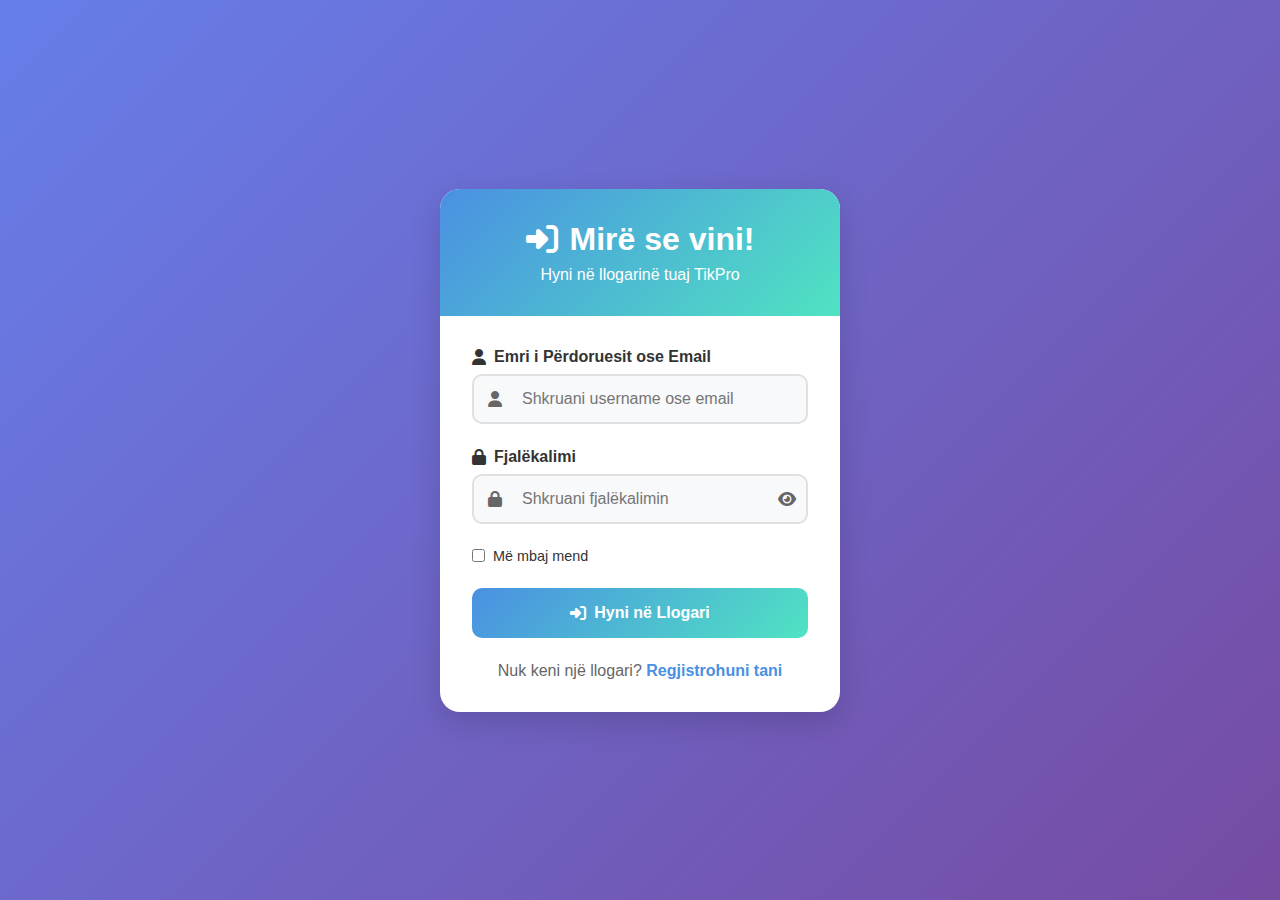
<file: index.html>
<!DOCTYPE html>
<html lang="sq">
  <head>
    <meta charset="UTF-8" />
    <meta name="viewport" content="width=device-width, initial-scale=1.0" />
    <title>TikPro - Likes & Views për TikTok | Rriste Profilin Tënd</title>
    <meta
      name="description"
      content="TikPro - Platforma më e besueshme për të blerë likes dhe views për TikTok. Paketa falas dhe me çmime të lira."
    />
    <!-- Shto këtë në head: -->
<script src="database.js"></script>

<!-- Ndrysho login/logout buttons sipas nevojës -->
    <meta property="og:title" content="TikPro - Likes & Views për TikTok" />
    <meta
      property="og:description"
      content="Rrite profilin tënd TikTok me likes dhe views të vërteta. Paketa falas në dispozicion!"
    />
<link rel="icon" type="image/png" href="https://icon2.cleanpng.com/20240214/kxl/transparent-tiktok-logo-tiktok-logo-blue-and-pink-lettering-re-retro-style-tiktok-logo-evoking-1950s-1710878265139.webp" />
    <link rel="preconnect" href="https://fonts.googleapis.com" />
    <link rel="preconnect" href="https://fonts.gstatic.com" crossorigin />
    <link
      href="https://fonts.googleapis.com/css2?family=Plus+Jakarta+Sans:wght@400;500;600;700;800&display=swap"
      rel="stylesheet"
    />
    <link rel="stylesheet" href="style.css" />
    <script type="text/javascript" src="https://cdn.weglot.com/weglot.min.js"></script>
<script type="text/javascript" src="https://cdn.weglot.com/weglot.min.js"></script>
<script class="weglot-container">
    Weglot.initialize({
        api_key: 'wg_407ceb0a754d47002779caeb2a39b20a6'
    });
</script>
  </head>
 
</script>
  <body>
    <div id="loading-bar"></div>
    <header class="header" id="header">
      <div class="container header-content">
        <a href="index.html" class="logo" data-testid="link-logo">
          
          <svg class="logo-icon" viewBox="0 0 24 24" fill="currentColor">
            <path
              d="M19.59 6.69a4.83 4.83 0 0 1-3.77-4.25V2h-3.45v13.67a2.89 2.89 0 0 1-5.2 1.74 2.89 2.89 0 0 1 2.31-4.64 2.93 2.93 0 0 1 .88.13V9.4a6.84 6.84 0 0 0-1-.05A6.33 6.33 0 0 0 5 20.1a6.34 6.34 0 0 0 10.86-4.43v-7a8.16 8.16 0 0 0 4.77 1.52v-3.4a4.85 4.85 0 0 1-1-.1z"
            />
          </svg>
          <span>Tik<span class="text-primary">Pro</span></span>
        </a>
        <div style="display: flex; align-items: center; gap: 8px; font-family: sans-serif; font-size: 12px; color: #4ade80; background: rgba(74, 222, 128, 0.1); padding: 4px 10px; border-radius: 20px; width: fit-content; margin: 10px auto;">
    <span style="position: relative; display: flex; h-weight: 8px; width: 8px;">
        <span style="animate-ping: absolute; display: inline-flex; height: 100%; width: 100%; border-radius: 50%; background: #4ade80; opacity: 0.75; animation: ping 1.5s cubic-bezier(0, 0, 0.2, 1) infinite;"></span>
        <span style="position: relative; display: inline-flex; border-radius: 50%; height: 8px; width: 8px; background: #22c55e;"></span>
    </span>
    <span style="text-transform: uppercase; letter-spacing: 0.5px; font-weight: bold;">SMM Servers: Operational</span>
</div>

<style>
@keyframes ping {
  75%, 100% { transform: scale(2); opacity: 0; }
}
</style>
        <nav class="nav-desktop" data-testid="nav-desktop">
  <a href="index.html" class="nav-link active">Kryefaqja</a>
  <a href="packages.html" class="nav-link">Paketa</a>
  <a href="contact.html" class="nav-link">Kontakt</a>
  <a href="privacy.html" class="nav-link">Privatësia</a>
  
  <!-- User Menu (do të shfaqet vetëm nëse user është logged in) -->
  <div class="user-menu" id="userMenu" style="display: none;">
    <!-- Do të mbushët me JavaScript -->
  </div>
  
  <a href="login.html" class="nav-link admin-link" title="Admin Login" id="adminLink">
    <svg viewBox="0 0 24 24" fill="currentColor" style="width: 18px; height: 18px; margin-right: 5px;">
      <path d="M12 2a5 5 0 0 0-5 5v2H5a2 2 0 0 0-2 2v6a2 2 0 0 0 2 2h14a2 2 0 0 0 2-2v-6a2 2 0 0 0-2-2h-2V7a5 5 0 0 0-5-5z"/>
      <path d="M12 12h-2v2h2v-2zm0-4h-2v2h2V8z"/>
    </svg>
    Admin
  </a>
</nav>
        <div class="header-actions">
          <button
            class="theme-toggle"
            id="themeToggle"
            data-testid="button-theme-toggle"
            aria-label="Toggle dark mode"
          >
            <svg
              class="icon-moon"
              viewBox="0 0 24 24"
              fill="none"
              stroke="currentColor"
              stroke-width="2"
            >
              <path d="M21 12.79A9 9 0 1 1 11.21 3 7 7 0 0 0 21 12.79z" />
            </svg>
            <svg
              class="icon-sun"
              viewBox="0 0 24 24"
              fill="none"
              stroke="currentColor"
              stroke-width="2"
            >
              <circle cx="12" cy="12" r="5" />
              <line x1="12" y1="1" x2="12" y2="3" />
              <line x1="12" y1="21" x2="12" y2="23" />
              <line x1="4.22" y1="4.22" x2="5.64" y2="5.64" />
              <line x1="18.36" y1="18.36" x2="19.78" y2="19.78" />
              <line x1="1" y1="12" x2="3" y2="12" />
              <line x1="21" y1="12" x2="23" y2="12" />
              <line x1="4.22" y1="19.78" x2="5.64" y2="18.36" />
              <line x1="18.36" y1="5.64" x2="19.78" y2="4.22" />
            </svg>
          </button>
          <button
            class="menu-toggle"
            id="menuToggle"
            data-testid="button-mobile-menu"
          >
            <span></span>
            <span></span>
            <span></span>
          </button>
        </div>
      </div>
   
<nav class="nav-mobile" id="mobileNav">
  <a href="index.html" class="nav-link active">Kryefaqja</a>
  <a href="packages.html" class="nav-link">Paketa</a>
  <a href="contact.html" class="nav-link">Kontakt</a>
  <a href="privacy.html" class="nav-link">Privatësia</a>

  <div id="mobileLogoutContainer"></div>
  
  <a href="login.html" class="nav-link admin-link" id="mobileAdminLink">
    <svg viewBox="0 0 24 24" fill="currentColor" style="width: 18px; height: 18px; margin-right: 5px;">
      <path d="M12 2a5 5 0 0 0-5 5v2H5a2 2 0 0 0-2 2v6a2 2 0 0 0 2 2h14a2 2 0 0 0 2-2v-6a2 2 0 0 0-2-2h-2V7a5 5 0 0 0-5-5z"/>
      <path d="M12 12h-2v2h2v-2zm0-4h-2v2h2V8z"/>
    </svg>
    Admin
  </a>
</nav>
    </header>

    <section class="hero">
      <div class="hero-bg"></div>
      <div class="container hero-content">
        <div class="hero-icon">
          <svg viewBox="0 0 24 24" fill="currentColor">
            <path
              d="M19.59 6.69a4.83 4.83 0 0 1-3.77-4.25V2h-3.45v13.67a2.89 2.89 0 0 1-5.2 1.74 2.89 2.89 0 0 1 2.31-4.64 2.93 2.93 0 0 1 .88.13V9.4a6.84 6.84 0 0 0-1-.05A6.33 6.33 0 0 0 5 20.1a6.34 6.34 0 0 0 10.86-4.43v-7a8.16 8.16 0 0 0 4.77 1.52v-3.4a4.85 4.85 0 0 1-1-.1z"
            />
          </svg>
        </div>
        <h1 class="hero-title">Tik<span class="text-primary">Pro</span></h1>
        <p class="hero-subtitle">Rrite Profilin Tënd TikTok</p>
        <p class="hero-description">
          Merr likes dhe views të vërteta për videot e tua TikTok. Shërbim i
          shpejtë, i sigurt dhe me çmime të lira.
        </p>
        <div class="hero-buttons">
          <a
            href="packages.html"
            class="btn btn-primary btn-lg"
            data-testid="button-view-packages"
            >Shiko Paketat</a
          >
          <a
            href="contact.html"
            class="btn btn-outline btn-lg"
            data-testid="link-contact-hero"
            >Kontakto</a
          >
        </div>
        <div class="trust-indicators">
          <div class="trust-item">
            <svg
              class="trust-icon green"
              viewBox="0 0 24 24"
              fill="none"
              stroke="currentColor"
              stroke-width="2"
            >
              <path d="M22 11.08V12a10 10 0 1 1-5.93-9.14" />
              <polyline points="22 4 12 14.01 9 11.01" />
            </svg>
            <span>10,000+ Klientë</span>
          </div>
          <div class="trust-item">
            <svg
              class="trust-icon primary"
              viewBox="0 0 24 24"
              fill="none"
              stroke="currentColor"
              stroke-width="2"
            >
              <path d="M12 22s8-4 8-10V5l-8-3-8 3v7c0 6 8 10 8 10z" />
            </svg>
            <span>100% i Sigurt</span>
          </div>
          <div class="trust-item">
            <svg
              class="trust-icon yellow"
              viewBox="0 0 24 24"
              fill="none"
              stroke="currentColor"
              stroke-width="2"
            >
              <polygon points="13 2 3 14 12 14 11 22 21 10 12 10 13 2" />
            </svg>
            <span>Dorëzim i Shpejtë</span>
          </div>
        </div>
      </div>
    </section>

    <section class="section section-free" id="free-packages">
      <div class="container">
        <div class="section-header">
          <span class="badge badge-primary" data-testid="badge-free"
            >FALAS</span
          >
          <h2 class="section-title">Paketa Falas</h2>
          <p class="section-subtitle">
            Fillo pa paguar asgjë! Merr likes dhe views falas për të provuar
            shërbimin tonë.
          </p>
        </div>
        <div class="free-packages-grid">
          <div class="card card-free card-likes" data-testid="card-free-likes">
            <div class="card-badge">Kohë e Kufizuar</div>
            <div class="card-header">
              <div class="card-icon likes">
                <svg viewBox="0 0 24 24" fill="currentColor">
                  <path
                    d="M20.84 4.61a5.5 5.5 0 0 0-7.78 0L12 5.67l-1.06-1.06a5.5 5.5 0 0 0-7.78 7.78l1.06 1.06L12 21.23l7.78-7.78 1.06-1.06a5.5 5.5 0 0 0 0-7.78z"
                  />
                </svg>
              </div>
              <h3 class="card-title">Likes Falas</h3>
            </div>
            <div class="card-amount">500 <span>likes</span></div>
            <ul class="card-features">
              <li>
                <svg
                  viewBox="0 0 24 24"
                  fill="none"
                  stroke="currentColor"
                  stroke-width="2"
                >
                  <polyline points="20 6 9 17 4 12" />
                </svg>
                Likes të vërteta nga përdorues realë
              </li>
              <li>
                <svg
                  viewBox="0 0 24 24"
                  fill="none"
                  stroke="currentColor"
                  stroke-width="2"
                >
                  <polyline points="20 6 9 17 4 12" />
                </svg>
                Dorëzim brenda 24 orëve
              </li>
              <li>
                <svg
                  viewBox="0 0 24 24"
                  fill="none"
                  stroke="currentColor"
                  stroke-width="2"
                >
                  <polyline points="20 6 9 17 4 12" />
                </svg>
                Pa fjalëkalim të nevojshëm
              </li>
            </ul>
            <button
              class="btn btn-primary btn-full"
              onclick="openFreeModal('likes', 500)"
              data-testid="button-get-free-likes"
            >
              Get
            </button>
          </div>

          <div class="card card-free card-views" data-testid="card-free-views">

            <div class="card-badge card-badge-secondary">Kohë e Kufizuar</div>

            <div class="card-header">

              <div class="card-icon views">

                <svg

                  viewBox="0 0 24 24"

                  fill="none"

                  stroke="currentColor"

                  stroke-width="2"

                >

                  <path d="M1 12s4-8 11-8 11 8 11 8-4 8-11 8-11-8-11-8z" />

                  <circle cx="12" cy="12" r="3" />

                </svg>

              </div>

              <h3 class="card-title">Views Falas</h3>

            </div>

            <div class="card-amount">1,000 <span>views</span></div>

            <ul class="card-features">

              <li>

                <svg

                  viewBox="0 0 24 24"

                  fill="none"

                  stroke="currentColor"

                  stroke-width="2"

                >

                  <polyline points="20 6 9 17 4 12" />

                </svg>

                Views të vërteta nga përdorues realë

              </li>

              <li>

                <svg

                  viewBox="0 0 24 24"

                  fill="none"

                  stroke="currentColor"

                  stroke-width="2"

                >

                  <polyline points="20 6 9 17 4 12" />

                </svg>

                Dorëzim brenda 24 orëve

              </li>

              <li>

                <svg

                  viewBox="0 0 24 24"

                  fill="none"

                  stroke="currentColor"

                  stroke-width="2"

                >

                  <polyline points="20 6 9 17 4 12" />

                </svg>

                Pa fjalëkalim të nevojshëm

              </li>

            </ul>

            <button

              class="btn btn-secondary btn-full"

              onclick="openFreeModal('views', 1000)"

              data-testid="button-get-free-views"

            >

              Get

            </button>
        </form>
    </div>
</div>
          </div>
        </div>
      </div>
    </section>

    <section class="section" id="likes-packages">
      <div class="container">
        <div class="section-header">
          <div class="section-icon likes">
            <svg viewBox="0 0 24 24" fill="currentColor">
              <path
                d="M20.84 4.61a5.5 5.5 0 0 0-7.78 0L12 5.67l-1.06-1.06a5.5 5.5 0 0 0-7.78 7.78l1.06 1.06L12 21.23l7.78-7.78 1.06-1.06a5.5 5.5 0 0 0 0-7.78z"
              />
            </svg>
          </div>
          <h2 class="section-title">Paketa Likes</h2>
          <p class="section-subtitle">
            Zgjidh paketën që i përshtatet nevojave të tua. Çmime të lira dhe
            dorëzim i garantuar.
          </p>
        </div>
        <div class="packages-grid" id="likesGrid"></div>
      </div>
    </section>

    <section class="section section-alt" id="views-packages">
      <div class="container">
        <div class="section-header">
          <div class="section-icon views">
            <svg
              viewBox="0 0 24 24"
              fill="none"
              stroke="currentColor"
              stroke-width="2"
            >
              <path d="M1 12s4-8 11-8 11 8 11 8-4 8-11 8-11-8-11-8z" />
              <circle cx="12" cy="12" r="3" />
            </svg>
          </div>
          <h2 class="section-title">Paketa Views</h2>
          <p class="section-subtitle">
            Rrite numrin e shikimeve të videove të tua me paketat tona të lira.
          </p>
        </div>
        <div class="packages-grid" id="viewsGrid"></div>
      </div>
    </section>

    <section class="section">
      <div class="container">
        <div class="section-header">
          <h2 class="section-title">Pse TikPro?</h2>
          <p class="section-subtitle">
            Platforma jonë ofron shërbimin më të mirë për rritjen e profilit
            tënd TikTok.
          </p>
        </div>
        <div class="features-grid">
          <div class="feature-card" data-testid="feature-fast">
            <div class="feature-icon primary">
              <svg
                viewBox="0 0 24 24"
                fill="none"
                stroke="currentColor"
                stroke-width="2"
              >
                <polygon points="13 2 3 14 12 14 11 22 21 10 12 10 13 2" />
              </svg>
            </div>
            <h3>Dorëzim i Shpejtë</h3>
            <p>
              Porosia juaj fillon të përpunohet menjëherë dhe përfundon brenda
              24 orëve.
            </p>
          </div>
          <div class="feature-card" data-testid="feature-secure">
            <div class="feature-icon green">
              <svg
                viewBox="0 0 24 24"
                fill="none"
                stroke="currentColor"
                stroke-width="2"
              >
                <path d="M12 22s8-4 8-10V5l-8-3-8 3v7c0 6 8 10 8 10z" />
              </svg>
            </div>
            <h3>100% i Sigurt</h3>
            <p>
              Nuk kërkojmë fjalëkalimin tuaj. Llogaria juaj mbetet plotësisht e
              sigurt.
            </p>
          </div>
          <div class="feature-card" data-testid="feature-support">
            <div class="feature-icon blue">
              <svg
                viewBox="0 0 24 24"
                fill="none"
                stroke="currentColor"
                stroke-width="2"
              >
                <circle cx="12" cy="12" r="10" />
                <polyline points="12 6 12 12 16 14" />
              </svg>
            </div>
            <h3>Mbështetje 24/7</h3>
            <p>
              Ekipi ynë është gjithmonë gati për t'ju ndihmuar me çdo pyetje.
            </p>
          </div>
        </div>
      </div>
    </section>

    <footer class="footer">
      <div class="container">
        <div class="footer-grid">
          <div class="footer-brand">
            <a href="index.html" class="logo">
              <svg class="logo-icon" viewBox="0 0 24 24" fill="currentColor">
                <path
                  d="M19.59 6.69a4.83 4.83 0 0 1-3.77-4.25V2h-3.45v13.67a2.89 2.89 0 0 1-5.2 1.74 2.89 2.89 0 0 1 2.31-4.64 2.93 2.93 0 0 1 .88.13V9.4a6.84 6.84 0 0 0-1-.05A6.33 6.33 0 0 0 5 20.1a6.34 6.34 0 0 0 10.86-4.43v-7a8.16 8.16 0 0 0 4.77 1.52v-3.4a4.85 4.85 0 0 1-1-.1z"
                />
              </svg>
              <span>Tik<span class="text-primary">Pro</span></span>
            </a>
            <p>
              Platforma më e besueshme për rritjen e profilit tënd TikTok me
              likes dhe views të vërteta.
            </p>
            <div class="footer-stat">
              <svg viewBox="0 0 24 24" fill="currentColor" class="text-primary">
                <path
                  d="M20.84 4.61a5.5 5.5 0 0 0-7.78 0L12 5.67l-1.06-1.06a5.5 5.5 0 0 0-7.78 7.78l1.06 1.06L12 21.23l7.78-7.78 1.06-1.06a5.5 5.5 0 0 0 0-7.78z"
                />
              </svg>
              <span id="counter" data-target="10000" style="font-weight: bold;">0</span><span>+ Klientë</span>
            </div>
          </div>
          <div class="footer-links">
            <h4>Linqe të Shpejta</h4>
            <ul>
              <li>
                <a href="index.html" data-testid="link-footer-home"
                  >Kryefaqja</a
                >
              </li>
              <li>
                <a href="contact.html" data-testid="link-footer-contact"
                  >Kontakt</a
                >
              </li>
              <li>
                <a href="privacy.html" data-testid="link-footer-privacy"
                  >Privatësia</a
                >
              </li>
              <li><a href="packages.html">Paketa</a></li>
            </ul>
          </div>
          <div class="footer-contact">
            <h4>Kontakt</h4>
            <a
              href="mailto:infotikpro@gmail.com"
              data-testid="link-footer-email"
            >
              <svg
                viewBox="0 0 24 24"
                fill="none"
                stroke="currentColor"
                stroke-width="2"
              >
                <path
                  d="M4 4h16c1.1 0 2 .9 2 2v12c0 1.1-.9 2-2 2H4c-1.1 0-2-.9-2-2V6c0-1.1.9-2 2-2z"
                />
                <polyline points="22,6 12,13 2,6" />
              </svg>
             infotikpro@gmail.com
            </a>
            <p>Na kontaktoni 24/7 për çdo pyetje apo ndihmë.</p>
          </div>
        </div>
        <div class="footer-bottom">
          <p>&copy; 2026 TikPro. Të gjitha të drejtat e rezervuara.</p>
          <div class="footer-bottom-links">
            <a href="privacy.html" data-testid="link-footer-privacy-bottom"
              >Politika e Privatësisë</a
            >
            <span>•</span>
            <a href="contact.html" data-testid="link-footer-contact-bottom"
              >Kontakto</a
            >
          </div>
        </div>
      </div>
    </footer>

    <div class="modal" id="freeModal">
      <div class="modal-overlay" onclick="closeFreeModal()"></div>
      <div class="modal-content">
        <button
          class="modal-close"
          onclick="closeFreeModal()"
          data-testid="button-close-free-modal"
        >
          <svg
            viewBox="0 0 24 24"
            fill="none"
            stroke="currentColor"
            stroke-width="2"
          >
            <line x1="18" y1="6" x2="6" y2="18" />
            <line x1="6" y1="6" x2="18" y2="18" />
          </svg>
        </button>
        <div class="modal-header">
          <div class="modal-icon" id="freeModalIcon"></div>
          <h3 id="freeModalTitle">Merr Likes Falas</h3>
          <p id="freeModalSubtitle">
            Plotëso të dhënat për të marrë paketën falas.
          </p>
        </div>
        <form id="freeForm" onsubmit="submitFreeForm(event)">
          <input type="hidden" id="freePackageType" value="" />
          <input type="hidden" id="freePackageAmount" value="" />
          <div class="form-group">
            <label for="freeVideoLink">Linku i Videos</label>
            <div class="input-icon">
              <svg
                viewBox="0 0 24 24"
                fill="none"
                stroke="currentColor"
                stroke-width="2"
              >
                <path
                  d="M10 13a5 5 0 0 0 7.54.54l3-3a5 5 0 0 0-7.07-7.07l-1.72 1.71"
                />
                <path
                  d="M14 11a5 5 0 0 0-7.54-.54l-3 3a5 5 0 0 0 7.07 7.07l1.71-1.71"
                />
              </svg>
              <input
                type="url"
                id="freeVideoLink"
                placeholder="https://tiktok.com/@user/video/..."
                required
                data-testid="input-video-link"
              />
            </div>
          </div>
          <div class="form-group">
            <label for="freeEmail">Email</label>
            <div class="input-icon">
              <svg
                viewBox="0 0 24 24"
                fill="none"
                stroke="currentColor"
                stroke-width="2"
              >
                <path
                  d="M4 4h16c1.1 0 2 .9 2 2v12c0 1.1-.9 2-2 2H4c-1.1 0-2-.9-2-2V6c0-1.1.9-2 2-2z"
                />
                <polyline points="22,6 12,13 2,6" />
              </svg>
              <input
                type="email"
                id="freeEmail"
                placeholder="email@shembull.com"
                required
                data-testid="input-email"
              />
            </div>
          </div>
          <button
            type="submit"
            class="btn btn-primary btn-full btn-lg"
            data-testid="button-submit-free"
          >
            Dërgo Porosinë
          </button>
        </form>
      </div>
    </div>

    <div class="modal" id="paidModal">
      <div class="modal-overlay" onclick="closePaidModal()"></div>
      <div class="modal-content modal-content-lg">
        <button
          class="modal-close"
          onclick="closePaidModal()"
          data-testid="button-close-paid-modal"
        >
          <svg
            viewBox="0 0 24 24"
            fill="none"
            stroke="currentColor"
            stroke-width="2"
          >
            <line x1="18" y1="6" x2="6" y2="18" />
            <line x1="6" y1="6" x2="18" y2="18" />
          </svg>
        </button>
        <div class="modal-header">
          <div class="modal-icon" id="paidModalIcon"></div>
          <h3 id="paidModalTitle">Bli Likes</h3>
          <p id="paidModalSubtitle">Çmimi: €0.00</p>
        </div>
        <form id="paidForm" onsubmit="submitPaidForm(event)">
          <input type="hidden" id="paidPackageType" value="" />
          <input type="hidden" id="paidPackageAmount" value="" />
          <input type="hidden" id="paidPackagePrice" value="" />
          <div class="form-group">
            <label for="paidVideoLink">Linku i Videos</label>
            <div class="input-icon">
              <svg
                viewBox="0 0 24 24"
                fill="none"
                stroke="currentColor"
                stroke-width="2"
              >
                <path
                  d="M10 13a5 5 0 0 0 7.54.54l3-3a5 5 0 0 0-7.07-7.07l-1.72 1.71"
                />
                <path
                  d="M14 11a5 5 0 0 0-7.54-.54l-3 3a5 5 0 0 0 7.07 7.07l1.71-1.71"
                />
              </svg>
              <input
                type="url"
                id="paidVideoLink"
                placeholder="https://tiktok.com/@user/video/..."
                required
                data-testid="input-video-link-paid"
              />
            </div>
          </div>
          <div class="form-group">
            <label for="paidEmail">Email</label>
            <div class="input-icon">
              <svg
                viewBox="0 0 24 24"
                fill="none"
                stroke="currentColor"
                stroke-width="2"
              >
                <path
                  d="M4 4h16c1.1 0 2 .9 2 2v12c0 1.1-.9 2-2 2H4c-1.1 0-2-.9-2-2V6c0-1.1.9-2 2-2z"
                />
                <polyline points="22,6 12,13 2,6" />
              </svg>
              <input
                type="email"
                id="paidEmail"
                placeholder="email@shembull.com"
                required
                data-testid="input-email-paid"
              />
            </div>
          </div>
          <div class="form-group">
            <label for="paidCardNumber">Numri i Kartelës</label>
            <div class="input-icon">
              <svg
                viewBox="0 0 24 24"
                fill="none"
                stroke="currentColor"
                stroke-width="2"
              >
                <rect x="1" y="4" width="22" height="16" rx="2" ry="2" />
                <line x1="1" y1="10" x2="23" y2="10" />
              </svg>
              <input
                type="text"
                id="paidCardNumber"
                placeholder="1234 5678 9012 3456"
                required
                data-testid="input-card-number"
              />
            </div>
          </div>
          <div class="form-group">
            <label for="paidAddress">Adresa</label>
            <div class="input-icon">
              <svg
                viewBox="0 0 24 24"
                fill="none"
                stroke="currentColor"
                stroke-width="2"
              >
                <path d="M21 10c0 7-9 13-9 13s-9-6-9-13a9 9 0 0 1 18 0z" />
                <circle cx="12" cy="10" r="3" />
              </svg>
              <input
                type="text"
                id="paidAddress"
                placeholder="Adresa juaj e plotë"
                required
                data-testid="input-address"
              />
            </div>
          </div>
          <div class="form-group">
            <label>Mënyra e Pagesës</label>
            <div class="radio-group">
              <label class="radio-label">
                <input
                  type="radio"
                  name="paymentMethod"
                  value="paypal"
                  checked
                  data-testid="radio-paypal"
                />
                <span class="radio-custom"></span>
                PayPal
              </label>
              <label class="radio-label">
                <input
                  type="radio"
                  name="paymentMethod"
                  value="card"
                  data-testid="radio-card"
                />
                <span class="radio-custom"></span>
                Kartelë
              </label>
            </div>
          </div>
          <div class="form-total">
            <span>Totali:</span>
            <span class="total-price" id="totalPrice">€0.00</span>
          </div>
          <button
            type="submit"
            class="btn btn-primary btn-full btn-lg"
            data-testid="button-submit-paid"
          >
            Paguaj Tani
          </button>
        </form>
      </div>
    </div>

    <div class="modal" id="successModal">
      <div class="modal-overlay" onclick="closeSuccessModal()"></div>
      <div class="modal-content modal-content-sm">
        <div class="success-content">
          <div class="success-icon">
            <svg
              viewBox="0 0 24 24"
              fill="none"
              stroke="currentColor"
              stroke-width="2"
            >
              <path d="M22 11.08V12a10 10 0 1 1-5.93-9.14" />
              <polyline points="22 4 12 14.01 9 11.01" />
            </svg>
          </div>
          <h3>Sukses!</h3>
          <p id="successMessage">Porosia juaj u dërgua me sukses!</p>
          <button
            class="btn btn-primary"
            onclick="closeSuccessModal()"
            data-testid="button-close-success"
          >
            OK
          </button>
        </div>
      </div>
    </div>


    
<style>
   
    #salesPopup {
        position: fixed;
    top: 100px;
        right: 20px; 
        background: white;
        color: #333;
        padding: 15px 20px;
        border-radius: 10px;
        box-shadow: 0 5px 20px rgba(0,0,0,0.3);
        display: flex;
        align-items: center;
        gap: 10px;
        z-index: 10000;
        font-family: 'Segoe UI', Tahoma, Geneva, Verdana, sans-serif;
        border-right: 5px solid #00f2ea; 
       
        transform: translateX(120%);
        transition: transform 0.6s cubic-bezier(0.175, 0.885, 0.32, 1.275);
    }

    #salesPopup.active {
        transform: translateX(0); /
    }

    .sales-icon {
        background: #ff0050;
        color: white;
        width: 35px;
        height: 35px;
        border-radius: 50%;
        display: flex;
        justify-content: center;
        align-items: center;
        font-size: 18px;
    }

    .sales-text {
        font-size: 15px;
        line-height: 1.4;
    }

    .sales-text b {
        color: #000;
    }
</style>

<div id="salesPopup">
    <div class="sales-icon">🚀</div>
    <div class="sales-text" id="salesMsg">
        </div>
</div>

<script>
    (function() {
        const popup = document.getElementById('salesPopup');
        const msg = document.getElementById('salesMsg');

        const orders = [
            { emri: "Altini", qyteti: "Prishtinë", produkti: "500 Views" },
            { emri: "Klea", qyteti: "Tiranë", produkti: "200 Likes" },
            { emri: "Dritoni", qyteti: "Prizren", produkti: "1000 Views" },
            { emri: "Sara", qyteti: "Shkup", produkti: "50 Like" },
            { emri: "Enisi", qyteti: "Gjakovë", produkti: "300 Likes" }
        ];

        function showOrder() {
           
            const o = orders[Math.floor(Math.random() * orders.length)];
            
      
            msg.innerHTML = `<b>${o.emri}</b> nga ${o.qyteti}<br>sapo bleu <b>${o.produkti}</b>!`;
            
         
            popup.classList.add('active');
            
         
            setTimeout(() => {
                popup.classList.remove('active');
            }, 5000);
        }

       
        setTimeout(showOrder, 3000);

   
        setInterval(showOrder, 15000);
    })();
</script>
  

    <script>
    const counter = document.getElementById('counter');
    const target = +counter.getAttribute('data-target');
    const speed = 200;

    const updateCount = () => {
        const count = +counter.innerText;
        const inc = target / speed;

        if (count < target) {
            counter.innerText = Math.ceil(count + inc);
            setTimeout(updateCount, 10);
        } else {
            counter.innerText = target.toLocaleString(); 
        }
    };

   
    window.onload = updateCount;
</script>
    <!--Chatbot-->
    <script>
    window.addEventListener('load', () => {
        const bar = document.getElementById('loading-bar');
        
       
        bar.style.width = '30%';
        
       
        setTimeout(() => {
            bar.style.width = '100%';
            
            
            setTimeout(() => {
                bar.style.opacity = '0';
            }, 400);
        }, 300);
    });
</script>

<script>
(function(){if(!window.chatbase||window.chatbase("getState")!=="initialized"){window.chatbase=(...arguments)=>{if(!window.chatbase.q){window.chatbase.q=[]}window.chatbase.q.push(arguments)};window.chatbase=new Proxy(window.chatbase,{get(target,prop){if(prop==="q"){return target.q}return(...args)=>target(prop,...args)}})}const onLoad=function(){const script=document.createElement("script");script.src="https://www.chatbase.co/embed.min.js";script.id="vOCAaS9biLWAFVt9kwfmg";script.domain="www.chatbase.co";document.body.appendChild(script)};if(document.readyState==="complete"){onLoad()}else{window.addEventListener("load",onLoad)}})();
</script>


<script src="fix-packages-link.js"></script>
<script src="logout-fix.js"></script>
    <script src="script.js"></script>
    <script src="auth.js"></script>
  </body>
</html>
</file>
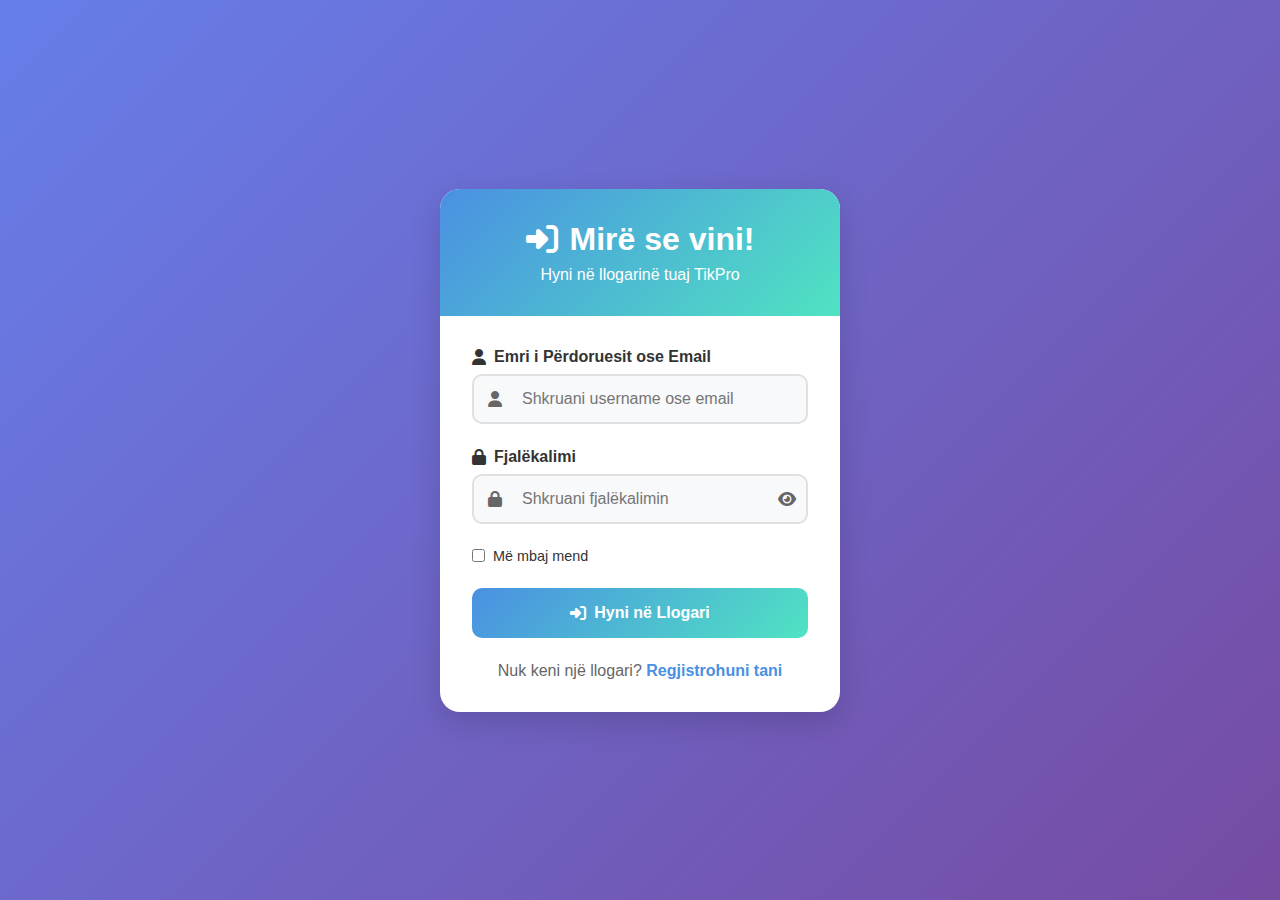
<file: admin.html>
<!doctype html>
<html lang="sq">
  <head>
    <meta charset="UTF-8" />
    <meta name="viewport" content="width=device-width, initial-scale=1.0" />
    <title>Admin Panel - TikPro</title>
    <meta name="description" content="Panel Administratori - TikPro" />
    <link
      rel="icon"
      type="image/png"
      href="https://icon2.cleanpng.com/20240214/kxl/transparent-tiktok-logo-tiktok-logo-blue-and-pink-lettering-re-retro-style-tiktok-logo-evoking-1950s-1710878265139.webp"
    />
    <link rel="preconnect" href="https://fonts.googleapis.com" />
    <link rel="preconnect" href="https://fonts.gstatic.com" crossorigin />
    <link
      href="https://fonts.googleapis.com/css2?family=Plus+Jakarta+Sans:wght@400;500;600;700;800&display=swap"
      rel="stylesheet"
    />
    <!-- FontAwesome Icons -->
    <link
      rel="stylesheet"
      href="https://cdnjs.cloudflare.com/ajax/libs/font-awesome/6.4.0/css/all.min.css"
    />
    <script
      type="text/javascript"
      src="https://cdn.weglot.com/weglot.min.js"
    ></script>
    <script
      type="text/javascript"
      src="https://cdn.weglot.com/weglot.min.js"
    ></script>
    <script>
      Weglot.initialize({
        api_key: "wg_407ceb0a754d47002779caeb2a39b20a6",
      });
    </script>
    <link rel="stylesheet" href="style.css" />
    <style>
      :root {
        --admin-bg: #f8fafc;
        --admin-card: #ffffff;
        --admin-border: #e2e8f0;
        --admin-text: #1e293b;
        --admin-muted: #64748b;
        --admin-primary: #3b82f6;
        --admin-primary-dark: #2563eb;
        --admin-success: #10b981;
        --admin-warning: #f59e0b;
        --admin-danger: #ef4444;
      }

      .dark {
        --admin-bg: #0f172a;
        --admin-card: #1e293b;
        --admin-border: #334155;
        --admin-text: #f1f5f9;
        --admin-muted: #94a3b8;
        --admin-primary: #60a5fa;
        --admin-primary-dark: #3b82f6;
      }

      body {
        background: var(--admin-bg);
        color: var(--admin-text);
        font-family: "Plus Jakarta Sans", sans-serif;
        margin: 0;
        padding: 0;
        min-height: 100vh;
      }

      .admin-container {
        max-width: 1200px;
        margin: 2rem auto;
        padding: 0 1rem;
      }

      .admin-header {
        display: flex;
        justify-content: space-between;
        align-items: center;
        margin-bottom: 2rem;
        padding-bottom: 1rem;
        border-bottom: 1px solid var(--admin-border);
        flex-wrap: wrap;
        gap: 1rem;
      }

      .admin-header h1 {
        margin: 0;
        font-size: 1.75rem;
        display: flex;
        align-items: center;
        gap: 0.5rem;
      }

      .admin-stats {
        display: grid;
        grid-template-columns: repeat(auto-fit, minmax(200px, 1fr));
        gap: 1rem;
        margin-bottom: 2rem;
      }

      .stat-card {
        background: var(--admin-card);
        padding: 1.5rem;
        border-radius: 12px;
        border: 1px solid var(--admin-border);
        text-align: center;
        transition:
          transform 0.2s,
          box-shadow 0.2s;
      }

      .stat-card:hover {
        transform: translateY(-2px);
        box-shadow: 0 4px 12px rgba(0, 0, 0, 0.1);
      }

      .stat-card h3 {
        font-size: 0.9rem;
        color: var(--admin-muted);
        margin-bottom: 0.5rem;
        text-transform: uppercase;
        letter-spacing: 0.5px;
      }

      .stat-card p {
        font-size: 2rem;
        font-weight: 700;
        color: var(--admin-primary);
        margin: 0;
      }

      .admin-table-container {
        background: var(--admin-card);
        border-radius: 12px;
        border: 1px solid var(--admin-border);
        overflow: hidden;
        margin: 2rem 0;
      }

      .admin-table {
        width: 100%;
        border-collapse: collapse;
      }

      .admin-table th {
        padding: 1rem;
        text-align: left;
        background: rgba(59, 130, 246, 0.05);
        font-weight: 600;
        color: var(--admin-text);
        border-bottom: 1px solid var(--admin-border);
        white-space: nowrap;
      }

      .admin-table td {
        padding: 1rem;
        border-bottom: 1px solid var(--admin-border);
        vertical-align: middle;
      }

      .admin-table tr:hover {
        background: rgba(59, 130, 246, 0.03);
      }

      .admin-table tr:last-child td {
        border-bottom: none;
      }

      .status-badge {
        display: inline-block;
        padding: 0.25rem 0.75rem;
        border-radius: 9999px;
        font-size: 0.75rem;
        font-weight: 600;
        text-transform: uppercase;
        white-space: nowrap;
      }

      .status-pending {
        background: rgba(245, 158, 11, 0.1);
        color: #f59e0b;
      }

      .status-completed {
        background: rgba(34, 197, 94, 0.1);
        color: #22c55e;
      }

      .tabs-container {
        margin-bottom: 1.5rem;
        border-bottom: 1px solid var(--admin-border);
        padding-bottom: 0.5rem;
      }

      .tabs {
        display: flex;
        gap: 0.5rem;
        overflow-x: auto;
        padding-bottom: 2px;
      }

      .tab {
        padding: 0.75rem 1.5rem;
        background: none;
        border: none;
        color: var(--admin-muted);
        font-weight: 600;
        cursor: pointer;
        border-bottom: 3px solid transparent;
        transition: all 0.2s;
        white-space: nowrap;
        display: flex;
        align-items: center;
        gap: 0.5rem;
      }

      .tab:hover {
        color: var(--admin-primary);
      }

      .tab.active {
        color: var(--admin-primary);
        border-bottom-color: var(--admin-primary);
      }

      .tab-content {
        display: none;
      }

      .tab-content.active {
        display: block;
      }

      .logout-btn {
        background: var(--admin-primary);
        color: white;
        padding: 0.75rem 1.5rem;
        border: none;
        border-radius: 8px;
        cursor: pointer;
        font-weight: 600;
        font-family: "Plus Jakarta Sans", sans-serif;
        display: flex;
        align-items: center;
        gap: 0.5rem;
        transition: background 0.2s;
      }

      .logout-btn:hover {
        background: var(--admin-primary-dark);
      }

      .search-container {
        margin-bottom: 1.5rem;
      }

      .search-bar {
        width: 100%;
        padding: 0.75rem 1rem;
        border: 1px solid var(--admin-border);
        border-radius: 8px;
        background: var(--admin-card);
        color: var(--admin-text);
        font-family: "Plus Jakarta Sans", sans-serif;
        font-size: 0.95rem;
      }

      .search-bar:focus {
        outline: none;
        border-color: var(--admin-primary);
        box-shadow: 0 0 0 3px rgba(59, 130, 246, 0.1);
      }

      .tab-title {
        font-size: 1.5rem;
        margin-bottom: 1rem;
        display: flex;
        align-items: center;
        gap: 0.5rem;
      }

      .no-data {
        text-align: center;
        padding: 3rem;
        color: var(--admin-muted);
      }

      .no-data i {
        font-size: 3rem;
        margin-bottom: 1rem;
        opacity: 0.5;
      }

      /* ========== RESPONSIVE DESIGN ========== */
      @media (max-width: 1024px) {
        .admin-container {
          max-width: 95%;
          margin: 1.5rem auto;
          padding: 0 0.75rem;
        }

        .admin-table {
          display: block;
          overflow-x: auto;
          white-space: nowrap;
        }

        .admin-table th,
        .admin-table td {
          padding: 0.75rem 0.5rem;
          font-size: 0.875rem;
        }

        .stat-card {
          padding: 1rem;
        }

        .stat-card p {
          font-size: 1.5rem;
        }

        .tabs {
          gap: 0.25rem;
        }

        .tab {
          padding: 0.5rem 1rem;
          font-size: 0.875rem;
        }
      }

      @media (max-width: 768px) {
        .admin-container {
          margin: 1rem auto;
          padding: 0 0.5rem;
        }

        .admin-header {
          flex-direction: column;
          align-items: stretch;
          gap: 1rem;
          text-align: center;
        }

        .admin-header h1 {
          font-size: 1.5rem;
          justify-content: center;
        }

        .logout-btn {
          width: 100%;
          justify-content: center;
        }

        .admin-stats {
          grid-template-columns: repeat(2, 1fr);
          gap: 0.75rem;
        }

        .stat-card {
          padding: 0.75rem;
        }

        .stat-card h3 {
          font-size: 0.75rem;
        }

        .stat-card p {
          font-size: 1.25rem;
        }

        .tabs {
          overflow-x: auto;
          -webkit-overflow-scrolling: touch;
          scrollbar-width: none;
          padding-bottom: 5px;
        }

        .tabs::-webkit-scrollbar {
          display: none;
        }

        .tab {
          padding: 0.5rem 0.75rem;
          font-size: 0.8rem;
          flex-shrink: 0;
        }

        .search-bar {
          padding: 0.75rem;
          font-size: 0.9rem;
        }

        .tab-title {
          font-size: 1.25rem;
        }

        /* Mobile table view */
        .admin-table-container {
          border: none;
          background: transparent;
        }

        .admin-table {
          display: flex;
          flex-direction: column;
          overflow: visible;
          white-space: normal;
        }

        .admin-table thead {
          display: none;
        }

        .admin-table tbody {
          display: flex;
          flex-direction: column;
          gap: 0.75rem;
        }

        .admin-table tr {
          display: flex;
          flex-direction: column;
          background: var(--admin-card);
          border: 1px solid var(--admin-border);
          border-radius: 8px;
          padding: 0;
          margin: 0;
        }

        .admin-table td {
          display: flex;
          justify-content: space-between;
          align-items: center;
          padding: 0.75rem;
          border-bottom: 1px solid var(--admin-border);
          text-align: right;
        }

        .admin-table td:before {
          content: attr(data-label);
          font-weight: 600;
          color: var(--admin-muted);
          margin-right: 1rem;
          text-align: left;
          flex-shrink: 0;
        }

        .admin-table td:last-child {
          border-bottom: none;
        }

        .admin-table tr:hover {
          background: var(--admin-card);
        }
      }

      @media (max-width: 480px) {
        .admin-stats {
          grid-template-columns: 1fr;
        }

        .admin-header h1 {
          font-size: 1.25rem;
        }

        .tab {
          padding: 0.4rem 0.6rem;
          font-size: 0.75rem;
        }

        .stat-card p {
          font-size: 1.1rem;
        }

        .logout-btn {
          padding: 0.6rem;
          font-size: 0.9rem;
        }

        .admin-table td {
          flex-direction: column;
          align-items: flex-start;
          text-align: left;
        }

        .admin-table td:before {
          margin-right: 0;
          margin-bottom: 0.25rem;
        }
      }

      /* Dark mode improvements */
      .dark .stat-card {
        box-shadow: 0 2px 8px rgba(0, 0, 0, 0.2);
      }

      .dark .admin-table th {
        background: rgba(96, 165, 250, 0.05);
      }

      .dark .admin-table tr:hover {
        background: rgba(96, 165, 250, 0.03);
      }

      /* Loading state */
      .loading {
        opacity: 0.6;
        pointer-events: none;
      }

      /* Animations */
      @keyframes fadeIn {
        from {
          opacity: 0;
          transform: translateY(10px);
        }
        to {
          opacity: 1;
          transform: translateY(0);
        }
      }

      .tab-content.active {
        animation: fadeIn 0.3s ease-out;
      }
    </style>
  </head>
  <body class="body2">
    <div class="admin-container">
      <div class="admin-header">
        <h1><i class="fas fa-crown"></i> Admin Panel - TikPro</h1>
        <button class="logout-btn" onclick="logout()">
          <i class="fas fa-sign-out-alt"></i>
          Dil
        </button>
      </div>

      <!-- Stats -->
      <div class="admin-stats" id="statsContainer">
        <!-- Statistikat do të ngarkohen këtu -->
      </div>

      <!-- Tabs -->
      <div class="tabs-container">
        <div class="tabs">
          <button class="tab active" onclick="showTab('orders')">
            <i class="fas fa-box"></i>
            Porositë
          </button>
          <button class="tab" onclick="showTab('users')">
            <i class="fas fa-users"></i>
            Përdoruesit
          </button>
          <button class="tab" onclick="showTab('revenue')">
            <i class="fas fa-chart-line"></i>
            Fitimet
          </button>
        </div>
      </div>

      <!-- Search -->
      <div class="search-container">
        <input
          type="text"
          class="search-bar"
          id="searchInput"
          placeholder="🔍 Kërko porosi, përdorues ose email..."
          onkeyup="filterTable()"
        />
      </div>

      <!-- Orders Tab -->
      <div id="ordersTab" class="tab-content active">
        <h2 class="tab-title"><i class="fas fa-box"></i> Porositë e Fundit</h2>
        <div class="admin-table-container">
          <table class="admin-table" id="ordersTable">
            <thead>
              <tr>
                <th>ID</th>
                <th>Përdoruesi</th>
                <th>Shërbimi</th>
                <th>Sasia</th>
                <th>Çmimi</th>
                <th>Data</th>
                <th>Statusi</th>
                <th>Email</th>
              </tr>
            </thead>
            <tbody id="ordersTableBody">
              <!-- Porositë do të ngarkohen këtu -->
            </tbody>
          </table>
          <div id="noOrders" class="no-data" style="display: none">
            <i class="fas fa-inbox"></i>
            <h3>Nuk ka porosi</h3>
            <p>Asnjë porosi nuk është regjistruar akoma.</p>
          </div>
        </div>
      </div>

      <!-- Users Tab -->
      <div id="usersTab" class="tab-content">
        <h2 class="tab-title"><i class="fas fa-users"></i> Përdoruesit</h2>
        <div class="admin-table-container">
          <table class="admin-table" id="usersTable">
            <thead>
              <tr>
                <th>ID</th>
                <th>Emri</th>
                <th>Email</th>
                <th>Roli</th>
                <th>Data e Regjistrimit</th>
                <th>Porositë</th>
              </tr>
            </thead>
            <tbody id="usersTableBody">
              <!-- Përdoruesit do të ngarkohen këtu -->
            </tbody>
          </table>
          <div id="noUsers" class="no-data" style="display: none">
            <i class="fas fa-user-slash"></i>
            <h3>Nuk ka përdorues</h3>
            <p>Asnjë përdorues nuk është regjistruar akoma.</p>
          </div>
        </div>
      </div>

      <!-- Revenue Tab -->
      <div id="revenueTab" class="tab-content">
        <h2 class="tab-title">
          <i class="fas fa-chart-line"></i> Statistikat e Fitimit
        </h2>
        <div class="admin-stats" id="revenueStats">
          <!-- Statistikat e fitimit do të ngarkohen këtu -->
        </div>

        <h3
          style="
            margin-top: 2rem;
            margin-bottom: 1rem;
            display: flex;
            align-items: center;
            gap: 0.5rem;
          "
        >
          <i class="fas fa-calendar-alt"></i>
          Fitimet sipas Ditës (7 ditët e fundit)
        </h3>
        <div class="admin-table-container">
          <table class="admin-table" id="revenueTable">
            <thead>
              <tr>
                <th>Data</th>
                <th>Porositë</th>
                <th>Fitimi Total</th>
                <th>Mesatarja</th>
              </tr>
            </thead>
            <tbody id="revenueTableBody">
              <!-- Fitimet do të ngarkohen këtu -->
            </tbody>
          </table>
          <div id="noRevenue" class="no-data" style="display: none">
            <i class="fas fa-chart-bar"></i>
            <h3>Nuk ka të dhëna</h3>
            <p>Nuk ka të dhëna për fitimet akoma.</p>
          </div>
        </div>
      </div>
    </div>

    <script>
      // Kontrollo nëse përdoruesi është admin
      document.addEventListener("DOMContentLoaded", () => {
        const currentUser = JSON.parse(
          localStorage.getItem("tikproCurrentUser"),
        );

        if (!currentUser || currentUser.role !== "admin") {
          alert("❌ Qasje e ndaluar! Vetëm administratorët mund të hyjnë.");
          window.location.href = "login.html";
          return;
        }

        // Ngarko të dhënat
        loadAdminData();

        // Inicializo theme
        initTheme();

        // Refresh çdo 30 sekonda
        setInterval(loadAdminData, 30000);
      });

      function initTheme() {
        const savedTheme = localStorage.getItem("theme");
        if (
          savedTheme === "dark" ||
          (!savedTheme &&
            window.matchMedia("(prefers-color-scheme: dark)").matches)
        ) {
          document.documentElement.classList.add("dark");
        }
      }

      function loadAdminData() {
        loadStats();
        loadOrders();
        loadUsers();
        loadRevenueStats();
      }

      function loadStats() {
        try {
          const orders = JSON.parse(localStorage.getItem("tikproOrders")) || [];
          const users = JSON.parse(localStorage.getItem("tikproUsers")) || [];

          // Llogarit totalin
          const totalRevenue = orders.reduce(
            (sum, order) => sum + (parseFloat(order.price) || 0),
            0,
          );

          const pendingOrders = orders.filter(
            (o) => o.status === "pending",
          ).length;

          const completedOrders = orders.filter(
            (o) => o.status === "completed",
          ).length;

          document.getElementById("statsContainer").innerHTML = `
            <div class="stat-card">
              <h3>Total Përdorues</h3>
              <p>${users.length}</p>
            </div>
            <div class="stat-card">
              <h3>Total Porosi</h3>
              <p>${orders.length}</p>
            </div>
            <div class="stat-card">
              <h3>Fitimi Total</h3>
              <p>€${totalRevenue.toFixed(2)}</p>
            </div>
            <div class="stat-card">
              <h3>Porosi Aktive</h3>
              <p>${pendingOrders}</p>
            </div>
          `;
        } catch (error) {
          console.error("Error loading stats:", error);
        }
      }

      function loadOrders() {
        try {
          const orders = JSON.parse(localStorage.getItem("tikproOrders")) || [];
          const users = JSON.parse(localStorage.getItem("tikproUsers")) || [];

          // Rendit nga më e reja
          orders.sort(
            (a, b) =>
              new Date(b.date || b.timestamp) - new Date(a.date || a.timestamp),
          );

          const tbody = document.getElementById("ordersTableBody");

          if (orders.length === 0) {
            document.getElementById("noOrders").style.display = "block";
            tbody.innerHTML = "";
            return;
          }

          document.getElementById("noOrders").style.display = "none";

          tbody.innerHTML = orders
            .map((order) => {
              // Gjej përdoruesin
              let userName = "Unknown";
              let userEmail = order.email || "N/A";

              if (order.email) {
                const user = users.find((u) => u.email === order.email);
                if (user) {
                  userName = user.name || user.username;
                  userEmail = user.email;
                }
              }

              // Format data
              const orderDate = order.date || order.timestamp;
              const formattedDate = orderDate
                ? new Date(orderDate).toLocaleDateString("sq-AL", {
                    day: "2-digit",
                    month: "2-digit",
                    year: "numeric",
                    hour: "2-digit",
                    minute: "2-digit",
                  })
                : "N/A";

              // Shërbimi dhe sasia
              const type = order.type || "likes";
              const serviceName =
                {
                  followers: "Ndjekës",
                  views: "Shikime",
                  likes: "Pëlqime",
                }[type] || type;

              const amount = order.amount || "N/A";

              // Statusi
              const status = order.status || "pending";
              const statusClass =
                status === "completed" ? "status-completed" : "status-pending";
              const statusText =
                status === "completed" ? "Përfunduar" : "Në Pritje";

              return `
                <tr>
                  <td data-label="ID">#${order.id || "N/A"}</td>
                  <td data-label="Përdoruesi">${userName}</td>
                  <td data-label="Shërbimi">${serviceName}</td>
                  <td data-label="Sasia">${amount}</td>
                  <td data-label="Çmimi">€${(parseFloat(order.price) || 0).toFixed(2)}</td>
                  <td data-label="Data">${formattedDate}</td>
                  <td data-label="Statusi"><span class="status-badge ${statusClass}">${statusText}</span></td>
                  <td data-label="Email">${userEmail}</td>
                </tr>
              `;
            })
            .join("");
        } catch (error) {
          console.error("Error loading orders:", error);
          document.getElementById("ordersTableBody").innerHTML = `
            <tr>
              <td colspan="8" style="text-align: center; color: var(--admin-danger); padding: 2rem;">
                <i class="fas fa-exclamation-triangle"></i>
                <br>Gabim në ngarkimin e të dhënave
              </td>
            </tr>
          `;
        }
      }

      function loadUsers() {
        try {
          const users = JSON.parse(localStorage.getItem("tikproUsers")) || [];
          const orders = JSON.parse(localStorage.getItem("tikproOrders")) || [];

          // Llogarit numrin e porosive për çdo përdorues
          const userOrderCounts = {};
          orders.forEach((order) => {
            if (order.email) {
              userOrderCounts[order.email] =
                (userOrderCounts[order.email] || 0) + 1;
            }
          });

          const tbody = document.getElementById("usersTableBody");

          if (users.length === 0) {
            document.getElementById("noUsers").style.display = "block";
            tbody.innerHTML = "";
            return;
          }

          document.getElementById("noUsers").style.display = "none";

          tbody.innerHTML = users
            .map((user) => {
              const orderCount = userOrderCounts[user.email] || 0;
              const roleBadge =
                user.role === "admin"
                  ? '<span class="status-badge" style="background: rgba(255, 215, 0, 0.1); color: #ffd700;">👑 Admin</span>'
                  : '<span class="status-badge" style="background: rgba(59, 130, 246, 0.1); color: var(--admin-primary);">👤 User</span>';

              const createdAt = user.createdAt
                ? new Date(user.createdAt).toLocaleDateString("sq-AL", {
                    day: "2-digit",
                    month: "2-digit",
                    year: "numeric",
                  })
                : "N/A";

              return `
                <tr>
                  <td data-label="ID">${user.id}</td>
                  <td data-label="Emri">${user.name || user.username}</td>
                  <td data-label="Email">${user.email}</td>
                  <td data-label="Roli">${roleBadge}</td>
                  <td data-label="Data e Regjistrimit">${createdAt}</td>
                  <td data-label="Porositë">${orderCount}</td>
                </tr>
              `;
            })
            .join("");
        } catch (error) {
          console.error("Error loading users:", error);
        }
      }

      function loadRevenueStats() {
        try {
          const orders = JSON.parse(localStorage.getItem("tikproOrders")) || [];

          // Grupo sipas datës
          const revenueByDate = {};
          orders.forEach((order) => {
            const date = order.date || order.timestamp;
            if (date) {
              const day = new Date(date).toLocaleDateString("sq-AL");
              if (!revenueByDate[day]) {
                revenueByDate[day] = {
                  count: 0,
                  total: 0,
                };
              }
              revenueByDate[day].count++;
              revenueByDate[day].total += parseFloat(order.price) || 0;
            }
          });

          // Shfaq statistikat e fitimit
          const days = Object.keys(revenueByDate)
            .sort((a, b) => new Date(b) - new Date(a))
            .slice(0, 7); // 7 ditët e fundit

          const revenueTableBody = document.getElementById("revenueTableBody");

          if (days.length === 0) {
            document.getElementById("noRevenue").style.display = "block";
            revenueTableBody.innerHTML = "";
          } else {
            document.getElementById("noRevenue").style.display = "none";
            revenueTableBody.innerHTML = days
              .map((day) => {
                const data = revenueByDate[day];
                const average = data.count > 0 ? data.total / data.count : 0;

                return `
                  <tr>
                    <td data-label="Data">${day}</td>
                    <td data-label="Porositë">${data.count}</td>
                    <td data-label="Fitimi Total">€${data.total.toFixed(2)}</td>
                    <td data-label="Mesatarja">€${average.toFixed(2)}</td>
                  </tr>
                `;
              })
              .join("");
          }

          // Statistikat e përmbledhura
          const totalRevenue = orders.reduce(
            (sum, order) => sum + (parseFloat(order.price) || 0),
            0,
          );
          const avgRevenue =
            orders.length > 0 ? totalRevenue / orders.length : 0;

          document.getElementById("revenueStats").innerHTML = `
            <div class="stat-card">
              <h3>Fitimi Total</h3>
              <p>€${totalRevenue.toFixed(2)}</p>
            </div>
            <div class="stat-card">
              <h3>Porosi Total</h3>
              <p>${orders.length}</p>
            </div>
            <div class="stat-card">
              <h3>Fitim Mesatar</h3>
              <p>€${avgRevenue.toFixed(2)}</p>
            </div>
            <div class="stat-card">
              <h3>Ditët e Fundit</h3>
              <p>${days.length}</p>
            </div>
          `;
        } catch (error) {
          console.error("Error loading revenue stats:", error);
        }
      }

      function showTab(tabName) {
        // Hide all tabs
        document.querySelectorAll(".tab-content").forEach((tab) => {
          tab.classList.remove("active");
        });

        // Remove active class from all tabs
        document.querySelectorAll(".tab").forEach((tab) => {
          tab.classList.remove("active");
        });

        // Show selected tab
        document.getElementById(tabName + "Tab").classList.add("active");

        // Add active class to clicked tab
        event.target.classList.add("active");

        // Reset search
        document.getElementById("searchInput").value = "";
        filterTable();
      }

      function filterTable() {
        const searchTerm = document
          .getElementById("searchInput")
          .value.toLowerCase()
          .trim();

        const activeTab = document.querySelector(".tab-content.active").id;

        if (!searchTerm) {
          // Show all rows if search is empty
          const allRows = document.querySelectorAll(
            "#" + activeTab + " .admin-table tbody tr",
          );
          allRows.forEach((row) => (row.style.display = ""));
          return;
        }

        let selector;
        if (activeTab === "ordersTab") {
          selector = "#ordersTable tbody tr";
        } else if (activeTab === "usersTab") {
          selector = "#usersTable tbody tr";
        } else if (activeTab === "revenueTab") {
          selector = "#revenueTable tbody tr";
        } else {
          return;
        }

        const rows = document.querySelectorAll(selector);

        rows.forEach((row) => {
          const text = row.textContent.toLowerCase();
          row.style.display = text.includes(searchTerm) ? "" : "none";
        });
      }

      function logout() {
        if (confirm("Jeni të sigurt që doni të dilni nga admin panel?")) {
          localStorage.removeItem("tikproCurrentUser");
          localStorage.removeItem("tikproRemember");
          window.location.href = "login.html";
        }
      }

      // Make functions available globally
      window.showTab = showTab;
      window.filterTable = filterTable;
      window.logout = logout;
      window.loadAdminData = loadAdminData;
    </script>
  </body>
</html>
</file>
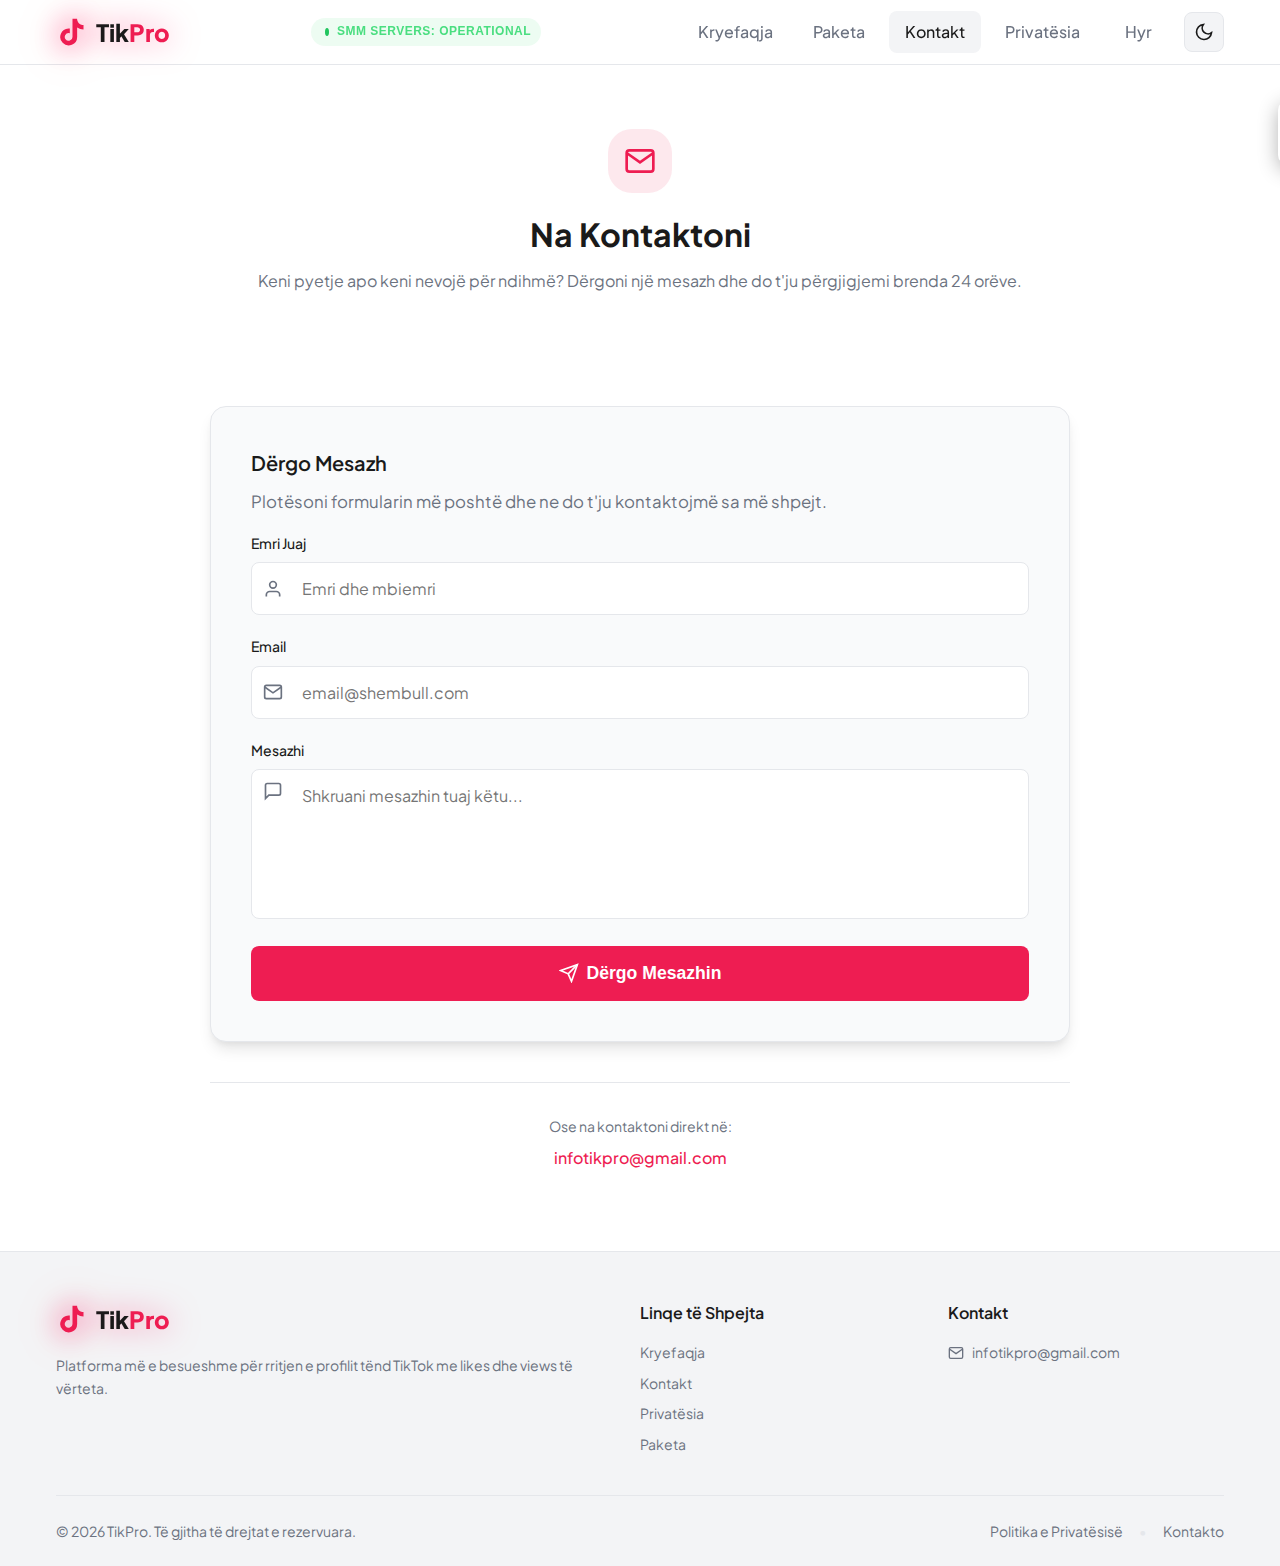
<file: contact.html>
<!doctype html>
<html lang="sq">
  <head>
    <meta charset="UTF-8" />
    <meta name="viewport" content="width=device-width, initial-scale=1.0" />
    <title>Kontakt - TikPro | Na Kontaktoni</title>
    <meta
      name="description"
      content="Na kontaktoni për çdo pyetje apo ndihmë. Ekipi ynë është gjithmonë gati t'ju ndihmojë."
    />
    <link
      rel="icon"
      type="image/png"
      href="https://icon2.cleanpng.com/20240214/kxl/transparent-tiktok-logo-tiktok-logo-blue-and-pink-lettering-re-retro-style-tiktok-logo-evoking-1950s-1710878265139.webp"
    />
    <link rel="preconnect" href="https://fonts.googleapis.com" />
    <link rel="preconnect" href="https://fonts.gstatic.com" crossorigin />
    <link
      href="https://fonts.googleapis.com/css2?family=Plus+Jakarta+Sans:wght@400;500;600;700;800&display=swap"
      rel="stylesheet"
    />
    <link rel="stylesheet" href="style.css" />
    <script
      type="text/javascript"
      src="https://cdn.weglot.com/weglot.min.js"
    ></script>
    <script
      type="text/javascript"
      src="https://cdn.weglot.com/weglot.min.js"
    ></script>
    <script>
      Weglot.initialize({
        api_key: "wg_407ceb0a754d47002779caeb2a39b20a6",
      });
    </script>
  </head>
  <body>
    <header class="header" id="header">
      <div class="container header-content">
        <a href="index.html" class="logo" data-testid="link-logo">
          <svg class="logo-icon" viewBox="0 0 24 24" fill="currentColor">
            <path
              d="M19.59 6.69a4.83 4.83 0 0 1-3.77-4.25V2h-3.45v13.67a2.89 2.89 0 0 1-5.2 1.74 2.89 2.89 0 0 1 2.31-4.64 2.93 2.93 0 0 1 .88.13V9.4a6.84 6.84 0 0 0-1-.05A6.33 6.33 0 0 0 5 20.1a6.34 6.34 0 0 0 10.86-4.43v-7a8.16 8.16 0 0 0 4.77 1.52v-3.4a4.85 4.85 0 0 1-1-.1z"
            />
          </svg>
          <span>Tik<span class="text-primary">Pro</span></span>
        </a>
        <div
          style="
            display: flex;
            align-items: center;
            gap: 8px;
            font-family: sans-serif;
            font-size: 12px;
            color: #4ade80;
            background: rgba(74, 222, 128, 0.1);
            padding: 4px 10px;
            border-radius: 20px;
            width: fit-content;
            margin: 10px auto;
          "
        >
          <span
            style="position: relative; display: flex; h-weight: 8px; width: 8px"
          >
            <span
              style="
                animate-ping: absolute;
                display: inline-flex;
                height: 100%;
                width: 100%;
                border-radius: 50%;
                background: #4ade80;
                opacity: 0.75;
                animation: ping 1.5s cubic-bezier(0, 0, 0.2, 1) infinite;
              "
            ></span>
            <span
              style="
                position: relative;
                display: inline-flex;
                border-radius: 50%;
                height: 8px;
                width: 8px;
                background: #22c55e;
              "
            ></span>
          </span>
          <span
            style="
              text-transform: uppercase;
              letter-spacing: 0.5px;
              font-weight: bold;
            "
            >SMM Servers: Operational</span
          >
        </div>

        <style>
          @keyframes ping {
            75%,
            100% {
              transform: scale(2);
              opacity: 0;
            }
          }
        </style>
        <nav class="nav-desktop" data-testid="nav-desktop">
          <a href="index.html" class="nav-link active">Kryefaqja</a>
          <a href="packages.html" class="nav-link">Paketa</a>
          <a href="contact.html" class="nav-link">Kontakt</a>
          <a href="privacy.html" class="nav-link">Privatësia</a>

          <div class="user-menu" id="userMenu" style="display: none"></div>

          <a
            href="login.html"
            class="nav-link admin-link"
            title="Admin Login"
            id="adminLink"
          >
            <svg
              viewBox="0 0 24 24"
              fill="currentColor"
              style="width: 18px; height: 18px; margin-right: 5px"
            >
              <path
                d="M12 2a5 5 0 0 0-5 5v2H5a2 2 0 0 0-2 2v6a2 2 0 0 0 2 2h14a2 2 0 0 0 2-2v-6a2 2 0 0 0-2-2h-2V7a5 5 0 0 0-5-5z"
              />
              <path d="M12 12h-2v2h2v-2zm0-4h-2v2h2V8z" />
            </svg>
            Admin
          </a>
        </nav>
        <div class="header-actions">
          <button
            class="theme-toggle"
            id="themeToggle"
            data-testid="button-theme-toggle"
            aria-label="Toggle dark mode"
          >
            <svg
              class="icon-moon"
              viewBox="0 0 24 24"
              fill="none"
              stroke="currentColor"
              stroke-width="2"
            >
              <path d="M21 12.79A9 9 0 1 1 11.21 3 7 7 0 0 0 21 12.79z" />
            </svg>
            <svg
              class="icon-sun"
              viewBox="0 0 24 24"
              fill="none"
              stroke="currentColor"
              stroke-width="2"
            >
              <circle cx="12" cy="12" r="5" />
              <line x1="12" y1="1" x2="12" y2="3" />
              <line x1="12" y1="21" x2="12" y2="23" />
              <line x1="4.22" y1="4.22" x2="5.64" y2="5.64" />
              <line x1="18.36" y1="18.36" x2="19.78" y2="19.78" />
              <line x1="1" y1="12" x2="3" y2="12" />
              <line x1="21" y1="12" x2="23" y2="12" />
              <line x1="4.22" y1="19.78" x2="5.64" y2="18.36" />
              <line x1="18.36" y1="5.64" x2="19.78" y2="4.22" />
            </svg>
          </button>
          <button
            class="menu-toggle"
            id="menuToggle"
            data-testid="button-mobile-menu"
          >
            <span></span>
            <span></span>
            <span></span>
          </button>
        </div>
      </div>
      <nav class="nav-mobile" id="mobileNav">
        <a href="index.html" class="nav-link active">Kryefaqja</a>
        <a href="contact.html" class="nav-link">Kontakt</a>
        <a href="packages.html" class="nav-link">Paketa</a>
        <a href="privacy.html" class="nav-link">Privatësia</a>

        <div class="user-menu" id="userMenu" style="display: none"></div>
        <a href="login.html" class="nav-link admin-link">
          <svg
            viewBox="0 0 24 24"
            fill="currentColor"
            style="width: 18px; height: 18px; margin-right: 5px"
          >
            <path
              d="M12 2a5 5 0 0 0-5 5v2H5a2 2 0 0 0-2 2v6a2 2 0 0 0 2 2h14a2 2 0 0 0 2-2v-6a2 2 0 0 0-2-2h-2V7a5 5 0 0 0-5-5z"
            />
            <path d="M12 12h-2v2h2v-2zm0-4h-2v2h2V8z" />
          </svg>
          Admin
        </a>
      </nav>
    </header>

    <div class="page-header">
      <div class="container">
        <div class="page-icon">
          <svg
            viewBox="0 0 24 24"
            fill="none"
            stroke="currentColor"
            stroke-width="2"
          >
            <path
              d="M4 4h16c1.1 0 2 .9 2 2v12c0 1.1-.9 2-2 2H4c-1.1 0-2-.9-2-2V6c0-1.1.9-2 2-2z"
            />
            <polyline points="22,6 12,13 2,6" />
          </svg>
        </div>
        <h1 class="page-title">Na Kontaktoni</h1>
        <p class="page-subtitle">
          Keni pyetje apo keni nevojë për ndihmë? Dërgoni një mesazh dhe do t'ju
          përgjigjemi brenda 24 orëve.
        </p>
      </div>
    </div>

    <div class="page-content">
      <div class="contact-card">
        <h2>Dërgo Mesazh</h2>
        <p>
          Plotësoni formularin më poshtë dhe ne do t'ju kontaktojmë sa më
          shpejt.
        </p>

        <form
          action="https://formspree.io/f/mrepgdnq"
          method="POST"
          id="contactForm"
        >
          <input
            type="hidden"
            name="_next"
            value="https://tik-pro-psi.vercel.app/contact.html"
          />
          <div class="form-group">
            <label for="contactName">Emri Juaj</label>
            <div class="input-icon">
              <svg
                viewBox="0 0 24 24"
                fill="none"
                stroke="currentColor"
                stroke-width="2"
              >
                <path d="M20 21v-2a4 4 0 0 0-4-4H8a4 4 0 0 0-4 4v2" />
                <circle cx="12" cy="7" r="4" />
              </svg>
              <input
                type="text"
                id="contactName"
                name="name"
                placeholder="Emri dhe mbiemri"
                required
              />
            </div>
          </div>
          <div class="form-group">
            <label for="contactEmail">Email</label>
            <div class="input-icon">
              <svg
                viewBox="0 0 24 24"
                fill="none"
                stroke="currentColor"
                stroke-width="2"
              >
                <path
                  d="M4 4h16c1.1 0 2 .9 2 2v12c0 1.1-.9 2-2 2H4c-1.1 0-2-.9-2-2V6c0-1.1.9-2 2-2z"
                />
                <polyline points="22,6 12,13 2,6" />
              </svg>
              <input
                type="email"
                id="contactEmail"
                name="email"
                placeholder="email@shembull.com"
                required
              />
            </div>
          </div>
          <div class="form-group">
            <label for="contactMessage">Mesazhi</label>
            <div class="textarea-icon">
              <svg
                viewBox="0 0 24 24"
                fill="none"
                stroke="currentColor"
                stroke-width="2"
              >
                <path
                  d="M21 15a2 2 0 0 1-2 2H7l-4 4V5a2 2 0 0 1 2-2h14a2 2 0 0 1 2 2z"
                />
              </svg>
              <textarea
                id="contactMessage"
                name="message"
                placeholder="Shkruani mesazhin tuaj këtu..."
                required
              ></textarea>
            </div>
          </div>
          <button
            type="submit"
            class="btn btn-primary btn-full btn-lg"
            data-testid="button-submit-contact"
          >
            <svg
              viewBox="0 0 24 24"
              fill="none"
              stroke="currentColor"
              stroke-width="2"
              style="width: 1.25rem; height: 1.25rem"
            >
              <line x1="22" y1="2" x2="11" y2="13" />
              <polygon points="22 2 15 22 11 13 2 9 22 2" />
            </svg>
            Dërgo Mesazhin
          </button>
        </form>

        <div
          id="contactSuccess"
          style="display: none; text-align: center; padding: 2rem 0"
        >
          <div
            style="
              width: 4rem;
              height: 4rem;
              margin: 0 auto 1rem;
              padding: 0.75rem;
              background: rgba(34, 197, 94, 0.1);
              border-radius: 50%;
            "
          >
            <svg
              viewBox="0 0 24 24"
              fill="none"
              stroke="#22c55e"
              stroke-width="2"
              style="width: 100%; height: 100%"
            >
              <path d="M22 11.08V12a10 10 0 1 1-5.93-9.14" />
              <polyline points="22 4 12 14.01 9 11.01" />
            </svg>
          </div>
          <h3
            style="font-size: 1.5rem; font-weight: 700; margin-bottom: 0.5rem"
          >
            Mesazhi u Dërgua!
          </h3>
          <p style="color: #6b7280; margin-bottom: 1.5rem">
            Faleminderit për kontaktimin. Do t'ju përgjigjemi sa më shpejt që
            mundemi.
          </p>
          <button
            class="btn btn-outline"
            onclick="resetContactForm()"
            data-testid="button-send-another"
          >
            Dërgo Mesazh Tjetër
          </button>
        </div>
      </div>

      <div class="contact-email">
        <p>Ose na kontaktoni direkt në:</p>
        <a href="mailto:infotikpro@gmail.com" data-testid="link-email"
          >infotikpro@gmail.com</a
        >
      </div>
    </div>

    <footer class="footer">
      <div class="container">
        <div class="footer-grid">
          <div class="footer-brand">
            <a href="index.html" class="logo">
              <svg class="logo-icon" viewBox="0 0 24 24" fill="currentColor">
                <path
                  d="M19.59 6.69a4.83 4.83 0 0 1-3.77-4.25V2h-3.45v13.67a2.89 2.89 0 0 1-5.2 1.74 2.89 2.89 0 0 1 2.31-4.64 2.93 2.93 0 0 1 .88.13V9.4a6.84 6.84 0 0 0-1-.05A6.33 6.33 0 0 0 5 20.1a6.34 6.34 0 0 0 10.86-4.43v-7a8.16 8.16 0 0 0 4.77 1.52v-3.4a4.85 4.85 0 0 1-1-.1z"
                />
              </svg>
              <span>Tik<span class="text-primary">Pro</span></span>
            </a>
            <p>
              Platforma më e besueshme për rritjen e profilit tënd TikTok me
              likes dhe views të vërteta.
            </p>
          </div>
          <div class="footer-links">
            <h4>Linqe të Shpejta</h4>
            <ul>
              <li><a href="index.html">Kryefaqja</a></li>
              <li><a href="contact.html">Kontakt</a></li>
              <li><a href="privacy.html">Privatësia</a></li>
              <li><a href="packages.html">Paketa</a></li>
            </ul>
          </div>
          <div class="footer-contact">
            <h4>Kontakt</h4>
            <a href="mailto:infotikpro@gmail.com">
              <svg
                viewBox="0 0 24 24"
                fill="none"
                stroke="currentColor"
                stroke-width="2"
              >
                <path
                  d="M4 4h16c1.1 0 2 .9 2 2v12c0 1.1-.9 2-2 2H4c-1.1 0-2-.9-2-2V6c0-1.1.9-2 2-2z"
                />
                <polyline points="22,6 12,13 2,6" />
              </svg>
              infotikpro@gmail.com
            </a>
          </div>
        </div>
        <div class="footer-bottom">
          <p>&copy; 2026 TikPro. Të gjitha të drejtat e rezervuara.</p>
          <div class="footer-bottom-links">
            <a href="privacy.html">Politika e Privatësisë</a>
            <span>•</span>
            <a href="contact.html">Kontakto</a>
          </div>
        </div>
      </div>
    </footer>

    <style>

      #salesPopup {
          position: fixed;
          top: 100px;
          right: 20px;
          background: #ffffff;
          color: #333;
          padding: 15px 20px;
          border-radius: 10px;
          box-shadow: 0 5px 20px rgba(0,0,0,0.3);
          display: flex;
          align-items: center;
          gap: 10px;
          z-index: 10000;
          font-family: 'Segoe UI', Tahoma, Geneva, Verdana, sans-serif;
          border-right: 5px solid #00f2ea;

          transform: translateX(120%);
          transition: transform 0.6s cubic-bezier(0.175, 0.885, 0.32, 1.275);
      }

      #salesPopup.active {
          transform: translateX(0); /
      }

      .sales-icon {
          background: #ff0050;
          color: white;
          width: 35px;
          height: 35px;
          border-radius: 50%;
          display: flex;
          justify-content: center;
          align-items: center;
          font-size: 18px;
      }

      .sales-text {
          font-size: 13px;
          line-height: 1.4;
      }

      .sales-text b {
          color: #000;
      }
    </style>

    <div id="salesPopup">
      <div class="sales-icon">🚀</div>
      <div class="sales-text" id="salesMsg"></div>
    </div>

    <script>
      (function () {
        const popup = document.getElementById("salesPopup");
        const msg = document.getElementById("salesMsg");

        const orders = [
          { emri: "Altini", qyteti: "Prishtinë", produkti: "500 Views" },
          { emri: "Klea", qyteti: "Tiranë", produkti: "200 Likes" },
          { emri: "Dritoni", qyteti: "Prizren", produkti: "1000 Views" },
          { emri: "Sara", qyteti: "Shkup", produkti: "50 Like" },
          { emri: "Enisi", qyteti: "Gjakovë", produkti: "300 Likes" },
        ];

        function showOrder() {
          const o = orders[Math.floor(Math.random() * orders.length)];

          msg.innerHTML = `<b>${o.emri}</b> nga ${o.qyteti}<br>sapo bleu <b>${o.produkti}</b>!`;

          popup.classList.add("active");

          setTimeout(() => {
            popup.classList.remove("active");
          }, 5000);
        }

        setTimeout(showOrder, 3000);

        setInterval(showOrder, 15000);
      })();
    </script>

    <!-- Start of OpenWidget (www.openwidget.com) code -->
    <script>
      (function () {
        if (!window.chatbase || window.chatbase("getState") !== "initialized") {
          window.chatbase = (...arguments) => {
            if (!window.chatbase.q) {
              window.chatbase.q = [];
            }
            window.chatbase.q.push(arguments);
          };
          window.chatbase = new Proxy(window.chatbase, {
            get(target, prop) {
              if (prop === "q") {
                return target.q;
              }
              return (...args) => target(prop, ...args);
            },
          });
        }
        const onLoad = function () {
          const script = document.createElement("script");
          script.src = "https://www.chatbase.co/embed.min.js";
          script.id = "vOCAaS9biLWAFVt9kwfmg";
          script.domain = "www.chatbase.co";
          document.body.appendChild(script);
        };
        if (document.readyState === "complete") {
          onLoad();
        } else {
          window.addEventListener("load", onLoad);
        }
      })();
    </script>
    <script src="fix-packages-link.js"></script>
    <script src="logout-fix.js"></script>
    <script src="script.js"></script>
  </body>
</html>
</file>
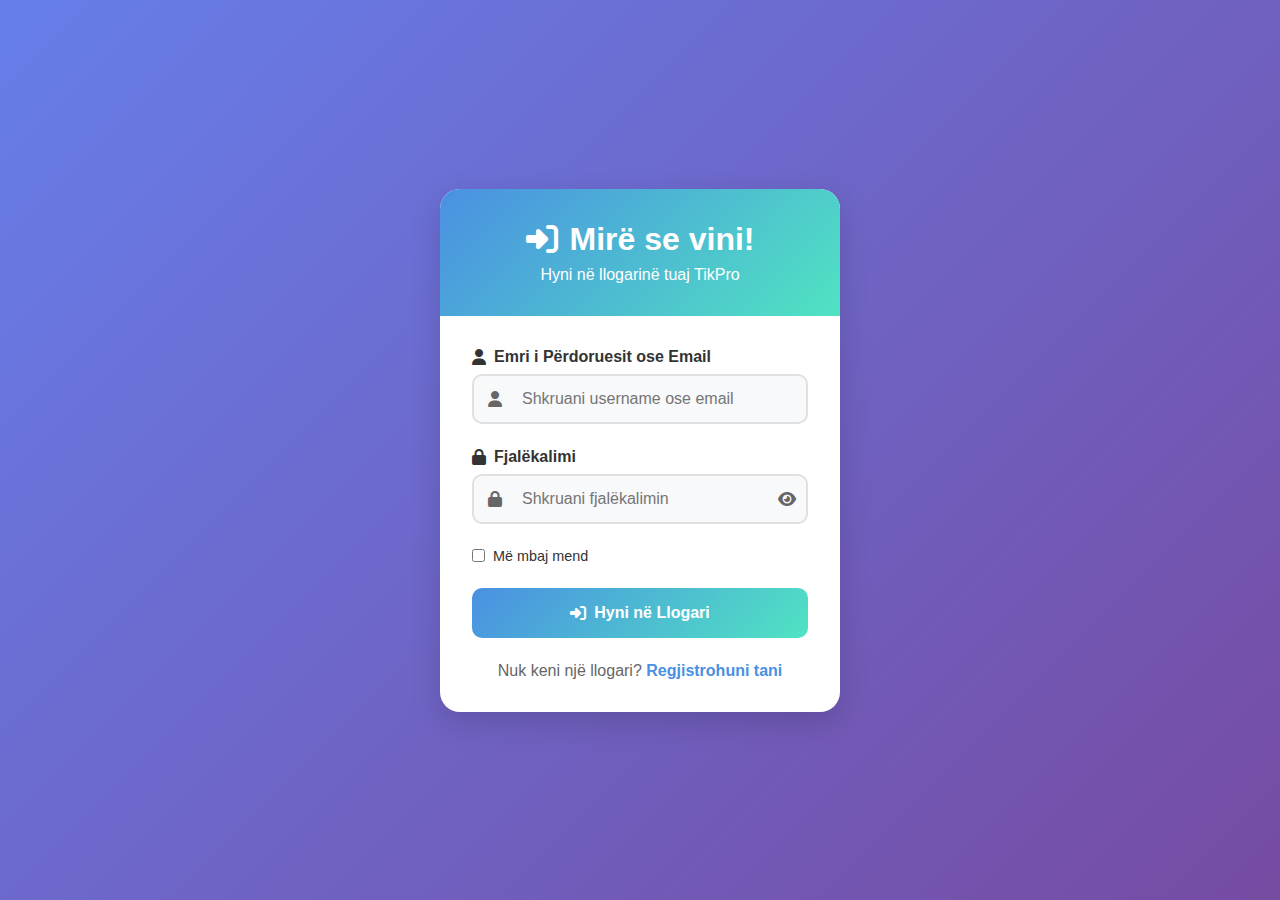
<file: login.html>
<!doctype html>
<html lang="sq">
  <head>
    <meta charset="UTF-8" />
    <meta name="viewport" content="width=device-width, initial-scale=1.0" />
    <title>Login - TikPro</title>
    <link
      rel="stylesheet"
      href="https://cdnjs.cloudflare.com/ajax/libs/font-awesome/6.4.0/css/all.min.css"
    />
    <script
      type="text/javascript"
      src="https://cdn.weglot.com/weglot.min.js"
    ></script>
    <script
      type="text/javascript"
      src="https://cdn.weglot.com/weglot.min.js"
    ></script>
    <script>
      Weglot.initialize({
        api_key: "wg_407ceb0a754d47002779caeb2a39b20a6",
      });
    </script>
    <style>
      :root {
        --primary-color: #4a90e2;
        --secondary-color: #50e3c2;
        --danger-color: #d0021b;
        --success-color: #7ed321;
        --dark-color: #2c3e50;
        --light-color: #f8f9fa;
        --text-dark: #333333;
        --text-light: #666666;
        --shadow: 0 10px 30px rgba(0, 0, 0, 0.15);
        --transition: all 0.3s ease;
      }

      * {
        margin: 0;
        padding: 0;
        box-sizing: border-box;
      }

      body {
        font-family: "Segoe UI", Tahoma, Geneva, Verdana, sans-serif;
        background: linear-gradient(135deg, #667eea 0%, #764ba2 100%);
        color: var(--text-dark);
        min-height: 100vh;
        display: flex;
        align-items: center;
        justify-content: center;
        padding: 20px;
      }

      .login-container {
        width: 100%;
        max-width: 400px;
        background: white;
        border-radius: 20px;
        box-shadow: var(--shadow);
        overflow: hidden;
        animation: slideUp 0.5s ease;
      }

      @keyframes slideUp {
        from {
          opacity: 0;
          transform: translateY(30px);
        }
        to {
          opacity: 1;
          transform: translateY(0);
        }
      }

      .login-header {
        background: linear-gradient(
          135deg,
          var(--primary-color) 0%,
          var(--secondary-color) 100%
        );
        padding: 2rem;
        text-align: center;
        color: white;
      }

      .login-header h2 {
        font-size: 2rem;
        margin-bottom: 0.5rem;
        display: flex;
        align-items: center;
        justify-content: center;
        gap: 0.75rem;
      }

      .login-form {
        padding: 2rem;
      }

      .form-group {
        margin-bottom: 1.5rem;
      }

      .form-group label {
        display: block;
        margin-bottom: 0.5rem;
        font-weight: 600;
        color: var(--text-dark);
        display: flex;
        align-items: center;
        gap: 0.5rem;
      }

      .input-with-icon {
        position: relative;
      }

      .input-with-icon input {
        width: 100%;
        padding: 0.875rem 1rem 0.875rem 3rem;
        border: 2px solid #e0e0e0;
        border-radius: 10px;
        font-size: 1rem;
        transition: var(--transition);
        background: var(--light-color);
      }

      .input-with-icon input:focus {
        outline: none;
        border-color: var(--primary-color);
        background: white;
        box-shadow: 0 0 0 3px rgba(74, 144, 226, 0.1);
      }

      .input-with-icon i {
        position: absolute;
        left: 1rem;
        top: 50%;
        transform: translateY(-50%);
        color: var(--text-light);
      }
  /* Rregullo butonin e syrit */
.password-toggle {
  right: 35px !important; /* E lëviz butonin 10px nga e djathta */
}

/* Rregullo ikonën brenda butonit */
.password-toggle i {
  padding-right: 5px; /* Shto padding djathtas */
  padding-left: 5px;  /* Shto padding majtas për balancim */
}

/* Ose nëse do vetëm padding djathtas */
.password-toggle i.syri {
  padding-right: 8px; /* Shto 8px hapësirë djathtas */
  margin-right: 2px;  /* Ose përdor margin në vend të padding */
}

      .password-toggle {
        position: absolute;
        right: 1rem;
        top: 50%;
        transform: translateY(-50%);
        background: none;
        border: none;
        color: var(--text-light);
        cursor: pointer;
        font-size: 1rem;
        padding: 0.5rem;
      }

      .remember-forgot {
        display: flex;
        justify-content: space-between;
        align-items: center;
        margin-bottom: 1.5rem;
        font-size: 0.9rem;
      }

      .remember-me {
        display: flex;
        align-items: center;
        gap: 0.5rem;
      }

      .btn {
        width: 100%;
        padding: 1rem;
        border: none;
        border-radius: 10px;
        font-size: 1rem;
        font-weight: 600;
        cursor: pointer;
        transition: var(--transition);
        display: flex;
        align-items: center;
        justify-content: center;
        gap: 0.5rem;
      }

      .btn-primary {
        background: linear-gradient(
          135deg,
          var(--primary-color) 0%,
          var(--secondary-color) 100%
        );
        color: white;
      }

      .btn-primary:hover {
        transform: translateY(-2px);
        box-shadow: 0 5px 15px rgba(74, 144, 226, 0.4);
      }

      .login-link {
        text-align: center;
        margin-top: 1.5rem;
        color: var(--text-light);
      }

      .login-link a {
        color: var(--primary-color);
        text-decoration: none;
        font-weight: 600;
      }

      .notification {
        position: fixed;
        top: 20px;
        right: 20px;
        padding: 1rem 1.5rem;
        border-radius: 10px;
        color: white;
        font-weight: 500;
        z-index: 10000;
        animation: slideInRight 0.3s ease;
        box-shadow: 0 5px 15px rgba(0, 0, 0, 0.2);
        max-width: 400px;
      }

      @keyframes slideInRight {
        from {
          transform: translateX(400px);
          opacity: 0;
        }
        to {
          transform: translateX(0);
          opacity: 1;
        }
      }

      .notification.success {
        background: var(--success-color);
      }
      .notification.error {
        background: var(--danger-color);
      }
      .notification.info {
        background: var(--primary-color);
      }
    
      .loading {
        position: fixed;
        top: 0;
        left: 0;
        width: 100%;
        height: 100%;
        background: rgba(0, 0, 0, 0.5);
        display: none;
        align-items: center;
        justify-content: center;
        z-index: 9999;
      }

      .loading.active {
        display: flex;
      }

      .spinner {
        width: 50px;
        height: 50px;
        border: 4px solid rgba(255, 255, 255, 0.3);
        border-top-color: white;
        border-radius: 50%;
        animation: spin 1s linear infinite;
      }

      @keyframes spin {
        to {
          transform: rotate(360deg);
        }
      }
    </style>
  </head>
  <body>
    <div class="login-container">
      <div class="login-header">
        <h2>
          <i class="fas fa-sign-in-alt"></i>
          Mirë se vini!
        </h2>
        <p>Hyni në llogarinë tuaj TikPro</p>
      </div>

      <form class="login-form" id="loginForm">
        <div class="form-group">
          <label for="username">
            <i class="fas fa-user"></i>
            Emri i Përdoruesit ose Email
          </label>
          <div class="input-with-icon">
            <input
              type="text"
              id="username"
              placeholder="Shkruani username ose email"
              required
            />
            <i class="fas fa-user"></i>
          </div>
        </div>

<div class="form-group">
  <label for="password">
    <i class="fas fa-lock"></i>
    Fjalëkalimi
  </label>
  <div class="input-with-icon">
    <input
      type="password"
      id="password"
      placeholder="Shkruani fjalëkalimin"
      required
    />
    <i class="fas fa-lock"></i>
    <button type="button" class="password-toggle" id="togglePassword">
      <i class="fas fa-eye syri"></i> <!-- Shto klasën syri këtu -->
    </button>
  </div>
</div>

        <div class="remember-forgot">
          <div class="remember-me">
            <input type="checkbox" id="rememberMe" />
            <label for="rememberMe" style="font-weight: normal; margin: 0">
              Më mbaj mend
            </label>
          </div>
        </div>

        <button type="submit" class="btn btn-primary">
          <i class="fas fa-sign-in-alt"></i>
          Hyni në Llogari
        </button>

        <div class="login-link">
          Nuk keni një llogari?
          <a href="regjister.html">Regjistrohuni tani</a>
        </div>
      </form>
    </div>

    <div class="loading" id="loading">
      <div class="spinner"></div>
    </div>

    <script src="database.js"></script>
    <script>
      document.addEventListener("DOMContentLoaded", function () {
        const toggleBtn = document.getElementById("togglePassword");
        const passwordInput = document.getElementById("password");

        toggleBtn.addEventListener("click", function () {
          const icon = this.querySelector("i");
          if (passwordInput.type === "password") {
            passwordInput.type = "text";
            icon.classList.remove("fa-eye");
            icon.classList.add("fa-eye-slash");
          } else {
            passwordInput.type = "password";
            icon.classList.remove("fa-eye-slash");
            icon.classList.add("fa-eye");
          }
        });

        document
          .getElementById("loginForm")
          .addEventListener("submit", function (e) {
            e.preventDefault();

            const username = document.getElementById("username").value.trim();
            const password = document.getElementById("password").value;
            const rememberMe = document.getElementById("rememberMe").checked;

            if (!username || !password) {
              showNotification("Ju lutem plotësoni të gjitha fushat!", "error");
              return;
            }

            document.getElementById("loading").classList.add("active");

            setTimeout(() => {
              const user = db.login(username, password);

              if (user) {
                localStorage.setItem("tikproCurrentUser", JSON.stringify(user));
                if (rememberMe) {
                  localStorage.setItem("tikproRemember", "true");
                }

                showNotification("Mirë se vini " + user.name + "!", "success");

                setTimeout(() => {
                  if (user.role === "admin") {
                    window.location.href = "admin.html";
                  } else {
                    window.location.href = "index.html";
                  }
                }, 1000);
              } else {
                showNotification("Kredencialet janë të gabuara!", "error");
                document.getElementById("loading").classList.remove("active");
              }
            }, 1000);
          });

        const currentUser = JSON.parse(
          localStorage.getItem("tikproCurrentUser"),
        );
        if (currentUser) {
          window.location.href =
            currentUser.role === "admin" ? "admin.html" : "index.html";
        }
      });

      function showNotification(message, type = "info") {
        const notification = document.createElement("div");
        notification.className = `notification ${type}`;
        notification.textContent = message;
        document.body.appendChild(notification);

        setTimeout(() => {
          notification.style.animation = "slideInRight 0.3s ease reverse";
          setTimeout(() => {
            notification.remove();
          }, 300);
        }, 3000);
      }
    </script>
  </body>
</html>
</file>
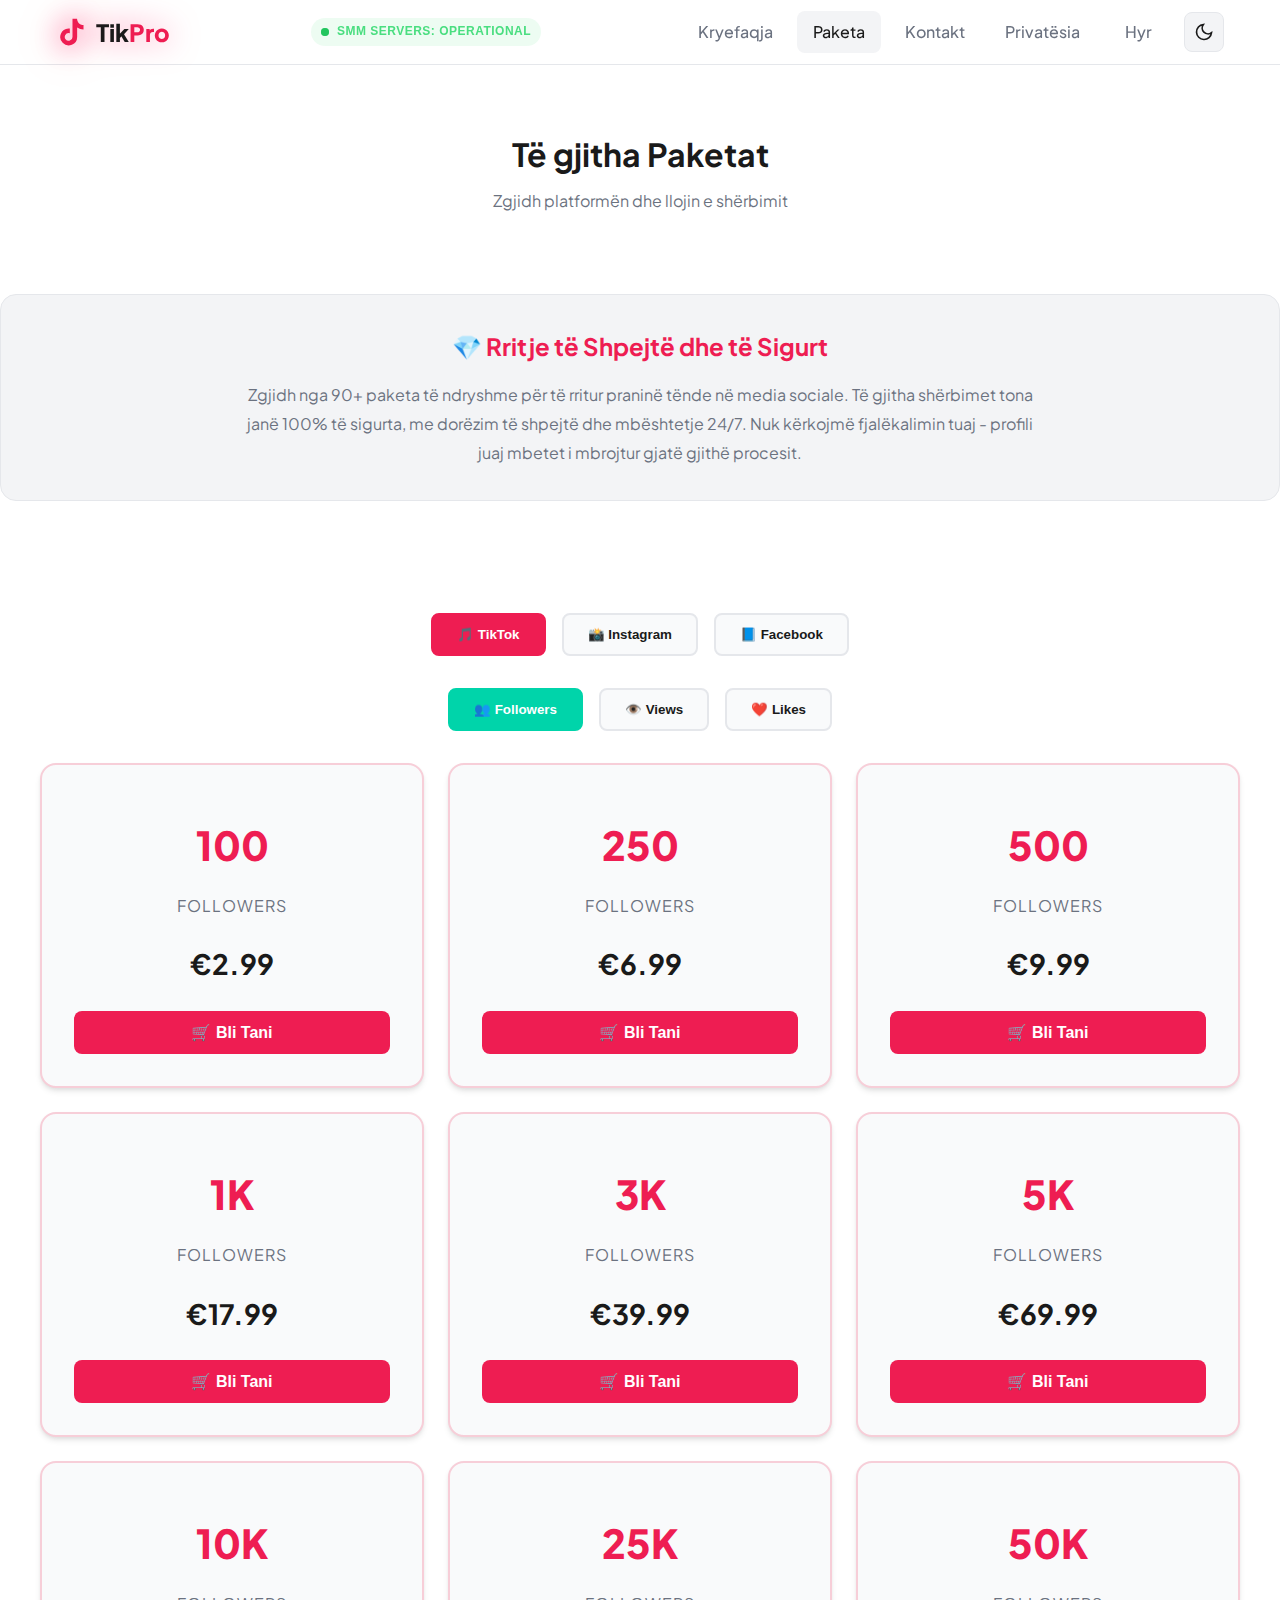
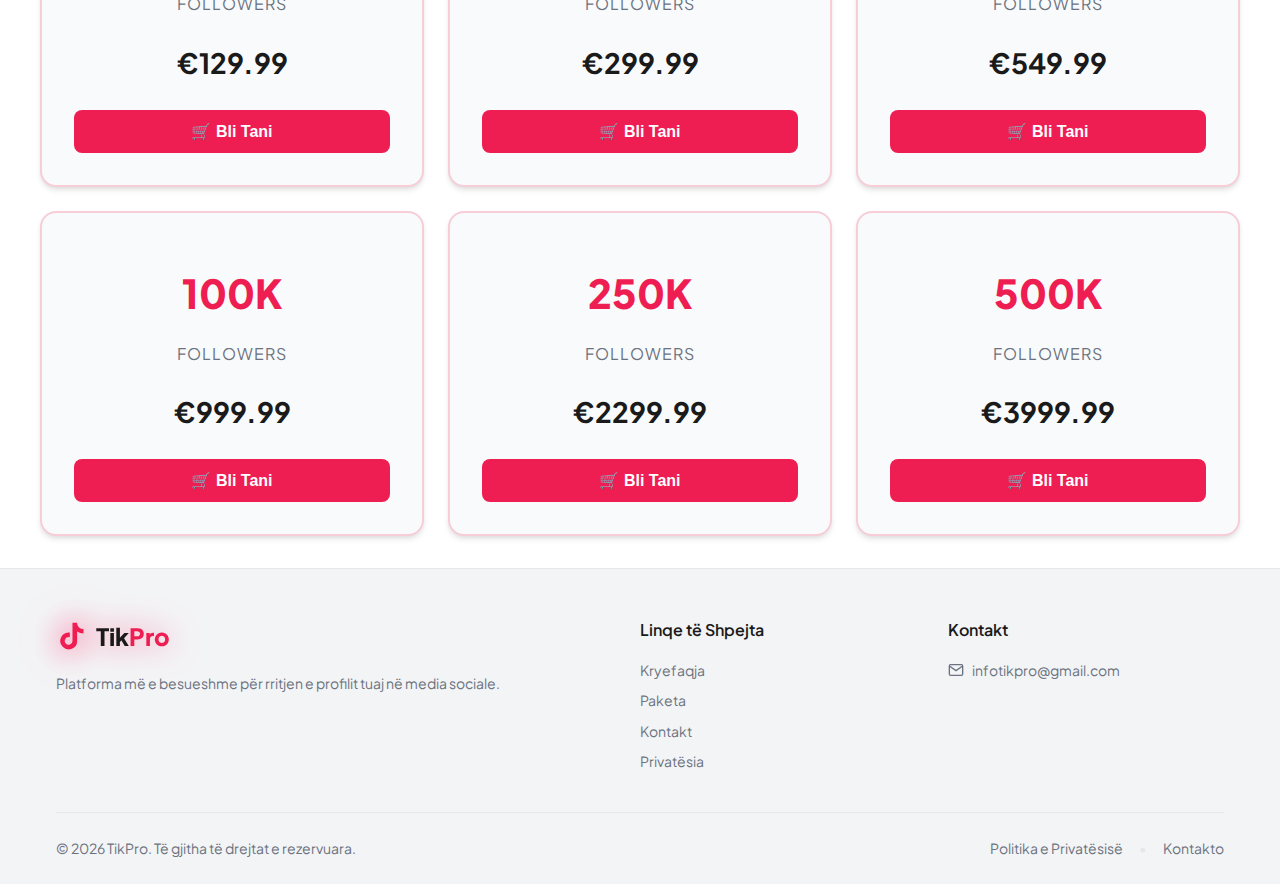
<file: packages.html>
<!doctype html>
<html lang="sq">
  <head>
    <meta charset="UTF-8" />
    <meta name="viewport" content="width=device-width, initial-scale=1.0" />
    <title>Paketa - TikPro | Instagram, TikTok, Facebook</title>
    <meta
      name="description"
      content="Zgjidh paketën për Instagram, TikTok ose Facebook. Followers, Views & Likes me çmime të lira."
    />
    <link
      rel="icon"
      type="image/png"
      href="https://icon2.cleanpng.com/20240214/kxl/transparent-tiktok-logo-tiktok-logo-blue-and-pink-lettering-re-retro-style-tiktok-logo-evoking-1950s-1710878265139.webp"
    />
    <link rel="preconnect" href="https://fonts.googleapis.com" />
    <link rel="preconnect" href="https://fonts.gstatic.com" crossorigin />
    <link
      href="https://fonts.googleapis.com/css2?family=Plus+Jakarta+Sans:wght@400;500;600;700;800&display=swap"
      rel="stylesheet"
    />
    <link rel="stylesheet" href="style.css" />
    <script
      type="text/javascript"
      src="https://cdn.weglot.com/weglot.min.js"
    ></script>
    <script>
   
      Weglot.initialize({
        api_key: "wg_407ceb0a754d47002779caeb2a39b20a6",
      });
    </script>
    <style>
      .platform-tabs,
      .service-tabs {
        display: flex;
        justify-content: center;
        gap: 1rem;
        margin: 2rem 0;
        flex-wrap: wrap;
      }

      .platform-tab,
      .service-tab {
        padding: 0.75rem 1.5rem;
        border: 2px solid var(--card-border);
        background: var(--card);
        color: var(--foreground);
        border-radius: var(--radius);
        cursor: pointer;
        font-weight: 600;
        transition: all 0.3s ease;
      }

      .platform-tab:hover,
      .service-tab:hover {
        border-color: var(--primary);
        transform: translateY(-2px);
      }

      .platform-tab.active {
        background: var(--primary);
        color: white;
        border-color: var(--primary);
      }

      .service-tab.active {
        background: var(--secondary);
        color: white;
        border-color: var(--secondary);
      }

      .package-info {
        text-align: center;
        margin: 3rem 0;
        padding: 2rem;
        background: var(--muted-bg);
        border-radius: var(--radius-lg);
        border: 1px solid var(--card-border);
      }

      .package-info h2 {
        color: var(--primary);
        margin-bottom: 1rem;
      }

      .package-info p {
        color: var(--muted);
        max-width: 800px;
        margin: 0 auto;
        line-height: 1.8;
      }

      .btn-package {
        display: inline-flex;
        align-items: center;
        justify-content: center;
        gap: 0.5rem;
        padding: 0.75rem 1.5rem;
        font-size: 1rem;
        font-weight: 600;
        border-radius: var(--radius);
        border: none;
        cursor: pointer;
        transition: all 0.2s ease;
        text-decoration: none;
        width: 100%;
      }

      .btn-package-primary {
        background: var(--primary);
        color: white;
      }

      .btn-package-primary:hover {
        background: var(--primary-dark);
        transform: translateY(-2px);
        box-shadow: var(--shadow-lg);
      }

      .btn-package-secondary {
        background: var(--secondary);
        color: white;
      }

      .btn-package-secondary:hover {
        background: var(--secondary-dark);
        transform: translateY(-2px);
        box-shadow: var(--shadow-lg);
      }

      .btn-package-outline {
        background: transparent;
        color: var(--foreground);
        border: 2px solid var(--card-border);
      }

      .btn-package-outline:hover {
        background: var(--muted-bg);
        border-color: var(--muted);
      }

      .btn-special {
        background: #ef4444;
        color: white;
      }

      .btn-special:hover {
        background: #dc2626;
        transform: translateY(-2px);
        box-shadow: var(--shadow-lg);
      }

      .dark .btn-special {
        background: #dc2626;
        color: white;
      }

      .dark .btn-special:hover {
        background: #b91c1c;
        box-shadow: 0 10px 25px rgba(238, 29, 82, 0.4);
      }

      .dark .special-package {
        border-color: #f59e0b !important;
        background: linear-gradient(
          145deg,
          var(--card),
          rgba(245, 158, 11, 0.05)
        ) !important;
      }

      .dark .special-package::before {
        border-color: transparent #f59e0b transparent transparent;
      }

      .dark .package-badge {
        background: linear-gradient(45deg, #ef4444, #f59e0b);
        color: #000;
      }
    </style>
  </head>
  <body class="body">
    <header class="header" id="header">
      <div class="container header-content">
        <a href="index.html" class="logo">
          <svg class="logo-icon" viewBox="0 0 24 24" fill="currentColor">
            <path
              d="M19.59 6.69a4.83 4.83 0 0 1-3.77-4.25V2h-3.45v13.67a2.89 2.89 0 0 1-5.2 1.74 2.89 2.89 0 0 1 2.31-4.64 2.93 2.93 0 0 1 .88.13V9.4a6.84 6.84 0 0 0-1-.05A6.33 6.33 0 0 0 5 20.1a6.34 6.34 0 0 0 10.86-4.43v-7a8.16 8.16 0 0 0 4.77 1.52v-3.4a4.85 4.85 0 0 1-1-.1z"
            />
          </svg>
          <span>Tik<span class="text-primary">Pro</span></span>
        </a>

        <div
          style="
            display: flex;
            align-items: center;
            gap: 8px;
            font-family: sans-serif;
            font-size: 12px;
            color: #4ade80;
            background: rgba(74, 222, 128, 0.1);
            padding: 4px 10px;
            border-radius: 20px;
            width: fit-content;
            margin: 10px auto;
          "
        >
          <span
            style="position: relative; display: flex; width: 8px; height: 8px"
          >
            <span
              style="
                position: absolute;
                display: inline-flex;
                height: 100%;
                width: 100%;
                border-radius: 50%;
                background: #4ade80;
                opacity: 0.75;
                animation: ping 1.5s cubic-bezier(0, 0, 0.2, 1) infinite;
              "
            ></span>
            <span
              style="
                position: relative;
                display: inline-flex;
                border-radius: 50%;
                height: 8px;
                width: 8px;
                background: #22c55e;
              "
            ></span>
          </span>
          <span
            style="
              text-transform: uppercase;
              letter-spacing: 0.5px;
              font-weight: bold;
            "
            >SMM Servers: Operational</span
          >
        </div>

            <nav class="nav-desktop" data-testid="nav-desktop">
  <a href="index.html" class="nav-link active">Kryefaqja</a>
  <a href="packages.html" class="nav-link">Paketa</a>
  <a href="contact.html" class="nav-link">Kontakt</a>
  <a href="privacy.html" class="nav-link">Privatësia</a>
  

  <div class="user-menu" id="userMenu" style="display: none;">
  </div>
  
  <a href="login.html" class="nav-link admin-link" title="Admin Login" id="adminLink">
    <svg viewBox="0 0 24 24" fill="currentColor" style="width: 18px; height: 18px; margin-right: 5px;">
      <path d="M12 2a5 5 0 0 0-5 5v2H5a2 2 0 0 0-2 2v6a2 2 0 0 0 2 2h14a2 2 0 0 0 2-2v-6a2 2 0 0 0-2-2h-2V7a5 5 0 0 0-5-5z"/>
      <path d="M12 12h-2v2h2v-2zm0-4h-2v2h2V8z"/>
    </svg>
    Admin
  </a>
</nav>
        <div class="header-actions">
          <button
            class="theme-toggle"
            id="themeToggle"
            data-testid="button-theme-toggle"
            aria-label="Toggle dark mode"
          >
            <svg
              class="icon-moon"
              viewBox="0 0 24 24"
              fill="none"
              stroke="currentColor"
              stroke-width="2"
            >
              <path d="M21 12.79A9 9 0 1 1 11.21 3 7 7 0 0 0 21 12.79z" />
            </svg>
            <svg
              class="icon-sun"
              viewBox="0 0 24 24"
              fill="none"
              stroke="currentColor"
              stroke-width="2"
            >
              <circle cx="12" cy="12" r="5" />
              <line x1="12" y1="1" x2="12" y2="3" />
              <line x1="12" y1="21" x2="12" y2="23" />
              <line x1="4.22" y1="4.22" x2="5.64" y2="5.64" />
              <line x1="18.36" y1="18.36" x2="19.78" y2="19.78" />
              <line x1="1" y1="12" x2="3" y2="12" />
              <line x1="21" y1="12" x2="23" y2="12" />
              <line x1="4.22" y1="19.78" x2="5.64" y2="18.36" />
              <line x1="18.36" y1="5.64" x2="19.78" y2="4.22" />
            </svg>
          </button>
          <button
            class="menu-toggle"
            id="menuToggle"
            data-testid="button-mobile-menu"
          >
            <span></span>
            <span></span>
            <span></span>
          </button>
        </div>
      </div>
<nav class="nav-mobile" id="mobileNav">
  <a href="index.html" class="nav-link active">Kryefaqja</a>
  <a href="packages.html" class="nav-link">Paketa</a>
  <a href="contact.html" class="nav-link">Kontakt</a>
  <a href="privacy.html" class="nav-link">Privatësia</a>
  
  <div id="mobileLogoutContainer"></div>
  
  <a href="login.html" class="nav-link admin-link" id="mobileAdminLink">
    <svg viewBox="0 0 24 24" fill="currentColor" style="width: 18px; height: 18px; margin-right: 5px;">
      <path d="M12 2a5 5 0 0 0-5 5v2H5a2 2 0 0 0-2 2v6a2 2 0 0 0 2 2h14a2 2 0 0 0 2-2v-6a2 2 0 0 0-2-2h-2V7a5 5 0 0 0-5-5z"/>
      <path d="M12 12h-2v2h2v-2zm0-4h-2v2h2V8z"/>
    </svg>
    Admin
  </a>
</nav>
    </header>

    <div class="page-header">
      <div class="container">
        <h1 class="page-title">Të gjitha Paketat</h1>
        <p class="page-subtitle">Zgjidh platformën dhe llojin e shërbimit</p>
      </div>
    </div>

    <div class="package-info">
      <div class="container">
        <h2>💎 Rritje të Shpejtë dhe të Sigurt</h2>
        <p>
          Zgjidh nga 90+ paketa të ndryshme për të rritur praninë tënde në media
          sociale. Të gjitha shërbimet tona janë 100% të sigurta, me dorëzim të
          shpejtë dhe mbështetje 24/7. Nuk kërkojmë fjalëkalimin tuaj - profili
          juaj mbetet i mbrojtur gjatë gjithë procesit.
        </p>
      </div>
    </div>

    <div class="container" style="padding: 2rem 0">
      <div class="platform-tabs">
        <button class="platform-tab active" data-platform="tiktok">
          🎵 TikTok
        </button>
        <button class="platform-tab" data-platform="instagram">
          📸 Instagram
        </button>
        <button class="platform-tab" data-platform="facebook">
          📘 Facebook
        </button>
      </div>

      <div class="service-tabs">
        <button class="service-tab active" data-service="followers">
          👥 Followers
        </button>
        <button class="service-tab" data-service="views">👁️ Views</button>
        <button class="service-tab" data-service="likes">❤️ Likes</button>
      </div>

      <div id="packagesContainer" class="packages-grid"></div>
    </div>

    <div class="modal" id="freeModal">
      <div class="modal-overlay" onclick="closeFreeModal()"></div>
      <div class="modal-content">
       
  
        </button>
        <div class="modal-header">
          <div class="modal-icon" id="freeModalIcon"></div>
          <h3 id="freeModalTitle">Merr Likes Falas</h3>
          <p id="freeModalSubtitle">
            Plotëso të dhënat për të marrë paketën falas.
          </p>
        </div>
        <form id="freeForm" onsubmit="submitFreeForm(event)">
          <input type="hidden" id="freePackageType" value="" />
          <input type="hidden" id="freePackageAmount" value="" />
          <div class="form-group">
            <label for="freeVideoLink">Linku i Videos</label>
            <div class="input-icon">
              <svg
                viewBox="0 0 24 24"
                fill="none"
                stroke="currentColor"
                stroke-width="2"
              >
                <path
                  d="M10 13a5 5 0 0 0 7.54.54l3-3a5 5 0 0 0-7.07-7.07l-1.72 1.71"
                />
                <path
                  d="M14 11a5 5 0 0 0-7.54-.54l-3 3a5 5 0 0 0 7.07 7.07l1.71-1.71"
                />
              </svg>
              <input
                type="url"
                id="freeVideoLink"
                placeholder="https://tiktok.com/@user/video/..."
                required
              />
            </div>
          </div>
          <div class="form-group">
            <label for="freeEmail">Email</label>
            <div class="input-icon">
              <svg
                viewBox="0 0 24 24"
                fill="none"
                stroke="currentColor"
                stroke-width="2"
              >
                <path
                  d="M4 4h16c1.1 0 2 .9 2 2v12c0 1.1-.9 2-2 2H4c-1.1 0-2-.9-2-2V6c0-1.1.9-2 2-2z"
                />
                <polyline points="22,6 12,13 2,6" />
              </svg>
              <input
                type="email"
                id="freeEmail"
                placeholder="email@shembull.com"
                required
              />
            </div>
          </div>
          <button type="submit" class="btn btn-primary btn-full btn-lg">
            Dërgo Porosinë
          </button>
        </form>
      </div>
    </div>

    <div class="modal" id="paidModal">
      <div class="modal-overlay" onclick="closePaidModal()"></div>
      <div class="modal-content modal-content-lg">
        <button class="modal-close" onclick="closePaidModal()">
          <svg
            viewBox="0 0 24 24"
            fill="none"
            stroke="currentColor"
            stroke-width="2"
          >
            <line x1="18" y1="6" x2="6" y2="18" />
            <line x1="6" y1="6" x2="18" y2="18" />
          </svg>
        </button>
        <div class="modal-header">
          <div class="modal-icon" id="paidModalIcon"></div>
          <h3 id="paidModalTitle">Bli Likes</h3>
          <p id="paidModalSubtitle">Çmimi: €0.00</p>
        </div>
        <form id="paidForm" onsubmit="submitPaidForm(event)">
          <input type="hidden" id="paidPackageType" value="" />
          <input type="hidden" id="paidPackageAmount" value="" />
          <input type="hidden" id="paidPackagePrice" value="" />
          <div class="form-group">
            <label for="paidVideoLink">Linku i Videos</label>
            <div class="input-icon">
              <svg
                viewBox="0 0 24 24"
                fill="none"
                stroke="currentColor"
                stroke-width="2"
              >
                <path
                  d="M10 13a5 5 0 0 0 7.54.54l3-3a5 5 0 0 0-7.07-7.07l-1.72 1.71"
                />
                <path
                  d="M14 11a5 5 0 0 0-7.54-.54l-3 3a5 5 0 0 0 7.07 7.07l1.71-1.71"
                />
              </svg>
              <input
                type="url"
                id="paidVideoLink"
                placeholder="https://tiktok.com/@user/video/..."
                required
              />
            </div>
          </div>
          <div class="form-group">
            <label for="paidEmail">Email</label>
            <div class="input-icon">
              <svg
                viewBox="0 0 24 24"
                fill="none"
                stroke="currentColor"
                stroke-width="2"
              >
                <path
                  d="M4 4h16c1.1 0 2 .9 2 2v12c0 1.1-.9 2-2 2H4c-1.1 0-2-.9-2-2V6c0-1.1.9-2 2-2z"
                />
                <polyline points="22,6 12,13 2,6" />
              </svg>
              <input
                type="email"
                id="paidEmail"
                placeholder="email@shembull.com"
                required
              />
            </div>
          </div>
          <div class="form-group">
            <label for="paidCardNumber">Numri i Kartelës</label>
            <div class="input-icon">
              <svg
                viewBox="0 0 24 24"
                fill="none"
                stroke="currentColor"
                stroke-width="2"
              >
                <rect x="1" y="4" width="22" height="16" rx="2" ry="2" />
                <line x1="1" y1="10" x2="23" y2="10" />
              </svg>
              <input
                type="text"
                id="paidCardNumber"
                placeholder="1234 5678 9012 3456"
                required
              />
            </div>
          </div>
          <div class="form-group">
            <label for="paidAddress">Adresa</label>
            <div class="input-icon">
              <svg
                viewBox="0 0 24 24"
                fill="none"
                stroke="currentColor"
                stroke-width="2"
              >
                <path d="M21 10c0 7-9 13-9 13s-9-6-9-13a9 9 0 0 1 18 0z" />
                <circle cx="12" cy="10" r="3" />
              </svg>
              <input
                type="text"
                id="paidAddress"
                placeholder="Adresa juaj e plotë"
                required
              />
            </div>
          </div>
          <div class="form-group">
            <label>Mënyra e Pagesës</label>
            <div class="radio-group">
              <label class="radio-label">
                <input
                  type="radio"
                  name="paymentMethod"
                  value="paypal"
                  checked
                />
                <span class="radio-custom"></span>
                PayPal
              </label>
              <label class="radio-label">
                <input type="radio" name="paymentMethod" value="card" />
                <span class="radio-custom"></span>
                Kartelë
              </label>
            </div>
          </div>
          <div class="form-total">
            <span>Totali:</span>
            <span class="total-price" id="totalPrice">€0.00</span>
          </div>
          <button type="submit" class="btn btn-primary btn-full btn-lg">
            Paguaj Tani
          </button>
        </form>
      </div>
    </div>

    <div class="modal" id="successModal">
      <div class="modal-overlay" onclick="closeSuccessModal()"></div>
      <div class="modal-content modal-content-sm">
        <div class="success-content">
          <div class="success-icon">
            <svg
              viewBox="0 0 24 24"
              fill="none"
              stroke="currentColor"
              stroke-width="2"
            >
              <path d="M22 11.08V12a10 10 0 1 1-5.93-9.14" />
              <polyline points="22 4 12 14.01 9 11.01" />
            </svg>
          </div>
          <h3>Sukses!</h3>
          <p id="successMessage">Porosia juaj u dërgua me sukses!</p>
          <button class="btn btn-primary" onclick="closeSuccessModal()">
            OK
          </button>
        </div>
      </div>
    </div>

    <footer class="footer">
      <div class="container">
        <div class="footer-grid">
          <div class="footer-brand">
            <a href="index.html" class="logo">
              <svg class="logo-icon" viewBox="0 0 24 24" fill="currentColor">
                <path
                  d="M19.59 6.69a4.83 4.83 0 0 1-3.77-4.25V2h-3.45v13.67a2.89 2.89 0 0 1-5.2 1.74 2.89 2.89 0 0 1 2.31-4.64 2.93 2.93 0 0 1 .88.13V9.4a6.84 6.84 0 0 0-1-.05A6.33 6.33 0 0 0 5 20.1a6.34 6.34 0 0 0 10.86-4.43v-7a8.16 8.16 0 0 0 4.77 1.52v-3.4a4.85 4.85 0 0 1-1-.1z"
                />
              </svg>
              <span>Tik<span class="text-primary">Pro</span></span>
            </a>
            <p>
              Platforma më e besueshme për rritjen e profilit tuaj në media
              sociale.
            </p>
          </div>
          <div class="footer-links">
            <h4>Linqe të Shpejta</h4>
            <ul>
              <li><a href="index.html">Kryefaqja</a></li>
              <li><a href="packages.html">Paketa</a></li>
              <li><a href="contact.html">Kontakt</a></li>
              <li><a href="privacy.html">Privatësia</a></li>
            </ul>
          </div>
          <div class="footer-contact">
            <h4>Kontakt</h4>
            <a href="mailto:infotikpro@gmail.com">
              <svg
                viewBox="0 0 24 24"
                fill="none"
                stroke="currentColor"
                stroke-width="2"
              >
                <path
                  d="M4 4h16c1.1 0 2 .9 2 2v12c0 1.1-.9 2-2 2H4c-1.1 0-2-.9-2-2V6c0-1.1.9-2 2-2z"
                />
                <polyline points="22,6 12,13 2,6" />
              </svg>
              infotikpro@gmail.com
            </a>
          </div>
        </div>
        <div class="footer-bottom">
          <p>&copy; 2026 TikPro. Të gjitha të drejtat e rezervuara.</p>
          <div class="footer-bottom-links">
            <a href="privacy.html">Politika e Privatësisë</a>
            <span>•</span>
            <a href="contact.html">Kontakto</a>
          </div>
        </div>
      </div>
    </footer>

    <script src="script.js"></script>
    <script src="packages.js"></script>
    <script src="logout-fix.js"></script>
<script src="fix-packages-link.js"></script>
    <style>
      @keyframes ping {
        75%,
        100% {
          transform: scale(2);
          opacity: 0;
        }
      }

      .packages-grid {
        display: grid;
        gap: 1.5rem;
        grid-template-columns: repeat(auto-fill, minmax(280px, 1fr));
        margin-top: 2rem;
      }

      .package-card {
        background: var(--card);
        border: 2px solid var(--card-border);
        border-radius: var(--radius-lg);
        padding: 2rem;
        text-align: center;
        transition: all 0.3s ease;
        position: relative;
      }

      .package-card:hover {
        transform: translateY(-5px);
        border-color: var(--primary);
        box-shadow: var(--shadow-lg);
      }

      .package-amount {
        font-size: 2.5rem;
        font-weight: 800;
        color: var(--primary);
        margin: 1rem 0;
      }

      .package-type {
        font-size: 1rem;
        color: var(--muted);
        text-transform: uppercase;
        letter-spacing: 1px;
        margin-bottom: 1rem;
      }

      .package-price {
        font-size: 1.75rem;
        font-weight: 700;
        margin: 1.5rem 0;
        color: var(--foreground);
      }

   
      .package-card.tiktok {
        border-color: rgba(238, 29, 82, 0.2);
      }

      .package-card.instagram {
        border-color: rgba(225, 48, 108, 0.2);
      }

      .package-card.facebook {
        border-color: rgba(24, 119, 242, 0.2);
      }

      .dark .package-card.tiktok {
        border-color: rgba(238, 29, 82, 0.3);
      }

      .dark .package-card.instagram {
        border-color: rgba(225, 48, 108, 0.3);
      }

      .dark .package-card.facebook {
        border-color: rgba(24, 119, 242, 0.3);
      }

  
      .package-badge {
        position: absolute;
        top: -0.75rem;
        left: 50%;
        transform: translateX(-50%);
        background: var(--primary);
        color: white;
        padding: 0.25rem 0.75rem;
        font-size: 0.75rem;
        font-weight: 600;
        border-radius: 9999px;
        white-space: nowrap;
      }
     
      .special-package {
        border: 3px solid #ffd700 !important;
        background: linear-gradient(
          145deg,
          var(--card),
          rgba(255, 215, 0, 0.05)
        ) !important;
        position: relative;
        overflow: hidden;
      }

      .special-package::before {
        content: "";
        position: absolute;
        top: 0;
        right: 0;
        width: 0;
        height: 0;
        border-style: solid;
        border-width: 0 50px 50px 0;
        border-color: transparent #ffd700 transparent transparent;
      }

      .special-package::after {
        content: "🔥";
        position: absolute;
        top: 5px;
        right: 5px;
        font-size: 1.2rem;
        z-index: 1;
      }

      .package-badge {
        position: absolute;
        top: -0.75rem;
        left: 50%;
        transform: translateX(-50%);
        background: linear-gradient(45deg, #ff6b6b, #ffd700);
        color: #000;
        padding: 0.25rem 1rem;
        font-size: 0.75rem;
        font-weight: 700;
        border-radius: 9999px;
        white-space: nowrap;
        z-index: 2;
        box-shadow: 0 4px 6px rgba(0, 0, 0, 0.1);
      }

    
      .packages-grid {
        display: grid;
        gap: 1.5rem;
        grid-template-columns: repeat(auto-fill, minmax(250px, 1fr));
        margin-top: 2rem;
      }

      
      @media (max-width: 640px) {
        .packages-grid {
          grid-template-columns: 1fr;
        }
      }

   
      @media (min-width: 641px) and (max-width: 1024px) {
        .packages-grid {
          grid-template-columns: repeat(2, 1fr);
        }
      }

     
      @media (min-width: 1025px) {
        .packages-grid {
          grid-template-columns: repeat(3, 1fr);
        }
      }

      
      @media (min-width: 1400px) {
        .packages-grid {
          grid-template-columns: repeat(4, 1fr);
        }
      }

      
      .nav-mobile {
        display: none;
        position: absolute;
        top: 100%;
        left: 0;
        right: 0;
        background: var(--card);
        border-top: 1px solid var(--card-border);
        flex-direction: column;
        padding: 1rem;
        gap: 1rem;
        box-shadow: var(--shadow-lg);
        z-index: 1000;
      }

      .nav-mobile.active {
        display: flex;
      }

      .nav-mobile .nav-link {
        padding: 1rem;
        border-radius: var(--radius);
        text-align: left;
        width: 100%;
        transition: all 0.3s ease;
      }

      .nav-mobile .nav-link:hover {
        background: var(--muted-bg);
      }

      .menu-toggle {
        display: none;
        flex-direction: column;
        gap: 4px;
        width: 30px;
        height: 22px;
        background: none;
        border: none;
        cursor: pointer;
        padding: 0;
      }

      .menu-toggle span {
        display: block;
        width: 100%;
        height: 3px;
        background: var(--foreground);
        border-radius: 2px;
        transition: all 0.3s ease;
      }

      .menu-toggle.active span:nth-child(1) {
        transform: rotate(45deg) translate(5px, 5px);
      }

      .menu-toggle.active span:nth-child(2) {
        opacity: 0;
      }

      .menu-toggle.active span:nth-child(3) {
        transform: rotate(-45deg) translate(7px, -6px);
      }

      @media (max-width: 768px) {
        .nav-desktop {
          display: none;
        }
        
        .menu-toggle {
          display: flex;
        }
        
        .header-actions {
          display: flex;
          align-items: center;
          gap: 1rem;
        }
      }
    </style>

    <script>
      function initTheme() {
        const themeToggle = document.getElementById("themeToggle");
        
        if (!themeToggle) return;
        
        // Kontrollo theme nga localStorage
        const savedTheme = localStorage.getItem("theme");
        const prefersDark = window.matchMedia("(prefers-color-scheme: dark)").matches;
        
        if (savedTheme === "dark" || (!savedTheme && prefersDark)) {
          document.documentElement.classList.add("dark");
        }
        
        themeToggle.addEventListener("click", () => {
          document.documentElement.classList.toggle("dark");
          const isDark = document.documentElement.classList.contains("dark");
          localStorage.setItem("theme", isDark ? "dark" : "light");
        });
      }

      function initMobileMenu() {
        const menuToggle = document.getElementById("menuToggle");
        const mobileNav = document.getElementById("mobileNav");
        
        if (!menuToggle || !mobileNav) return;
        
        menuToggle.addEventListener("click", (e) => {
          e.stopPropagation(); 
          menuToggle.classList.toggle("active");
          mobileNav.classList.toggle("active");

          if (mobileNav.classList.contains("active")) {
            document.body.style.overflow = "hidden";
          } else {
            document.body.style.overflow = "";
          }
        });

        document.addEventListener("click", (e) => {
          if (!mobileNav.contains(e.target) && !menuToggle.contains(e.target)) {
            menuToggle.classList.remove("active");
            mobileNav.classList.remove("active");
            document.body.style.overflow = "";
          }
        });

        const mobileLinks = mobileNav.querySelectorAll(".nav-link");
        mobileLinks.forEach((link) => {
          link.addEventListener("click", () => {
            menuToggle.classList.remove("active");
            mobileNav.classList.remove("active");
            document.body.style.overflow = "";
          });
        });
      }

      document.addEventListener("DOMContentLoaded", () => {
        initTheme();
        initMobileMenu();
      });
    </script>
  </body>
</html>
</file>
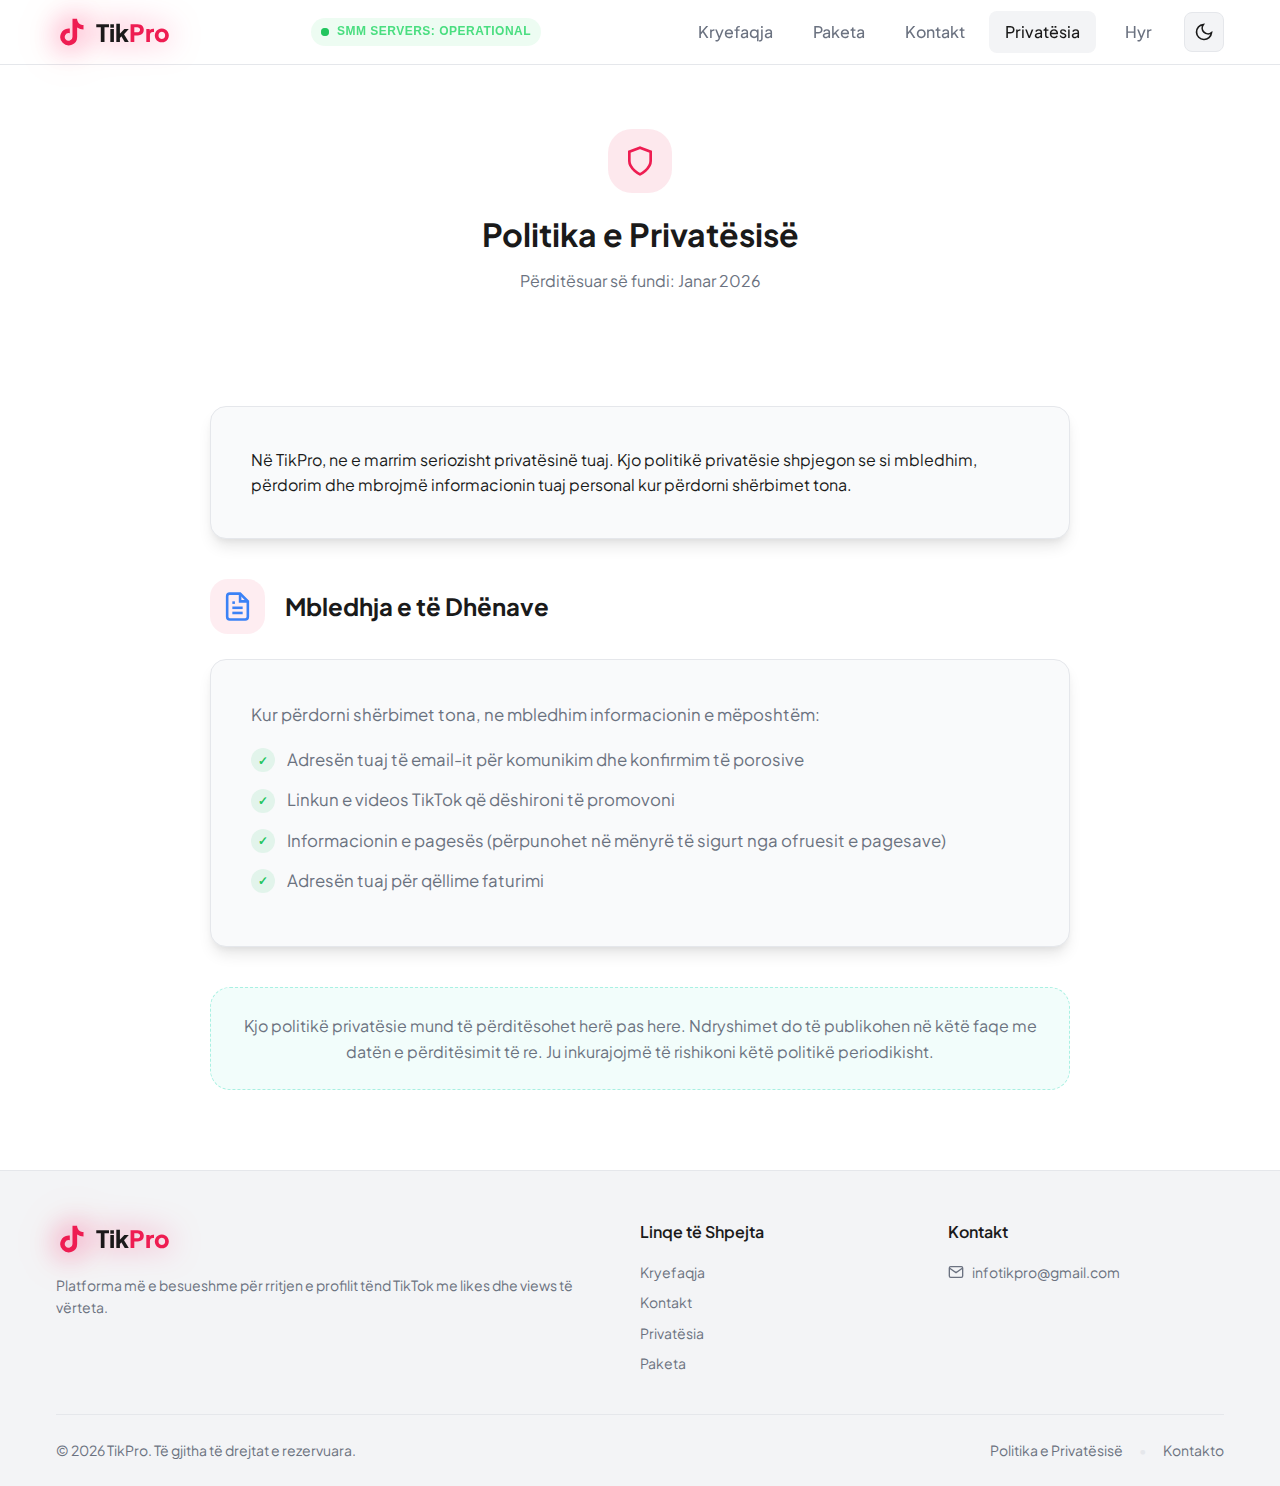
<file: privacy.html>
<!doctype html>
<html lang="sq">
  <head>
    <meta charset="UTF-8" />
    <meta name="viewport" content="width=device-width, initial-scale=1.0" />
    <title>Privatësia - TikPro | Politika e Privatësisë</title>
    <meta
      name="description"
      content="Politika e privatësisë së TikPro. Lexoni si i mbrojmë të dhënat tuaja personale."
    />
    <link
      rel="icon"
      type="image/png"
      href="https://icon2.cleanpng.com/20240214/kxl/transparent-tiktok-logo-tiktok-logo-blue-and-pink-lettering-re-retro-style-tiktok-logo-evoking-1950s-1710878265139.webp"
    />

    <link rel="preconnect" href="https://fonts.googleapis.com" />
    <link rel="preconnect" href="https://fonts.gstatic.com" crossorigin />
    <link
      href="https://fonts.googleapis.com/css2?family=Plus+Jakarta+Sans:wght@400;500;600;700;800&display=swap"
      rel="stylesheet"
    />

    <link rel="stylesheet" href="style.css" />

    <!-- Weglot (keep only once) -->
    <script
      type="text/javascript"
      src="https://cdn.weglot.com/weglot.min.js"
    ></script>
    <script>
      Weglot.initialize({
        api_key: "wg_407ceb0a754d47002779caeb2a39b20a6",
      });
    </script>
  </head>

  <body class="body2">
    <header class="header" id="header">
      <div class="container header-content">
        <a href="index.html" class="logo" data-testid="link-logo">
          <svg class="logo-icon" viewBox="0 0 24 24" fill="currentColor">
            <path
              d="M19.59 6.69a4.83 4.83 0 0 1-3.77-4.25V2h-3.45v13.67a2.89 2.89 0 0 1-5.2 1.74 2.89 2.89 0 0 1 2.31-4.64 2.93 2.93 0 0 1 .88.13V9.4a6.84 6.84 0 0 0-1-.05A6.33 6.33 0 0 0 5 20.1a6.34 6.34 0 0 0 10.86-4.43v-7a8.16 8.16 0 0 0 4.77 1.52v-3.4a4.85 4.85 0 0 1-1-.1z"
            />
          </svg>
          <span>Tik<span class="text-primary">Pro</span></span>
        </a>

        <div
          style="
            display: flex;
            align-items: center;
            gap: 8px;
            font-family: sans-serif;
            font-size: 12px;
            color: #4ade80;
            background: rgba(74, 222, 128, 0.1);
            padding: 4px 10px;
            border-radius: 20px;
            width: fit-content;
            margin: 10px auto;
          "
        >
          <span
            style="position: relative; display: flex; width: 8px; height: 8px"
          >
            <span
              style="
                position: absolute;
                display: inline-flex;
                height: 100%;
                width: 100%;
                border-radius: 50%;
                background: #4ade80;
                opacity: 0.75;
                animation: ping 1.5s cubic-bezier(0, 0, 0.2, 1) infinite;
              "
            ></span>
            <span
              style="
                position: relative;
                display: inline-flex;
                border-radius: 50%;
                height: 8px;
                width: 8px;
                background: #22c55e;
              "
            ></span>
          </span>
          <span
            style="
              text-transform: uppercase;
              letter-spacing: 0.5px;
              font-weight: bold;
            "
            >SMM Servers: Operational</span
          >
        </div>

        <nav class="nav-desktop" data-testid="nav-desktop">
          <a href="index.html" class="nav-link active">Kryefaqja</a>
          <a href="packages.html" class="nav-link">Paketa</a>
          <a href="contact.html" class="nav-link">Kontakt</a>
          <a href="privacy.html" class="nav-link">Privatësia</a>

          <div class="user-menu" id="userMenu" style="display: none"></div>

          <a
            href="login.html"
            class="nav-link admin-link"
            title="Admin Login"
            id="adminLink"
          >
            <svg
              viewBox="0 0 24 24"
              fill="currentColor"
              style="width: 18px; height: 18px; margin-right: 5px"
            >
              <path
                d="M12 2a5 5 0 0 0-5 5v2H5a2 2 0 0 0-2 2v6a2 2 0 0 0 2 2h14a2 2 0 0 0 2-2v-6a2 2 0 0 0-2-2h-2V7a5 5 0 0 0-5-5z"
              />
              <path d="M12 12h-2v2h2v-2zm0-4h-2v2h2V8z" />
            </svg>
            Admin
          </a>
        </nav>
        <div class="header-actions">
          <button
            class="theme-toggle"
            id="themeToggle"
            data-testid="button-theme-toggle"
            aria-label="Toggle dark mode"
          >
            <svg
              class="icon-moon"
              viewBox="0 0 24 24"
              fill="none"
              stroke="currentColor"
              stroke-width="2"
            >
              <path d="M21 12.79A9 9 0 1 1 11.21 3 7 7 0 0 0 21 12.79z" />
            </svg>
            <svg
              class="icon-sun"
              viewBox="0 0 24 24"
              fill="none"
              stroke="currentColor"
              stroke-width="2"
            >
              <circle cx="12" cy="12" r="5" />
              <line x1="12" y1="1" x2="12" y2="3" />
              <line x1="12" y1="21" x2="12" y2="23" />
              <line x1="4.22" y1="4.22" x2="5.64" y2="5.64" />
              <line x1="18.36" y1="18.36" x2="19.78" y2="19.78" />
              <line x1="1" y1="12" x2="3" y2="12" />
              <line x1="21" y1="12" x2="23" y2="12" />
              <line x1="4.22" y1="19.78" x2="5.64" y2="18.36" />
              <line x1="18.36" y1="5.64" x2="19.78" y2="4.22" />
            </svg>
          </button>
          <button
            class="menu-toggle"
            id="menuToggle"
            data-testid="button-mobile-menu"
          >
            <span></span>
            <span></span>
            <span></span>
          </button>
        </div>
      </div>
      <nav class="nav-mobile" id="mobileNav">
        <a href="index.html" class="nav-link active">Kryefaqja</a>
        <a href="contact.html" class="nav-link">Kontakt</a>
        <a href="packages.html" class="nav-link">Paketa</a>
        <a href="privacy.html" class="nav-link">Privatësia</a>

        <div class="user-menu" id="userMenu" style="display: none"></div>
        <a href="login.html" class="nav-link admin-link">
          <svg
            viewBox="0 0 24 24"
            fill="currentColor"
            style="width: 18px; height: 18px; margin-right: 5px"
          >
            <path
              d="M12 2a5 5 0 0 0-5 5v2H5a2 2 0 0 0-2 2v6a2 2 0 0 0 2 2h14a2 2 0 0 0 2-2v-6a2 2 0 0 0-2-2h-2V7a5 5 0 0 0-5-5z"
            />
            <path d="M12 12h-2v2h2v-2zm0-4h-2v2h2V8z" />
          </svg>
          Admin
        </a>
      </nav>
    </header>

    <div class="page-header">
      <div class="container">
        <div class="page-icon">
          <svg
            viewBox="0 0 24 24"
            fill="none"
            stroke="currentColor"
            stroke-width="2"
          >
            <path d="M12 22s8-4 8-10V5l-8-3-8 3v7c0 6 8 10 8 10z" />
          </svg>
        </div>
        <h1 class="page-title">Politika e Privatësisë</h1>
        <p class="page-subtitle">Përditësuar së fundi: Janar 2026</p>
      </div>
    </div>

    <div class="privacy-content">
      <div class="privacy-intro">
        <p>
          Në TikPro, ne e marrim seriozisht privatësinë tuaj. Kjo politikë
          privatësie shpjegon se si mbledhim, përdorim dhe mbrojmë informacionin
          tuaj personal kur përdorni shërbimet tona.
        </p>
      </div>

      <div class="privacy-section">
        <div class="privacy-section-header">
          <div class="privacy-section-icon blue">
            <svg
              viewBox="0 0 24 24"
              fill="none"
              stroke="currentColor"
              stroke-width="2"
            >
              <path
                d="M14 2H6a2 2 0 0 0-2 2v16a2 2 0 0 0 2 2h12a2 2 0 0 0 2-2V8z"
              />
              <polyline points="14 2 14 8 20 8" />
              <line x1="16" y1="13" x2="8" y2="13" />
              <line x1="16" y1="17" x2="8" y2="17" />
              <polyline points="10 9 9 9 8 9" />
            </svg>
          </div>
          <h2>Mbledhja e të Dhënave</h2>
        </div>
        <div class="privacy-card">
          <p>
            Kur përdorni shërbimet tona, ne mbledhim informacionin e mëposhtëm:
          </p>
          <ul>
            <li>
              Adresën tuaj të email-it për komunikim dhe konfirmim të porosive
            </li>
            <li>Linkun e videos TikTok që dëshironi të promovoni</li>
            <li>
              Informacionin e pagesës (përpunohet në mënyrë të sigurt nga
              ofruesit e pagesave)
            </li>
            <li>Adresën tuaj për qëllime faturimi</li>
          </ul>
        </div>
      </div>

      <div class="privacy-note">
        <p>
          Kjo politikë privatësie mund të përditësohet herë pas here. Ndryshimet
          do të publikohen në këtë faqe me datën e përditësimit të re. Ju
          inkurajojmë të rishikoni këtë politikë periodikisht.
        </p>
      </div>
    </div>

    <footer class="footer">
      <div class="container">
        <div class="footer-grid">
          <div class="footer-brand">
            <a href="index.html" class="logo">
              <svg class="logo-icon" viewBox="0 0 24 24" fill="currentColor">
                <path
                  d="M19.59 6.69a4.83 4.83 0 0 1-3.77-4.25V2h-3.45v13.67a2.89 2.89 0 0 1-5.2 1.74 2.89 2.89 0 0 1 2.31-4.64 2.93 2.93 0 0 1 .88.13V9.4a6.84 6.84 0 0 0-1-.05A6.33 6.33 0 0 0 5 20.1a6.34 6.34 0 0 0 10.86-4.43v-7a8.16 8.16 0 0 0 4.77 1.52v-3.4a4.85 4.85 0 0 1-1-.1z"
                />
              </svg>
              <span>Tik<span class="text-primary">Pro</span></span>
            </a>
            <p>
              Platforma më e besueshme për rritjen e profilit tënd TikTok me
              likes dhe views të vërteta.
            </p>
          </div>

          <div class="footer-links">
            <h4>Linqe të Shpejta</h4>
            <ul>
              <li><a href="index.html">Kryefaqja</a></li>
              <li><a href="contact.html">Kontakt</a></li>
              <li><a href="privacy.html">Privatësia</a></li>
              <li><a href="packages.html">Paketa</a></li>
            </ul>
          </div>

          <div class="footer-contact">
            <h4>Kontakt</h4>
            <a href="mailto:infotikpro@gmail.com">
              <svg
                viewBox="0 0 24 24"
                fill="none"
                stroke="currentColor"
                stroke-width="2"
              >
                <path
                  d="M4 4h16c1.1 0 2 .9 2 2v12c0 1.1-.9 2-2 2H4c-1.1 0-2-.9-2-2V6c0-1.1.9-2 2-2z"
                />
                <polyline points="22,6 12,13 2,6" />
              </svg>
              infotikpro@gmail.com
            </a>
          </div>
        </div>

        <div class="footer-bottom">
          <p>&copy; 2026 TikPro. Të gjitha të drejtat e rezervuara.</p>
          <div class="footer-bottom-links">
            <a href="privacy.html">Politika e Privatësisë</a>
            <span>•</span>
            <a href="contact.html">Kontakto</a>
          </div>
        </div>
      </div>
    </footer>
    <script src="fix-packages-link.js"></script>
    <script src="logout-fix.js"></script>
    <script src="script.js"></script>
  </body>
</html>
</file>
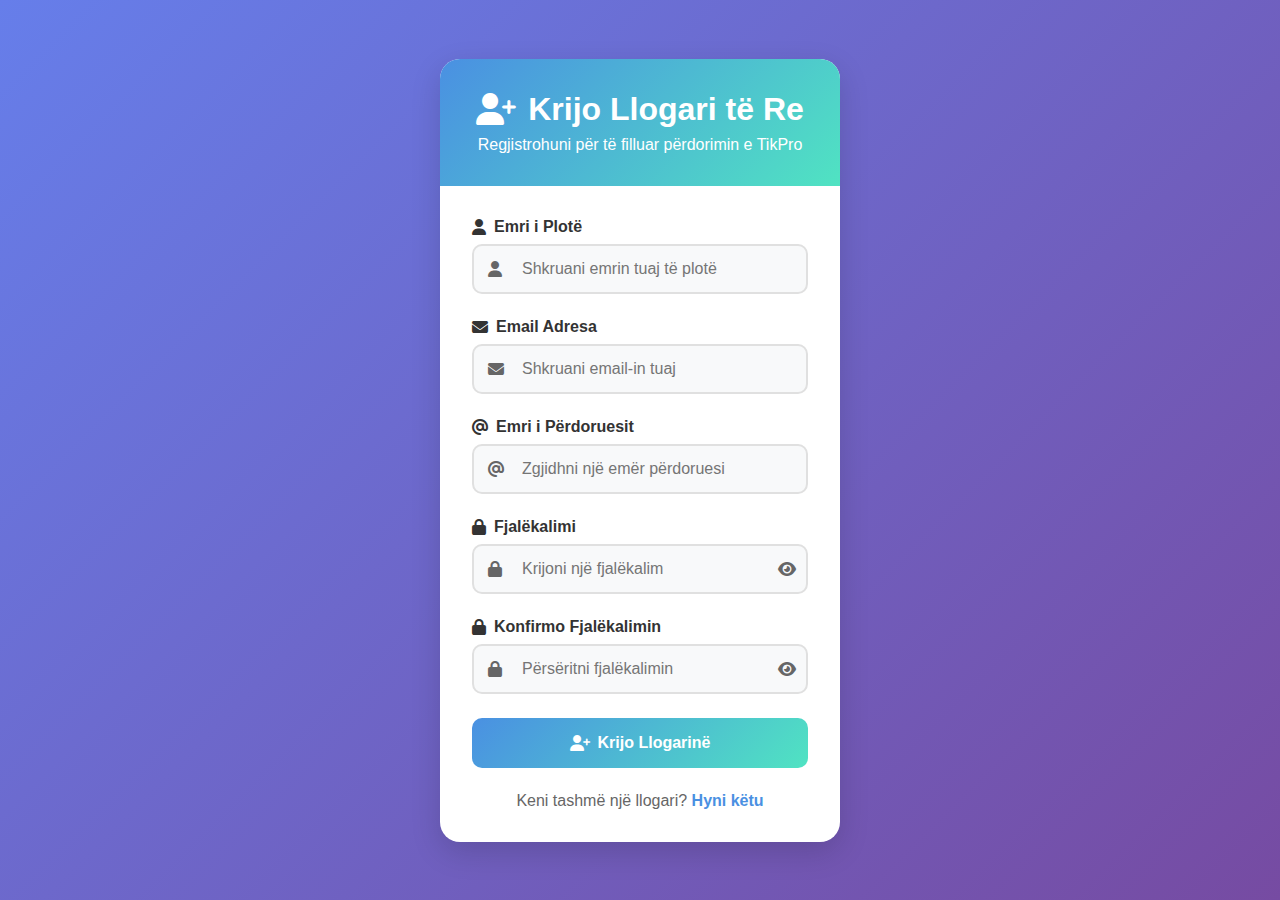
<file: regjister.html>
<!doctype html>
<html lang="sq">
  <head>
    <meta charset="UTF-8" />
    <meta name="viewport" content="width=device-width, initial-scale=1.0" />
    <title>Regjistrohuni - TikPro</title>
    <link
      rel="stylesheet"
      href="https://cdnjs.cloudflare.com/ajax/libs/font-awesome/6.4.0/css/all.min.css"
    />
    <script
      type="text/javascript"
      src="https://cdn.weglot.com/weglot.min.js"
    ></script>
    <script
      type="text/javascript"
      src="https://cdn.weglot.com/weglot.min.js"
    ></script>
    <script>
      Weglot.initialize({
        api_key: "wg_407ceb0a754d47002779caeb2a39b20a6",
      });
    </script>
    <style>
      :root {
        --primary-color: #4a90e2;
        --secondary-color: #50e3c2;
        --danger-color: #d0021b;
        --success-color: #7ed321;
        --dark-color: #2c3e50;
        --light-color: #f8f9fa;
        --text-dark: #333333;
        --text-light: #666666;
        --shadow: 0 10px 30px rgba(0, 0, 0, 0.15);
        --transition: all 0.3s ease;
      }

      * {
        margin: 0;
        padding: 0;
        box-sizing: border-box;
      }

      body {
        font-family: "Segoe UI", Tahoma, Geneva, Verdana, sans-serif;
        background: linear-gradient(135deg, #667eea 0%, #764ba2 100%);
        color: var(--text-dark);
        min-height: 100vh;
        display: flex;
        align-items: center;
        justify-content: center;
        padding: 20px;
      }

      .register-container {
        width: 100%;
        max-width: 400px;
        background: white;
        border-radius: 20px;
        box-shadow: var(--shadow);
        overflow: hidden;
        animation: slideUp 0.5s ease;
      }

      @keyframes slideUp {
        from {
          opacity: 0;
          transform: translateY(30px);
        }
        to {
          opacity: 1;
          transform: translateY(0);
        }
      }

      .register-header {
        background: linear-gradient(
          135deg,
          var(--primary-color) 0%,
          var(--secondary-color) 100%
        );
        padding: 2rem;
        text-align: center;
        color: white;
      }

      .register-header h2 {
        font-size: 2rem;
        margin-bottom: 0.5rem;
        display: flex;
        align-items: center;
        justify-content: center;
        gap: 0.75rem;
      }

      .register-form {
        padding: 2rem;
      }

      .form-group {
        margin-bottom: 1.5rem;
      }

      .form-group label {
        display: block;
        margin-bottom: 0.5rem;
        font-weight: 600;
        color: var(--text-dark);
        display: flex;
        align-items: center;
        gap: 0.5rem;
      }

      .input-with-icon {
        position: relative;
      }

      .input-with-icon input {
        width: 100%;
        padding: 0.875rem 1rem 0.875rem 3rem;
        border: 2px solid #e0e0e0;
        border-radius: 10px;
        font-size: 1rem;
        transition: var(--transition);
        background: var(--light-color);
      }

      .input-with-icon input:focus {
        outline: none;
        border-color: var(--primary-color);
        background: white;
        box-shadow: 0 0 0 3px rgba(74, 144, 226, 0.1);
      }

      .input-with-icon i {
        position: absolute;
        left: 1rem;
        top: 50%;
        transform: translateY(-50%);
        color: var(--text-light);
      }

      .password-toggle {
        position: absolute;
        right: 1rem;
        top: 50%;
        transform: translateY(-50%);
        background: none;
        border: none;
        color: var(--text-light);
        cursor: pointer;
        font-size: 1rem;
        padding: 0.5rem;
      }

      .btn {
        width: 100%;
        padding: 1rem;
        border: none;
        border-radius: 10px;
        font-size: 1rem;
        font-weight: 600;
        cursor: pointer;
        transition: var(--transition);
        display: flex;
        align-items: center;
        justify-content: center;
        gap: 0.5rem;
      }

      .btn-primary {
        background: linear-gradient(
          135deg,
          var(--primary-color) 0%,
          var(--secondary-color) 100%
        );
        color: white;
      }
      /* Rregullo butonin e syrit */
      .password-toggle {
        right: 35px !important; /* E lëviz butonin 10px nga e djathta */
      }

      /* Rregullo ikonën brenda butonit */
      .password-toggle i {
        padding-right: 5px; /* Shto padding djathtas */
        padding-left: 5px; /* Shto padding majtas për balancim */
      }

      /* Ose nëse do vetëm padding djathtas */
      .password-toggle i.syri {
        padding-right: 8px; /* Shto 8px hapësirë djathtas */
        margin-right: 2px; /* Ose përdor margin në vend të padding */
      }
      .btn-primary:hover {
        transform: translateY(-2px);
        box-shadow: 0 5px 15px rgba(74, 144, 226, 0.4);
      }

      .login-link {
        text-align: center;
        margin-top: 1.5rem;
        color: var(--text-light);
      }

      .login-link a {
        color: var(--primary-color);
        text-decoration: none;
        font-weight: 600;
      }

      .notification {
        position: fixed;
        top: 20px;
        right: 20px;
        padding: 1rem 1.5rem;
        border-radius: 10px;
        color: white;
        font-weight: 500;
        z-index: 10000;
        animation: slideInRight 0.3s ease;
        box-shadow: 0 5px 15px rgba(0, 0, 0, 0.2);
        max-width: 400px;
      }

      @keyframes slideInRight {
        from {
          transform: translateX(400px);
          opacity: 0;
        }
        to {
          transform: translateX(0);
          opacity: 1;
        }
      }

      .notification.success {
        background: var(--success-color);
      }
      .notification.error {
        background: var(--danger-color);
      }

      .loading {
        position: fixed;
        top: 0;
        left: 0;
        width: 100%;
        height: 100%;
        background: rgba(0, 0, 0, 0.5);
        display: none;
        align-items: center;
        justify-content: center;
        z-index: 9999;
      }

      .loading.active {
        display: flex;
      }

      .spinner {
        width: 50px;
        height: 50px;
        border: 4px solid rgba(255, 255, 255, 0.3);
        border-top-color: white;
        border-radius: 50%;
        animation: spin 1s linear infinite;
      }

      @keyframes spin {
        to {
          transform: rotate(360deg);
        }
      }
    </style>
  </head>
  <body>
    <div class="register-container">
      <div class="register-header">
        <h2>
          <i class="fas fa-user-plus"></i>
          Krijo Llogari të Re
        </h2>
        <p>Regjistrohuni për të filluar përdorimin e TikPro</p>
      </div>

      <form class="register-form" id="registerForm">
        <div class="form-group">
          <label for="fullName">
            <i class="fas fa-user"></i>
            Emri i Plotë
          </label>
          <div class="input-with-icon">
            <input
              type="text"
              id="fullName"
              placeholder="Shkruani emrin tuaj të plotë"
              required
            />
            <i class="fas fa-user"></i>
          </div>
        </div>

        <div class="form-group">
          <label for="email">
            <i class="fas fa-envelope"></i>
            Email Adresa
          </label>
          <div class="input-with-icon">
            <input
              type="email"
              id="email"
              placeholder="Shkruani email-in tuaj"
              required
            />
            <i class="fas fa-envelope"></i>
          </div>
        </div>

        <div class="form-group">
          <label for="username">
            <i class="fas fa-at"></i>
            Emri i Përdoruesit
          </label>
          <div class="input-with-icon">
            <input
              type="text"
              id="username"
              placeholder="Zgjidhni një emër përdoruesi"
              required
            />
            <i class="fas fa-at"></i>
          </div>
        </div>

        <div class="form-group">
          <label for="password">
            <i class="fas fa-lock"></i>
            Fjalëkalimi
          </label>
          <div class="input-with-icon">
            <input
              type="password"
              id="password"
              placeholder="Krijoni një fjalëkalim"
              required
            />
            <i class="fas fa-lock"></i>
            <button type="button" class="password-toggle" id="togglePassword">
              <i class="fas fa-eye syri"></i>
            </button>
          </div>
        </div>

        <div class="form-group">
          <label for="confirmPassword">
            <i class="fas fa-lock"></i>
            Konfirmo Fjalëkalimin
          </label>
          <div class="input-with-icon">
            <input
              type="password"
              id="confirmPassword"
              placeholder="Përsëritni fjalëkalimin"
              required
            />
            <i class="fas fa-lock"></i>
            <button
              type="button"
              class="password-toggle"
              id="toggleConfirmPassword"
            >
              <i class="fas fa-eye syri"></i>
            </button>
          </div>
        </div>

        <button type="submit" class="btn btn-primary">
          <i class="fas fa-user-plus"></i>
          Krijo Llogarinë
        </button>

        <div class="login-link">
          Keni tashmë një llogari?
          <a href="login.html">Hyni këtu</a>
        </div>
      </form>
    </div>

    <div class="loading" id="loading">
      <div class="spinner"></div>
    </div>

    <script src="database.js"></script>
    <script>
      document.addEventListener("DOMContentLoaded", function () {
        const togglePassword = document.getElementById("togglePassword");
        const toggleConfirmPassword = document.getElementById(
          "toggleConfirmPassword",
        );
        const passwordInput = document.getElementById("password");
        const confirmPasswordInput = document.getElementById("confirmPassword");

        togglePassword.addEventListener("click", function () {
          const icon = this.querySelector("i");
          if (passwordInput.type === "password") {
            passwordInput.type = "text";
            icon.classList.remove("fa-eye");
            icon.classList.add("fa-eye-slash");
          } else {
            passwordInput.type = "password";
            icon.classList.remove("fa-eye-slash");
            icon.classList.add("fa-eye");
          }
        });

        toggleConfirmPassword.addEventListener("click", function () {
          const icon = this.querySelector("i");
          if (confirmPasswordInput.type === "password") {
            confirmPasswordInput.type = "text";
            icon.classList.remove("fa-eye");
            icon.classList.add("fa-eye-slash");
          } else {
            confirmPasswordInput.type = "password";
            icon.classList.remove("fa-eye-slash");
            icon.classList.add("fa-eye");
          }
        });

        document
          .getElementById("registerForm")
          .addEventListener("submit", function (e) {
            e.preventDefault();

            const fullName = document.getElementById("fullName").value.trim();
            const email = document.getElementById("email").value.trim();
            const username = document.getElementById("username").value.trim();
            const password = document.getElementById("password").value;
            const confirmPassword =
              document.getElementById("confirmPassword").value;

            if (
              !fullName ||
              !email ||
              !username ||
              !password ||
              !confirmPassword
            ) {
              showNotification("Ju lutem plotësoni të gjitha fushat!", "error");
              return;
            }

            if (password.length < 6) {
              showNotification(
                "Fjalëkalimi duhet të jetë së paku 6 karaktere!",
                "error",
              );
              return;
            }

            if (password !== confirmPassword) {
              showNotification("Fjalëkalimet nuk përputhen!", "error");
              return;
            }

            const emailRegex = /^[^\s@]+@[^\s@]+\.[^\s@]+$/;
            if (!emailRegex.test(email)) {
              showNotification(
                "Ju lutem shkruani një email të vlefshëm!",
                "error",
              );
              return;
            }

            document.getElementById("loading").classList.add("active");

            setTimeout(() => {
              const existingUser =
                db.findUserByUsernameOrEmail(username) ||
                db.findUserByUsernameOrEmail(email);

              if (existingUser) {
                showNotification("Ky përdorues ekziston tashmë!", "error");
                document.getElementById("loading").classList.remove("active");
                return;
              }

              const newUser = db.createUser({
                name: fullName,
                username: username,
                email: email,
                password: password,
              });

              localStorage.setItem(
                "tikproCurrentUser",
                JSON.stringify(newUser),
              );

              showNotification("Llogaria u krijua me sukses!", "success");

              setTimeout(() => {
                window.location.href = "index.html";
              }, 1500);
            }, 1000);
          });

        const currentUser = JSON.parse(
          localStorage.getItem("tikproCurrentUser"),
        );
        if (currentUser) {
          window.location.href = "index.html";
        }
      });

      function showNotification(message, type = "info") {
        const notification = document.createElement("div");
        notification.className = `notification ${type}`;
        notification.textContent = message;
        document.body.appendChild(notification);

        setTimeout(() => {
          notification.style.animation = "slideInRight 0.3s ease reverse";
          setTimeout(() => {
            notification.remove();
          }, 300);
        }, 3000);
      }
    </script>
  </body>
</html>
</file>
<file: style.css>
:root {
  --primary: #ee1d52;
  --primary-dark: #d11a48;
  --primary-light: #ff3366;
  --secondary: #00d4aa;
  --secondary-dark: #00b894;
  --background: #ffffff;
  --foreground: #1a1a1a;
  --card: #f9fafb;
  --card-border: #e5e7eb;
  --muted: #6b7280;
  --muted-bg: #f3f4f6;
  --success: #22c55e;
  --shadow-sm: 0 1px 2px rgba(0, 0, 0, 0.05);
  --shadow:
    0 4px 6px -1px rgba(0, 0, 0, 0.1), 0 2px 4px -1px rgba(0, 0, 0, 0.06);
  --shadow-lg:
    0 10px 15px -3px rgba(0, 0, 0, 0.1), 0 4px 6px -2px rgba(0, 0, 0, 0.05);
  --shadow-xl:
    0 20px 25px -5px rgba(0, 0, 0, 0.1), 0 10px 10px -5px rgba(0, 0, 0, 0.04);
  --radius: 0.5rem;
  --radius-lg: 1rem;
  --radius-xl: 1.5rem;
}

.dark {
  --background: #0f0f0f;
  --foreground: #f5f5f5;
  --card: #1a1a1a;
  --card-border: #2a2a2a;
  --muted: #a1a1a1;
  --muted-bg: #1f1f1f;
  --shadow-sm: 0 1px 2px rgba(0, 0, 0, 0.3);
  --shadow:
    0 4px 6px -1px rgba(0, 0, 0, 0.4), 0 2px 4px -1px rgba(0, 0, 0, 0.3);
  --shadow-lg:
    0 10px 15px -3px rgba(0, 0, 0, 0.5), 0 4px 6px -2px rgba(0, 0, 0, 0.3);
  --shadow-xl:
    0 20px 25px -5px rgba(0, 0, 0, 0.5), 0 10px 10px -5px rgba(0, 0, 0, 0.3);
}

* {
  margin: 0;
  padding: 0;
  box-sizing: border-box;
}

html {
  scroll-behavior: smooth;
}

body {
  font-family:
    "Plus Jakarta Sans",
    -apple-system,
    BlinkMacSystemFont,
    "Segoe UI",
    Roboto,
    sans-serif;
  background-color: var(--background);
  color: var(--foreground);
  line-height: 1.6;
  min-height: 100vh;
}

.container {
  max-width: 1200px;
  margin: 0 auto;
  padding: 0 1rem;
}

.text-primary {
  color: var(--primary);
}

.btn {
  display: inline-flex;
  align-items: center;
  justify-content: center;
  gap: 0.5rem;
  padding: 0.75rem 1.5rem;
  font-size: 1rem;
  font-weight: 600;
  border-radius: var(--radius);
  border: none;
  cursor: pointer;
  transition: all 0.2s ease;
  text-decoration: none;
}

.btn-primary {
  background: var(--primary);
  color: white;
}

.btn-primary:hover {
  background: var(--primary-dark);
  transform: translateY(-2px);
  box-shadow: var(--shadow-lg);
}

.btn-secondary {
  background: var(--secondary);
  color: white;
}

.btn-secondary:hover {
  background: var(--secondary-dark);
  transform: translateY(-2px);
  box-shadow: var(--shadow-lg);
}

.btn-outline {
  background: transparent;
  color: var(--foreground);
  border: 2px solid var(--card-border);
}

.btn-outline:hover {
  background: var(--muted-bg);
  border-color: var(--muted);
}

.btn-lg {
  padding: 1rem 2rem;
  font-size: 1.125rem;
}

.btn-full {
  width: 100%;
}

.badge {
  display: inline-block;
  padding: 0.375rem 1rem;
  font-size: 0.75rem;
  font-weight: 700;
  text-transform: uppercase;
  letter-spacing: 0.05em;
  border-radius: 9999px;
}

.badge-primary {
  background: var(--primary);
  color: white;
}

.theme-toggle {
  display: flex;
  align-items: center;
  justify-content: center;
  width: 2.5rem;
  height: 2.5rem;
  padding: 0;
  background: var(--muted-bg);
  border: 1px solid var(--card-border);
  border-radius: var(--radius);
  cursor: pointer;
  transition: all 0.2s ease;
  color: var(--foreground);
}

.theme-toggle:hover {
  background: var(--card-border);
}

.theme-toggle svg {
  width: 1.25rem;
  height: 1.25rem;
}

.theme-toggle .icon-sun {
  display: none;
}

.theme-toggle .icon-moon {
  display: block;
}

.dark .theme-toggle .icon-sun {
  display: block;
}

.dark .theme-toggle .icon-moon {
  display: none;
}

.header {
  position: sticky;
  top: 0;
  z-index: 100;
  background: rgba(255, 255, 255, 0.95);
  backdrop-filter: blur(10px);
  border-bottom: 1px solid var(--card-border);
}

.dark .header {
  background: rgba(15, 15, 15, 0.95);
}

.header-content {
  display: flex;
  align-items: center;
  justify-content: space-between;
  height: 4rem;
  gap: 1rem;
}

.header-actions {
  display: flex;
  align-items: center;
  gap: 0.5rem;
}

.logo {
  display: flex;
  align-items: center;
  gap: 0.5rem;
  font-size: 1.5rem;
  font-weight: 800;
  color: var(--foreground);
  text-decoration: none;
  filter: drop-shadow(0 0 15px rgba(255, 0, 80, 0.5));
}

.logo-icon {
  width: 2rem;
  height: 2rem;
  color: var(--primary);
  filter: drop-shadow(0 0 15px rgba(255, 0, 80, 0.5));
}

.nav-desktop {
  display: none;
  gap: 0.5rem;
}

.nav-link {
  padding: 0.5rem 1rem;
  font-weight: 500;
  color: var(--muted);
  text-decoration: none;
  border-radius: var(--radius);
  transition: all 0.2s ease;
}

.nav-link:hover,
.nav-link.active {
  color: var(--foreground);
  background: var(--muted-bg);
}

.menu-toggle {
  display: flex;
  flex-direction: column;
  gap: 5px;
  padding: 0.5rem;
  background: none;
  border: none;
  cursor: pointer;
}

.menu-toggle span {
  width: 24px;
  height: 2px;
  background: var(--foreground);
  border-radius: 2px;
  transition: all 0.3s ease;
}

.menu-toggle.active span:nth-child(1) {
  transform: rotate(45deg) translate(5px, 5px);
}

.menu-toggle.active span:nth-child(2) {
  opacity: 0;
}

.menu-toggle.active span:nth-child(3) {
  transform: rotate(-45deg) translate(5px, -5px);
}

.nav-mobile {
  display: none;
  flex-direction: column;
  padding: 1rem;
  border-top: 1px solid var(--card-border);
}

.nav-mobile.active {
  display: flex;
}

@media (min-width: 768px) {
  .nav-desktop {
    display: flex;
  }
  .menu-toggle {
    display: none;
  }
  .nav-mobile {
    display: none !important;
  }
}

.hero {
  position: relative;
  padding: 5rem 0;
  overflow: hidden;
}

.hero-bg {
  position: absolute;
  inset: 0;
  background:
    radial-gradient(circle, rgba(255, 255, 255, 0.1) 1px, transparent 1px),
    radial-gradient(
      circle at 30% 20%,
      rgba(238, 29, 82, 0.15),
      transparent 50%
    ),
    radial-gradient(circle at 70% 80%, rgba(0, 212, 170, 0.15), transparent 50%);

  background-size:
    40px 40px,
    100% 100%,
    100% 100%;
  filter: blur(0px);
  animation: backgroundPulse 10s ease-in-out infinite alternate;
}

.hero-bg::after {
  content: "";
  position: absolute;
  inset: 0;
  background-image: radial-gradient(circle, white 1px, transparent 1px);
  background-size: 50px 50px;
  opacity: 0.09;
  animation: starsMove 100s linear infinite;
}

@keyframes starsMove {
  from {
    background-position: 0 0;
  }
  to {
    background-position: 500px 1000px;
  }
}

.hero-content {
  position: relative;
  text-align: center;
  max-width: 800px;
  margin: 0 auto;
  padding: 40px;
  background: rgba(255, 255, 255, 0.03);
  backdrop-filter: blur(10px);
  border: 1px solid rgba(255, 255, 255, 0.05);
  border-radius: 24px;
  z-index: 1;
}

.hero-icon {
  width: 4rem;
  height: 4rem;
  margin: 0 auto 1.5rem;
  color: var(--primary);
  filter: drop-shadow(0 0 15px rgba(238, 29, 82, 0.5));
  transition: transform 0.3s ease;
}

.hero-icon:hover {
  transform: scale(1.1);
}

.hero-icon svg {
  width: 100%;
  height: 100%;
}

.hero-title {
  font-size: 3rem;
  font-weight: 800;
  margin-bottom: 0.5rem;
}

.hero-subtitle {
  font-size: 1.5rem;
  color: var(--muted);
  margin-bottom: 0.5rem;
}

.hero-description {
  font-size: 1.125rem;
  color: var(--muted);
  margin-bottom: 2rem;
  max-width: 600px;
  margin-left: auto;
  margin-right: auto;
}

.hero-buttons {
  display: flex;
  flex-direction: column;
  gap: 1rem;
  margin-bottom: 3rem;
}

.trust-indicators {
  display: flex;
  flex-wrap: wrap;
  justify-content: center;
  gap: 1.5rem;
}

.trust-item {
  display: flex;
  align-items: center;
  gap: 0.5rem;
  font-size: 0.875rem;
  color: var(--muted);
}

.trust-icon {
  width: 1.25rem;
  height: 1.25rem;
}

.trust-icon.green {
  color: var(--success);
}
.trust-icon.primary {
  color: var(--primary);
}
.trust-icon.yellow {
  color: #eab308;
}

@media (min-width: 640px) {
  .hero {
    padding: 8rem 0;
  }
  .hero-title {
    font-size: 4rem;
  }
  .hero-icon {
    width: 5rem;
    height: 5rem;
  }
  .hero-buttons {
    flex-direction: row;
    justify-content: center;
  }
}

.section {
  padding: 4rem 0;
}

.section-alt {
  background: var(--muted-bg);
}

.section-free {
  background: linear-gradient(to bottom, var(--background), var(--muted-bg));
}

.section-header {
  text-align: center;
  margin-bottom: 3rem;
}

.section-icon {
  width: 2.5rem;
  height: 2.5rem;
  margin: 0 auto 1rem;
}

.section-icon.likes {
  color: var(--primary);
}
.section-icon.views {
  color: var(--secondary);
}

.section-icon svg {
  width: 100%;
  height: 100%;
}

.section-title {
  font-size: 2rem;
  font-weight: 700;
  margin-bottom: 0.75rem;
}

.section-subtitle {
  color: var(--muted);
  max-width: 600px;
  margin: 0 auto;
}

@media (min-width: 768px) {
  .section {
    padding: 6rem 0;
  }
  .section-title {
    font-size: 2.5rem;
  }
}

.free-packages-grid {
  display: grid;
  gap: 1.5rem;
  max-width: 800px;
  margin: 0 auto;
}

.card {
  transition: all 0.3s ease;
}

.card:hover {
  transform: translateY(-10px);
  border-color: rgba(238, 29, 82, 0.5);
  box-shadow: 0 10px 30px rgba(238, 29, 82, 0.2);
}

.dark .card {
  background: var(--card);
}

.card-free {
  position: relative;
  border: 2px solid transparent;
}

.card-likes {
  border-color: rgba(238, 29, 82, 0.2);
}

.card-views {
  border-color: rgba(0, 212, 170, 0.2);
}

.card-badge {
  position: absolute;
  top: 0;
  right: 0;
  background: var(--primary);
  color: white;
  padding: 0.375rem 0.75rem;
  font-size: 0.75rem;
  font-weight: 600;
  border-radius: 0 var(--radius-xl) 0 var(--radius);
}

.card-badge-secondary {
  background: var(--secondary);
}

.card-header {
  display: flex;
  align-items: center;
  gap: 0.75rem;
  margin-bottom: 1rem;
}

.card-icon {
  width: 2.5rem;
  height: 2.5rem;
  padding: 0.5rem;
  border-radius: var(--radius);
}

.card-icon.likes {
  background: rgba(238, 29, 82, 0.1);
  color: var(--primary);
}

.card-icon.views {
  background: rgba(0, 212, 170, 0.1);
  color: var(--secondary);
}

.card-icon svg {
  width: 100%;
  height: 100%;
}

.card-title {
  font-size: 1.25rem;
  font-weight: 600;
}

.card-amount {
  font-size: 2.5rem;
  font-weight: 800;
  margin-bottom: 1rem;
}

.card-amount span {
  font-size: 1rem;
  font-weight: 400;
  color: var(--muted);
}

.card-features {
  list-style: none;
  margin-bottom: 1.5rem;
}

.card-features li {
  display: flex;
  align-items: center;
  gap: 0.5rem;
  padding: 0.5rem 0;
  font-size: 0.875rem;
  color: var(--muted);
}

.card-features svg {
  width: 1rem;
  height: 1rem;
  color: var(--success);
  flex-shrink: 0;
}

@media (min-width: 768px) {
  .free-packages-grid {
    grid-template-columns: repeat(2, 1fr);
  }
  .card {
    padding: 2rem;
  }
}

.packages-grid {
  display: grid;
  gap: 1rem;
}

.package-card {
  position: relative;
  background: var(--card);
  border-radius: var(--radius-lg);
  padding: 1.5rem;
  text-align: center;
  box-shadow: var(--shadow);
  transition: all 0.3s ease;
}

.package-card:hover {
  transform: translateY(-4px);
  box-shadow: var(--shadow-xl);
}

.package-card.popular {
  border: 2px solid var(--primary);
  box-shadow: 0 0 0 4px rgba(238, 29, 82, 0.1);
}

.package-card.popular-views {
  border-color: var(--secondary);
  box-shadow: 0 0 0 4px rgba(0, 212, 170, 0.1);
}

.popular-badge {
  position: absolute;
  top: -0.75rem;
  left: 50%;
  transform: translateX(-50%);
  background: var(--primary);
  color: white;
  padding: 0.25rem 0.75rem;
  font-size: 0.75rem;
  font-weight: 600;
  border-radius: 9999px;
  white-space: nowrap;
}

.popular-views .popular-badge {
  background: var(--secondary);
}

.package-amount {
  font-size: 1.75rem;
  font-weight: 700;
  margin-bottom: 0.25rem;
}

.package-card.likes .package-amount {
  color: var(--primary);
}
.package-card.views .package-amount {
  color: var(--secondary);
}

.package-type {
  font-size: 0.875rem;
  color: var(--muted);
  margin-bottom: 1rem;
}

.package-price {
  font-size: 1.5rem;
  font-weight: 700;
  margin-bottom: 1rem;
}

@media (min-width: 480px) {
  .packages-grid {
    grid-template-columns: repeat(2, 1fr);
  }
}

@media (min-width: 768px) {
  .packages-grid {
    grid-template-columns: repeat(3, 1fr);
    gap: 1.5rem;
  }
}

@media (min-width: 1024px) {
  .packages-grid {
    grid-template-columns: repeat(4, 1fr);
  }
}

.features-grid {
  display: grid;
  gap: 2rem;
  max-width: 1000px;
  margin: 0 auto;
}

.feature-card {
  text-align: center;
  padding: 2rem 1rem;
}

.feature-icon {
  width: 4rem;
  height: 4rem;
  margin: 0 auto 1rem;
  padding: 1rem;
  border-radius: var(--radius-xl);
}

.feature-icon.primary {
  background: rgba(238, 29, 82, 0.1);
  color: var(--primary);
}

.feature-icon.green {
  background: rgba(34, 197, 94, 0.1);
  color: var(--success);
}

.feature-icon.blue {
  background: rgba(59, 130, 246, 0.1);
  color: #3b82f6;
}

.feature-icon svg {
  width: 100%;
  height: 100%;
}

.feature-card h3 {
  font-size: 1.25rem;
  font-weight: 600;
  margin-bottom: 0.5rem;
}

.feature-card p {
  color: var(--muted);
}

@media (min-width: 768px) {
  .features-grid {
    grid-template-columns: repeat(3, 1fr);
  }
}

.footer {
  background: var(--muted-bg);
  border-top: 1px solid var(--card-border);
  padding: 3rem 0 1.5rem;
}

.footer-grid {
  display: grid;
  gap: 2rem;
  margin-bottom: 2rem;
}

.footer-brand .logo {
  margin-bottom: 1rem;
}

.footer-brand p {
  color: var(--muted);
  font-size: 0.875rem;
  margin-bottom: 1rem;
}

.footer-stat {
  display: flex;
  align-items: center;
  gap: 0.5rem;
  font-size: 0.875rem;
  color: var(--muted);
}

.footer-stat svg {
  width: 1rem;
  height: 1rem;
}

.footer-links h4,
.footer-contact h4 {
  font-size: 1rem;
  font-weight: 600;
  margin-bottom: 1rem;
}

.footer-links ul {
  list-style: none;
}

.footer-links li {
  margin-bottom: 0.5rem;
}

.footer-links a,
.footer-contact a {
  color: var(--muted);
  text-decoration: none;
  font-size: 0.875rem;
  transition: color 0.2s ease;
  display: flex;
  align-items: center;
  gap: 0.5rem;
}

.footer-links a:hover,
.footer-contact a:hover {
  color: var(--foreground);
}

.footer-contact svg {
  width: 1rem;
  height: 1rem;
}

.footer-contact p {
  color: var(--muted);
  font-size: 0.875rem;
  margin-top: 0.5rem;
}

.footer-bottom {
  padding-top: 1.5rem;
  border-top: 1px solid var(--card-border);
  display: flex;
  flex-direction: column;
  gap: 1rem;
  text-align: center;
}

.footer-bottom p {
  color: var(--muted);
  font-size: 0.875rem;
}

.footer-bottom-links {
  display: flex;
  align-items: center;
  justify-content: center;
  gap: 1rem;
  font-size: 0.875rem;
}

.footer-bottom-links a {
  color: var(--muted);
  text-decoration: none;
  transition: color 0.2s ease;
}

.footer-bottom-links a:hover {
  color: var(--foreground);
}

.footer-bottom-links span {
  color: var(--card-border);
}

@media (min-width: 768px) {
  .footer-grid {
    grid-template-columns: 2fr 1fr 1fr;
  }
  .footer-bottom {
    flex-direction: row;
    justify-content: space-between;
    text-align: left;
  }
}

.modal {
  display: none;
  position: fixed;
  inset: 0;
  z-index: 200;
  align-items: center;
  justify-content: center;
  padding: 1rem;
}

.modal.active {
  display: flex;
}

.modal-overlay {
  position: absolute;
  inset: 0;
  background: rgba(0, 0, 0, 0.5);
  backdrop-filter: blur(4px);
}

.modal-content {
  position: relative;
  background: var(--background);
  border-radius: var(--radius-xl);
  padding: 2rem;
  width: 100%;
  max-width: 400px;
  max-height: 90vh;
  overflow-y: auto;
  animation: modalIn 0.3s ease;
  border: 1px solid var(--card-border);
}

.modal-content-lg {
  max-width: 500px;
}

.modal-content-sm {
  max-width: 320px;
}

@keyframes modalIn {
  from {
    opacity: 0;
    transform: scale(0.95) translateY(10px);
  }
  to {
    opacity: 1;
    transform: scale(1) translateY(0);
  }
}

.modal-close {
  position: absolute;
  top: 1rem;
  right: 1rem;
  width: 2rem;
  height: 2rem;
  display: flex;
  align-items: center;
  justify-content: center;
  background: var(--muted-bg);
  border: none;
  border-radius: 50%;
  cursor: pointer;
  transition: background 0.2s ease;
}

.modal-close:hover {
  background: var(--card-border);
}

.modal-close svg {
  width: 1.25rem;
  height: 1.25rem;
  color: var(--muted);
}

.modal-header {
  text-align: center;
  margin-bottom: 1.5rem;
}

.modal-icon {
  width: 3rem;
  height: 3rem;
  margin: 0 auto 0.75rem;
}

.modal-icon svg {
  width: 100%;
  height: 100%;
}

.modal-icon.likes {
  color: var(--primary);
}
.modal-icon.views {
  color: var(--secondary);
}

.modal-header h3 {
  font-size: 1.25rem;
  font-weight: 600;
  margin-bottom: 0.25rem;
}

.modal-header p {
  color: var(--muted);
  font-size: 0.875rem;
}

.form-group {
  margin-bottom: 1rem;
}

.form-group label {
  display: block;
  font-size: 0.875rem;
  font-weight: 500;
  margin-bottom: 0.5rem;
}

.input-icon {
  position: relative;
}

.input-icon svg {
  position: absolute;
  left: 0.75rem;
  top: 50%;
  transform: translateY(-50%);
  width: 1.25rem;
  height: 1.25rem;
  color: var(--muted);
}

.input-icon input {
  width: 100%;
  padding: 0.75rem 0.75rem 0.75rem 2.75rem;
  font-size: 1rem;
  border: 1px solid var(--card-border);
  border-radius: var(--radius);
  transition: all 0.2s ease;
  background: var(--background);
  color: var(--foreground);
}

.input-icon input:focus {
  outline: none;
  border-color: var(--primary);
  box-shadow: 0 0 0 3px rgba(238, 29, 82, 0.1);
}

.radio-group {
  display: flex;
  gap: 1.5rem;
}

.radio-label {
  display: flex;
  align-items: center;
  gap: 0.5rem;
  cursor: pointer;
  font-size: 0.875rem;
}

.radio-label input {
  display: none;
}

.radio-custom {
  width: 1.25rem;
  height: 1.25rem;
  border: 2px solid var(--card-border);
  border-radius: 50%;
  position: relative;
  transition: all 0.2s ease;
}

.radio-label input:checked + .radio-custom {
  border-color: var(--primary);
}

.radio-label input:checked + .radio-custom::after {
  content: "";
  position: absolute;
  inset: 3px;
  background: var(--primary);
  border-radius: 50%;
}

.form-total {
  display: flex;
  justify-content: space-between;
  align-items: center;
  padding: 1rem 0;
  margin-top: 0.5rem;
  border-top: 1px solid var(--card-border);
}

.form-total span:first-child {
  color: var(--muted);
}

.total-price {
  font-size: 1.5rem;
  font-weight: 700;
}

.success-content {
  text-align: center;
  padding: 1rem 0;
}

.success-icon {
  width: 4rem;
  height: 4rem;
  margin: 0 auto 1rem;
  padding: 0.75rem;
  background: rgba(34, 197, 94, 0.1);
  border-radius: 50%;
  color: var(--success);
}

.success-icon svg {
  width: 100%;
  height: 100%;
}

.success-content h3 {
  font-size: 1.5rem;
  font-weight: 700;
  margin-bottom: 0.5rem;
}

.success-content p {
  color: var(--muted);
  margin-bottom: 1.5rem;
}

.page-header {
  text-align: center;
  padding: 4rem 0 2rem;
}

.page-icon {
  width: 4rem;
  height: 4rem;
  margin: 0 auto 1rem;
  padding: 1rem;
  background: rgba(238, 29, 82, 0.1);
  border-radius: var(--radius-xl);
  color: var(--primary);
}

.page-icon svg {
  width: 100%;
  height: 100%;
}

.page-title {
  font-size: 2rem;
  font-weight: 700;
  margin-bottom: 0.5rem;
}

.page-subtitle {
  color: var(--muted);
}

.page-content {
  max-width: 900px;
  margin: 60px auto;
  padding: 20px;
  position: relative;
}

.privacy-content {
  max-width: 900px;
  margin: 60px auto;
  padding: 20px;
  position: relative;
}

.privacy-intro,
.privacy-card,
.contact-card {
  background: var(--card);
  border: 1px solid var(--card-border);
  border-radius: var(--radius-lg);
  padding: 40px;
  box-shadow: var(--shadow-lg);
  margin-bottom: 40px;
  transition: all 0.3s ease;
}

.privacy-intro:hover,
.privacy-card:hover,
.contact-card:hover {
  transform: translateY(-5px);
  box-shadow: var(--shadow-xl);
}

.dark .privacy-intro,
.dark .privacy-card,
.dark .contact-card {
  background: rgba(15, 15, 15, 0.7);
  backdrop-filter: blur(25px) saturate(180%);
  -webkit-backdrop-filter: blur(25px) saturate(180%);
  border: 1px solid rgba(255, 255, 255, 0.1);
  box-shadow:
    0 40px 100px rgba(0, 0, 0, 0.4),
    inset 0 1px 0 rgba(255, 255, 255, 0.1);
}

.dark .privacy-intro:hover,
.dark .privacy-card:hover,
.dark .contact-card:hover {
  transform: translateY(-10px) scale(1.01);
  border-color: rgba(238, 29, 82, 0.4);
  box-shadow:
    0 50px 120px rgba(238, 29, 82, 0.2),
    inset 0 1px 0 rgba(255, 255, 255, 0.1);
}

.privacy-card p,
.privacy-card li,
.contact-card p {
  font-size: 1.05rem;
  color: var(--muted);
  line-height: 1.8;
  margin-bottom: 15px;
}

.dark .privacy-card p,
.dark .privacy-card li,
.dark .contact-card p {
  color: rgba(255, 255, 255, 0.7);
}

.privacy-card strong {
  color: var(--primary);
  font-weight: 800;
}

.dark .privacy-card strong {
  background: linear-gradient(90deg, #ee1d52, #ff3366);
  -webkit-background-clip: text;
  -webkit-text-fill-color: transparent;
}

.privacy-section-header {
  display: flex;
  align-items: center;
  gap: 20px;
  margin-bottom: 25px;
}

.privacy-section-icon {
  width: 55px;
  height: 55px;
  padding: 12px;
  border-radius: 18px;
  background: rgba(238, 29, 82, 0.08);
  display: flex;
  align-items: center;
  justify-content: center;
}

.dark .privacy-section-icon {
  background: rgba(255, 255, 255, 0.05);
}

.privacy-section-icon.primary {
  color: var(--primary);
}

.privacy-section-icon.cyan {
  color: var(--secondary);
}

.privacy-section-icon.blue {
  color: #3b82f6;
}

.privacy-section-icon.purple {
  color: #8b5cf6;
}

.dark .privacy-section-icon.primary {
  filter: drop-shadow(0 0 10px rgba(238, 29, 82, 0.5));
}

.dark .privacy-section-icon.cyan {
  filter: drop-shadow(0 0 10px rgba(0, 212, 170, 0.5));
}

.dark .privacy-section-icon.blue {
  filter: drop-shadow(0 0 10px rgba(59, 130, 246, 0.5));
}

.dark .privacy-section-icon.purple {
  filter: drop-shadow(0 0 10px rgba(139, 92, 246, 0.5));
}

.privacy-card ul {
  list-style: none;
  padding-left: 0;
}

.privacy-card li {
  display: flex;
  align-items: center;
  gap: 12px;
  margin-bottom: 10px;
}

.privacy-card li::before {
  content: "✓";
  color: var(--success);
  font-weight: bold;
  background: rgba(34, 197, 94, 0.1);
  width: 24px;
  height: 24px;
  display: flex;
  align-items: center;
  justify-content: center;
  border-radius: 50%;
  font-size: 12px;
  flex-shrink: 0;
}

.dark .privacy-card li::before {
  background: rgba(0, 212, 170, 0.1);
  color: var(--secondary);
}

.contact-card h2 {
  font-size: 1.25rem;
  font-weight: 600;
  margin-bottom: 0.5rem;
}

.contact-card .form-group {
  margin-bottom: 1.25rem;
}

.contact-card input,
.contact-card textarea {
  background: var(--background);
  border: 1px solid var(--card-border);
  border-radius: var(--radius);
  padding: 15px 20px 15px 50px;
  color: var(--foreground);
  font-size: 1rem;
  transition: all 0.3s ease;
  font-family: inherit;
  width: 100%;
}

.dark .contact-card input,
.dark .contact-card textarea {
  background: rgba(255, 255, 255, 0.03);
  border: 1px solid rgba(255, 255, 255, 0.1);
  color: rgba(255, 255, 255, 0.8);
}

.contact-card input:focus,
.contact-card textarea:focus {
  outline: none;
  border-color: var(--primary);
  box-shadow: 0 0 0 3px rgba(238, 29, 82, 0.1);
}

.dark .contact-card input:focus,
.dark .contact-card textarea:focus {
  background: rgba(238, 29, 82, 0.05);
  box-shadow: 0 0 20px rgba(238, 29, 82, 0.2);
}

.contact-card textarea {
  resize: none;
  min-height: 150px;
}

.textarea-icon {
  position: relative;
}

.textarea-icon svg {
  position: absolute;
  left: 0.75rem;
  top: 0.75rem;
  width: 1.25rem;
  height: 1.25rem;
  color: var(--muted);
}

.contact-card .btn-primary {
  background: var(--primary);
  border: none;
  height: 55px;
  border-radius: var(--radius);
  font-size: 1.1rem;
  font-weight: 600;
  transition: all 0.3s ease;
  width: 100%;
}

.dark .contact-card .btn-primary {
  background: linear-gradient(45deg, var(--primary), var(--primary-light));
  box-shadow: 0 10px 30px rgba(238, 29, 82, 0.3);
}

.contact-card .btn-primary:hover {
  background: var(--primary-dark);
  transform: translateY(-2px);
}

.dark .contact-card .btn-primary:hover {
  box-shadow: 0 15px 40px rgba(238, 29, 82, 0.5);
}

.contact-email {
  text-align: center;
  margin-top: 2rem;
  padding-top: 2rem;
  border-top: 1px solid var(--card-border);
}

.contact-email p {
  color: var(--muted);
  font-size: 0.875rem;
  margin-bottom: 0.5rem;
}

.contact-email a {
  color: var(--primary);
  text-decoration: none;
  font-weight: 500;
  transition: all 0.2s ease;
}

.contact-email a:hover {
  text-decoration: underline;
  color: var(--primary-dark);
}

.dark .contact-email a:hover {
  color: var(--primary-light);
}

.privacy-note {
  background: rgba(0, 212, 170, 0.05);
  border: 1px dashed rgba(0, 212, 170, 0.3);
  border-radius: 20px;
  padding: 25px;
  text-align: center;
  color: var(--muted);
}

.dark .privacy-note {
  color: rgba(255, 255, 255, 0.7);
}

@media (max-width: 640px) {
  .hero-title {
    font-size: 2.5rem;
  }
  .hero-subtitle {
    font-size: 1.25rem;
  }
  .section-title {
    font-size: 1.75rem;
  }
  .card-amount {
    font-size: 2rem;
  }
}

.lang-toggle {
  display: flex;
  align-items: center;
  gap: 0.5rem;
  padding: 0.5rem 1rem;
  background: var(--bg-secondary);
  border: 1px solid var(--border-color);
  border-radius: 0.5rem;
  font-size: 0.875rem;
  font-weight: 600;
  color: var(--text-primary);
  cursor: pointer;
  transition: all 0.2s;
}

.lang-toggle:hover {
  background: var(--bg-hover);
}

.lang-toggle svg {
  width: 1rem;
  height: 1rem;
}

.lang-short {
  font-weight: 700;
}

.lang-full {
  display: none;
}

@media (min-width: 768px) {
  .lang-short {
    display: none;
  }

  .lang-full {
    display: inline;
  }
}

#loading-bar {
  position: fixed;
  top: 0;
  left: 0;
  height: 3px;
  background: linear-gradient(to right, #ff0050, #00f2ea);
  box-shadow: 0 0 10px #ff0050;
  z-index: 9999;
  width: 0%;
  transition: width 0.4s ease;
}

.body2 {
  background: #000 !important;
  margin: 0;
  padding: 0;
  min-height: 100vh;
  overflow-x: hidden;
  background-image: url("data:image/svg+xml,%3Csvg viewBox='0 0 250 250' xmlns='http://www.w3.org/2000/svg'%3E%3Cfilter id='n'%3E%3CfeTurbulence type='fractalNoise' baseFrequency='0.6' numOctaves='3' stitchTiles='stitch'/%3E%3C/filter%3E%3Crect width='100%25' height='100%25' filter='url(%23n)' opacity='0.04'/%3E%3C/svg%3E");
}

.body2::before {
  content: "";
  position: fixed;
  top: -25%;
  left: -25%;
  width: 150%;
  height: 150%;
  z-index: -2;
  background:
    radial-gradient(
      circle at 20% 30%,
      rgba(238, 29, 82, 0.15) 0%,
      transparent 40%
    ),
    radial-gradient(
      circle at 80% 20%,
      rgba(0, 212, 170, 0.12) 0%,
      transparent 40%
    ),
    radial-gradient(
      circle at 50% 80%,
      rgba(139, 92, 246, 0.1) 0%,
      transparent 50%
    ),
    radial-gradient(
      circle at 30% 70%,
      rgba(0, 150, 255, 0.1) 0%,
      transparent 40%
    );
  filter: blur(120px);
  animation: fluidMove 20s cubic-bezier(0.45, 0.05, 0.55, 0.95) infinite
    alternate;
}

.body2::after {
  content: "";
  position: fixed;
  inset: 0;
  z-index: -1;
  background-image: radial-gradient(
    rgba(255, 255, 255, 0.1) 1px,
    transparent 1px
  );
  background-size: 80px 80px;
  mask-image: linear-gradient(to bottom, black, transparent, black);
}

@keyframes fluidMove {
  0% {
    transform: translate(0%, 0%) rotate(0deg);
  }
  100% {
    transform: translate(5%, 5%) rotate(3deg);
  }
}

@keyframes fadeInUp {
  from {
    opacity: 0;
    transform: translateY(30px);
  }
  to {
    opacity: 1;
    transform: translateY(0);
  }
}

.privacy-card,
.contact-card {
  animation: fadeInUp 0.6s ease-out;
}

.privacy-card:nth-child(2) {
  animation-delay: 0.1s;
}
.privacy-card:nth-child(3) {
  animation-delay: 0.2s;
}
.privacy-card:nth-child(4) {
  animation-delay: 0.3s;
}

@media (max-width: 768px) {
  .privacy-content,
  .page-content {
    margin: 30px auto;
    padding: 15px;
  }

  .privacy-card,
  .contact-card,
  .privacy-intro {
    padding: 25px;
    border-radius: 20px;
  }

  .privacy-section-header {
    flex-direction: column;
    text-align: center;
    gap: 15px;
  }

  .privacy-section-icon {
    width: 45px;
    height: 45px;
    padding: 10px;
  }
}

@media (max-width: 480px) {
  .privacy-card,
  .contact-card {
    padding: 20px;
    border-radius: 15px;
  }

  .contact-card .btn-primary {
    height: 50px;
    font-size: 1rem;
  }
}

.btn-primary {
  position: relative;
  overflow: hidden;
}

.btn-primary::after {
  content: "";
  position: absolute;
  top: -50%;
  left: -60%;
  width: 20%;
  height: 200%;
  background: rgba(255, 255, 255, 0.3);
  transform: rotate(30deg);
  transition: left 0.6s;
}

.btn-primary:hover::after {
  left: 120%;
}

.package-card {
  transition: all 0.5s cubic-bezier(0.175, 0.885, 0.32, 1.275);
}

.package-card:hover {
  transform: translateY(-15px) scale(1.03);
  box-shadow:
    0 20px 40px rgba(238, 29, 82, 0.15),
    0 10px 20px rgba(0, 212, 170, 0.1);
}

.hero-title {
  overflow: hidden;
  border-right: 3px solid var(--primary);
  white-space: nowrap;
  animation:
    typing 5s steps(30, end),
    blink-caret 0.75s step-end infinite;
}

@keyframes typing {
  from {
    width: 0;
  }
  to {
    width: 100%;
  }
}

@keyframes blink-caret {
  from,
  to {
    border-color: transparent;
  }
  50% {
    border-color: var(--primary);
  }
}

.feature-icon {
  transition: all 0.4s cubic-bezier(0.68, -0.55, 0.265, 1.55);
}

.feature-card:hover .feature-icon {
  transform: scale(1.2) rotate(10deg);
  filter: drop-shadow(0 5px 15px rgba(238, 29, 82, 0.3));
}

.package-card.popular {
  animation: pulse 2s infinite;
}

@keyframes pulse {
  0% {
    box-shadow: 0 0 0 0 rgba(238, 29, 82, 0.4);
  }
  70% {
    box-shadow: 0 0 0 15px rgba(238, 29, 82, 0);
  }
  100% {
    box-shadow: 0 0 0 0 rgba(238, 29, 82, 0);
  }
}

.scroll-progress {
  position: fixed;
  top: 0;
  left: 0;
  width: 0%;
  height: 3px;
  background: linear-gradient(to right, #ee1d52, #00d4aa);
  z-index: 9999;
  transition: width 0.1s ease;
}

.fade-in {
  opacity: 0;
  transform: translateY(30px);
  animation: fadeInUp 0.8s ease forwards;
}

@keyframes fadeInUp {
  to {
    opacity: 1;
    transform: translateY(0);
  }
}

@keyframes shake {
  0%,
  100% {
    transform: translateX(0);
  }
  10%,
  30%,
  50%,
  70%,
  90% {
    transform: translateX(-5px);
  }
  20%,
  40%,
  60%,
  80% {
    transform: translateX(5px);
  }
}

.shake {
  animation: shake 0.5s ease-in-out;
  border-color: var(--primary) !important;
}

.spinner {
  width: 40px;
  height: 40px;
  border: 4px solid var(--muted-bg);
  border-top: 4px solid var(--primary);
  border-radius: 50%;
  animation: spin 1s linear infinite;
}

@keyframes spin {
  0% {
    transform: rotate(0deg);
  }
  100% {
    transform: rotate(360deg);
  }
}

.gradient-text {
  background: linear-gradient(90deg, #ee1d52, #ff3366, #00d4aa);
  background-size: 300% 300%;
  -webkit-background-clip: text;
  background-clip: text;
  color: transparent;
  animation: gradientShift 3s ease infinite;
}

@keyframes gradientShift {
  0% {
    background-position: 0% 50%;
  }
  50% {
    background-position: 100% 50%;
  }
  100% {
    background-position: 0% 50%;
  }
}

.confetti {
  position: fixed;
  width: 10px;
  height: 10px;
  opacity: 0;
  z-index: 9999;
}

@keyframes slideIn {
  from {
    opacity: 0;
    transform: translateY(-50px) scale(0.9);
  }
  to {
    opacity: 1;
    transform: translateY(0) scale(1);
  }
}

.modal-content {
  animation: slideIn 0.3s ease-out;
}

@keyframes bounce {
  0%,
  20%,
  50%,
  80%,
  100% {
    transform: translateY(0);
  }
  40% {
    transform: translateY(-10px);
  }
  60% {
    transform: translateY(-5px);
  }
}

.bounce {
  animation: bounce 2s infinite;
}

.image-zoom {
  transition: transform 0.5s ease;
}

.image-zoom:hover {
  transform: scale(1.05);
}

.glow-border {
  position: relative;
}

.glow-border::after {
  content: "";
  position: absolute;
  top: -2px;
  left: -2px;
  right: -2px;
  bottom: -2px;
  background: linear-gradient(45deg, #ee1d52, #00d4aa, #ee1d52);
  border-radius: inherit;
  z-index: -1;
  opacity: 0;
  transition: opacity 0.3s;
}

.glow-border:hover::after {
  opacity: 1;
  animation: rotateGradient 2s linear infinite;
}

@keyframes rotateGradient {
  0% {
    filter: hue-rotate(0deg);
  }
  100% {
    filter: hue-rotate(360deg);
  }
}

.flip-card {
  perspective: 1000px;
}

.flip-card-inner {
  transition: transform 0.8s;
  transform-style: preserve-3d;
}

.flip-card:hover .flip-card-inner {
  transform: rotateY(180deg);
}

.text-glow {
  animation: textGlow 2s ease-in-out infinite alternate;
}

@keyframes textGlow {
  from {
    text-shadow: 0 0 10px rgba(238, 29, 82, 0.5);
  }
  to {
    text-shadow:
      0 0 20px rgba(238, 29, 82, 0.8),
      0 0 30px rgba(238, 29, 82, 0.3);
  }
}

.loading-bar {
  width: 0%;
  height: 3px;
  background: linear-gradient(to right, #ee1d52, #00d4aa);
  animation: loading 2s ease-in-out infinite;
}

@keyframes loading {
  0% {
    width: 0%;
    left: 0;
  }
  50% {
    width: 100%;
    left: 0;
  }
  100% {
    width: 0%;
    left: 100%;
  }
}

.rotate-icon {
  transition: transform 0.5s ease;
}

.rotate-icon:hover {
  transform: rotate(180deg);
}

.slide-left {
  animation: slideFromLeft 0.8s ease-out;
}

.slide-right {
  animation: slideFromRight 0.8s ease-out;
}

@keyframes slideFromLeft {
  from {
    opacity: 0;
    transform: translateX(-50px);
  }
  to {
    opacity: 1;
    transform: translateX(0);
  }
}

@keyframes slideFromRight {
  from {
    opacity: 0;
    transform: translateX(50px);
  }
  to {
    opacity: 1;
    transform: translateX(0);
  }
}

.float {
  animation: floatUpDown 3s ease-in-out infinite;
}

@keyframes floatUpDown {
  0%,
  100% {
    transform: translateY(0);
  }
  50% {
    transform: translateY(-20px);
  }
}

.morph-bg {
  background: linear-gradient(45deg, #ee1d52, #00d4aa);
  animation: morph 15s ease-in-out infinite;
  background-size: 400% 400%;
}

@keyframes morph {
  0%,
  100% {
    border-radius: 60% 40% 30% 70%/60% 30% 70% 40%;
  }
  50% {
    border-radius: 30% 60% 70% 40%/50% 60% 30% 60%;
  }
}

.counter {
  animation: countUp 2s ease-out forwards;
  counter-reset: num var(--num);
}

.counter::after {
  content: counter(num);
}

@keyframes countUp {
  from {
    --num: 0;
  }
  to {
    --num: var(--target);
  }
}

.ripple {
  position: relative;
  overflow: hidden;
}

.ripple:after {
  content: "";
  position: absolute;
  top: 50%;
  left: 50%;
  width: 5px;
  height: 5px;
  background: rgba(255, 255, 255, 0.5);
  opacity: 0;
  border-radius: 100%;
  transform: scale(1, 1) translate(-50%);
  transform-origin: 50% 50%;
}

.ripple:focus:not(:active)::after {
  animation: ripple 1s ease-out;
}

@keyframes ripple {
  0% {
    transform: scale(0, 0);
    opacity: 0.5;
  }
  100% {
    transform: scale(50, 50);
    opacity: 0;
  }
}

.zoom-in-out {
  animation: zoomInOut 2s ease-in-out infinite;
}

@keyframes zoomInOut {
  0%,
  100% {
    transform: scale(1);
  }
  50% {
    transform: scale(1.05);
  }
}

.blink {
  animation: blink 1s step-start infinite;
}

@keyframes blink {
  50% {
    opacity: 0.5;
  }
}

.wave {
  animation: wave 2s linear infinite;
}

@keyframes wave {
  0% {
    transform: rotate(0deg);
  }
  25% {
    transform: rotate(10deg);
  }
  50% {
    transform: rotate(0deg);
  }
  75% {
    transform: rotate(-10deg);
  }
  100% {
    transform: rotate(0deg);
  }
}

.fade-scale {
  animation: fadeScale 0.6s ease-out;
}

@keyframes fadeScale {
  from {
    opacity: 0;
    transform: scale(0.8);
  }
  to {
    opacity: 1;
    transform: scale(1);
  }
}

.slide-up {
  animation: slideUp 0.8s ease-out;
}

@keyframes slideUp {
  from {
    opacity: 0;
    transform: translateY(50px);
  }
  to {
    opacity: 1;
    transform: translateY(0);
  }
}

.rotate-continuous {
  animation: rotate 4s linear infinite;
}

@keyframes rotate {
  from {
    transform: rotate(0deg);
  }
  to {
    transform: rotate(360deg);
  }
}

.dark .package-card:hover {
  box-shadow:
    0 20px 40px rgba(238, 29, 82, 0.25),
    0 10px 20px rgba(0, 212, 170, 0.15),
    inset 0 0 0 1px rgba(255, 255, 255, 0.05);
}

.dark .btn-primary::after {
  background: rgba(255, 255, 255, 0.2);
}

.dark .glow-border::after {
  background: linear-gradient(45deg, #ff3366, #00f2ea, #ff3366);
}

@media (max-width: 768px) {
  .package-card:hover {
    transform: translateY(-8px) scale(1.02);
  }

  @keyframes floatUpDown {
    0%,
    100% {
      transform: translateY(0);
    }
    50% {
      transform: translateY(-10px);
    }
  }
}

@media (prefers-reduced-motion: reduce) {
  * {
    animation-duration: 0.01ms !important;
    animation-iteration-count: 1 !important;
    transition-duration: 0.01ms !important;
  }
}

html:not(.dark) body.body2 {
  background: #ffffff !important;
  background-image: none !important;
}

html:not(.dark) body.body2::before,
html:not(.dark) body.body2::after {
  display: none !important;
}
.user-menu {
  position: relative;
  display: inline-flex;
  align-items: center;
  cursor: pointer;
}

.user-avatar {
  width: 36px;
  height: 36px;
  background: linear-gradient(135deg, var(--primary), var(--secondary));
  border-radius: 50%;
  display: flex;
  align-items: center;
  justify-content: center;
  color: white;
  font-weight: bold;
  font-size: 14px;
  cursor: pointer;
}

.user-dropdown {
  position: absolute;
  top: 100%;
  right: 0;
  background: var(--card);
  border: 1px solid var(--card-border);
  border-radius: var(--radius);
  box-shadow: var(--shadow-lg);
  min-width: 200px;
  z-index: 1000;
  display: none;
  margin-top: 10px;
}

.user-dropdown.active {
  display: block !important;
}

.user-dropdown-header {
  padding: 1rem;
  border-bottom: 1px solid var(--card-border);
}

.user-dropdown-header strong {
  display: block;
  color: var(--foreground);
}

.user-dropdown-header small {
  color: var(--muted);
  font-size: 0.8rem;
}

.dropdown-item {
  display: flex;
  align-items: center;
  gap: 0.75rem;
  padding: 0.75rem 1rem;
  color: var(--foreground);
  text-decoration: none;
  transition: background 0.2s;
  cursor: pointer;
}

.dropdown-item:hover {
  background: var(--muted-bg);
}

.dropdown-item i {
  width: 16px;
  text-align: center;
}

.logout-item {
  color: var(--danger);
  border-top: 1px solid var(--card-border);
}

/*e kom shtu keteeeee*/

.header {
  position: sticky;
  top: 0;
  z-index: 9999;
}

.nav-mobile {
  display: flex;
  flex-direction: column;
  gap: 8px;
  padding: 14px;

  position: fixed;
  top: 4rem;
  left: 0;
  right: 0;

  background: rgba(255, 255, 255, 0.98);
  border-top: 1px solid var(--card-border);
  border-bottom: 1px solid var(--card-border);

  max-height: calc(100vh - 4rem);
  overflow-y: auto;

  z-index: 9999;

  opacity: 0;
  transform: translateY(-12px);
  pointer-events: none;
  transition: all 0.25s ease;
}

.dark .nav-mobile {
  background: rgba(15, 15, 15, 0.98);
}

.nav-mobile.active {
  opacity: 1;
  transform: translateY(0);
  pointer-events: auto;
}

body {
  overflow-x: hidden;
}

@supports not (backdrop-filter: blur(10px)) {
  .header {
    backdrop-filter: none;
  }
}

@media (max-width: 768px) {
  .header {
    backdrop-filter: none;
  }
}
</file>
